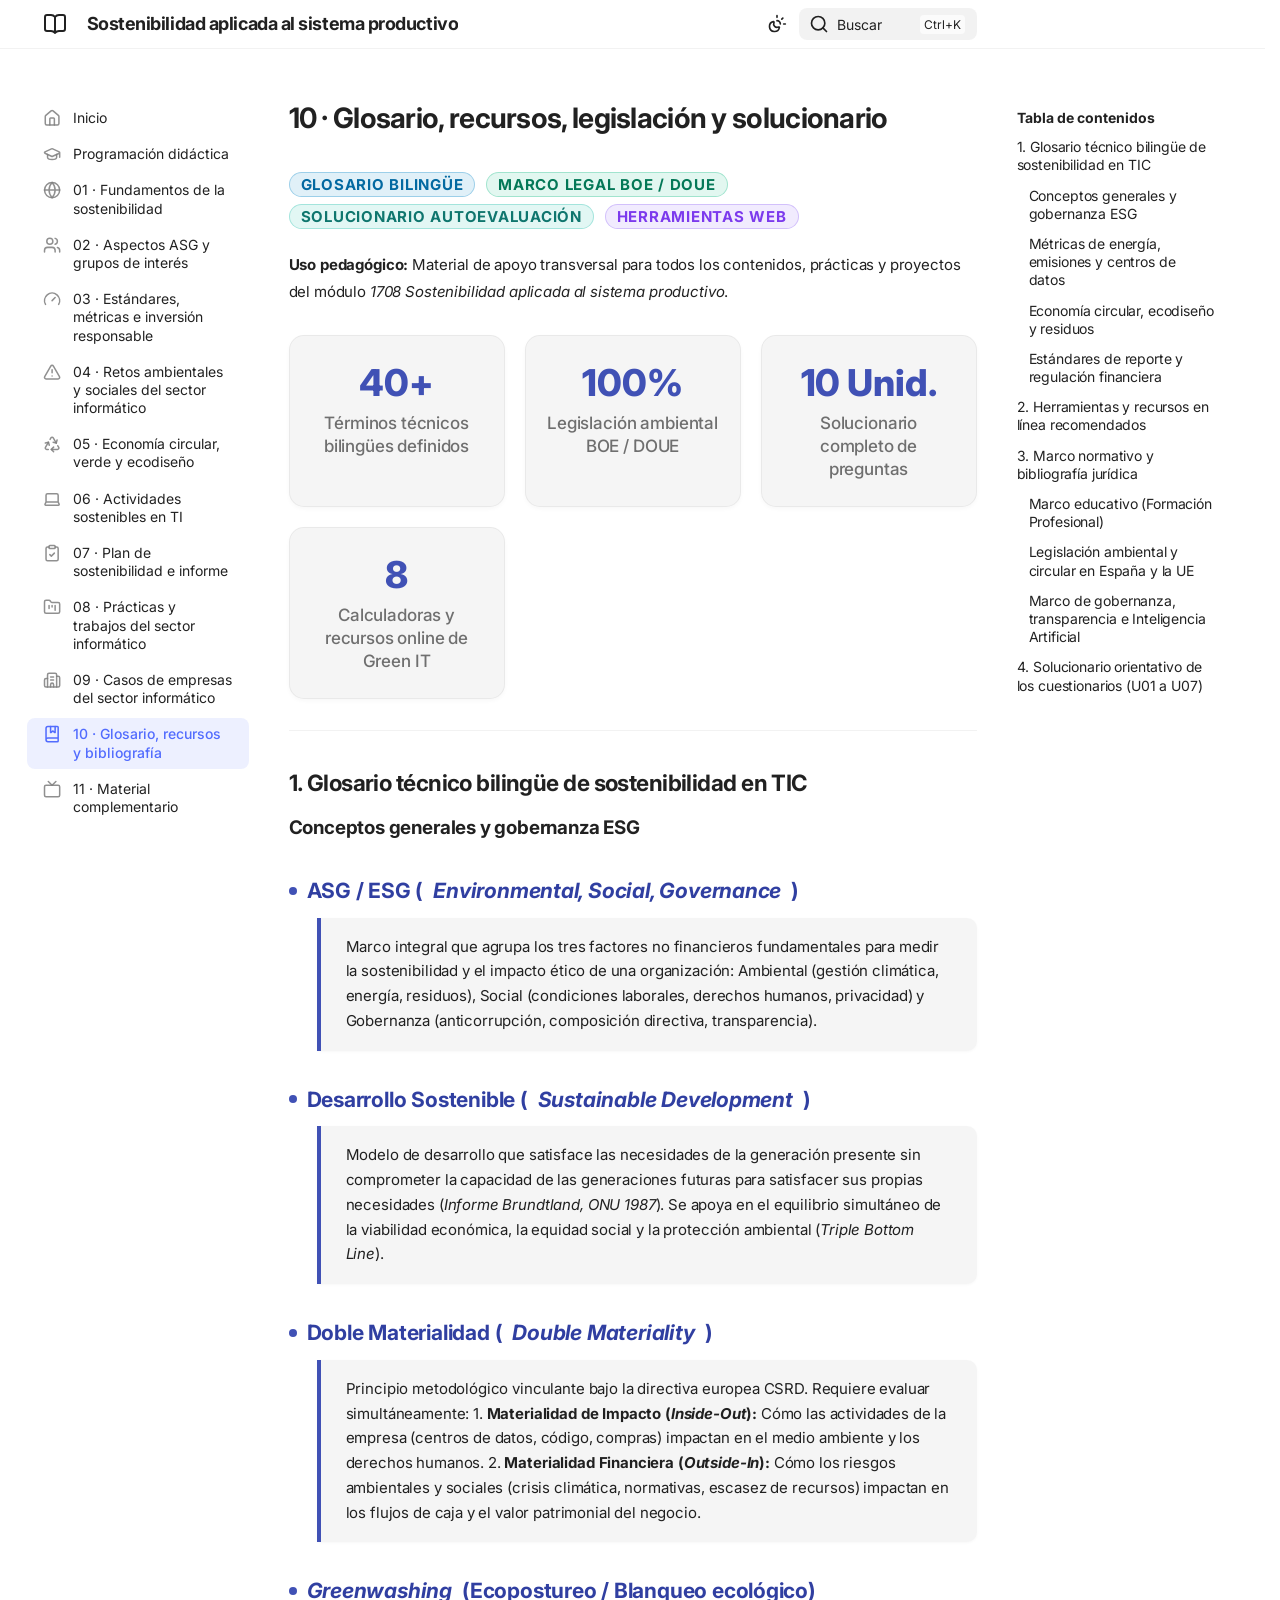
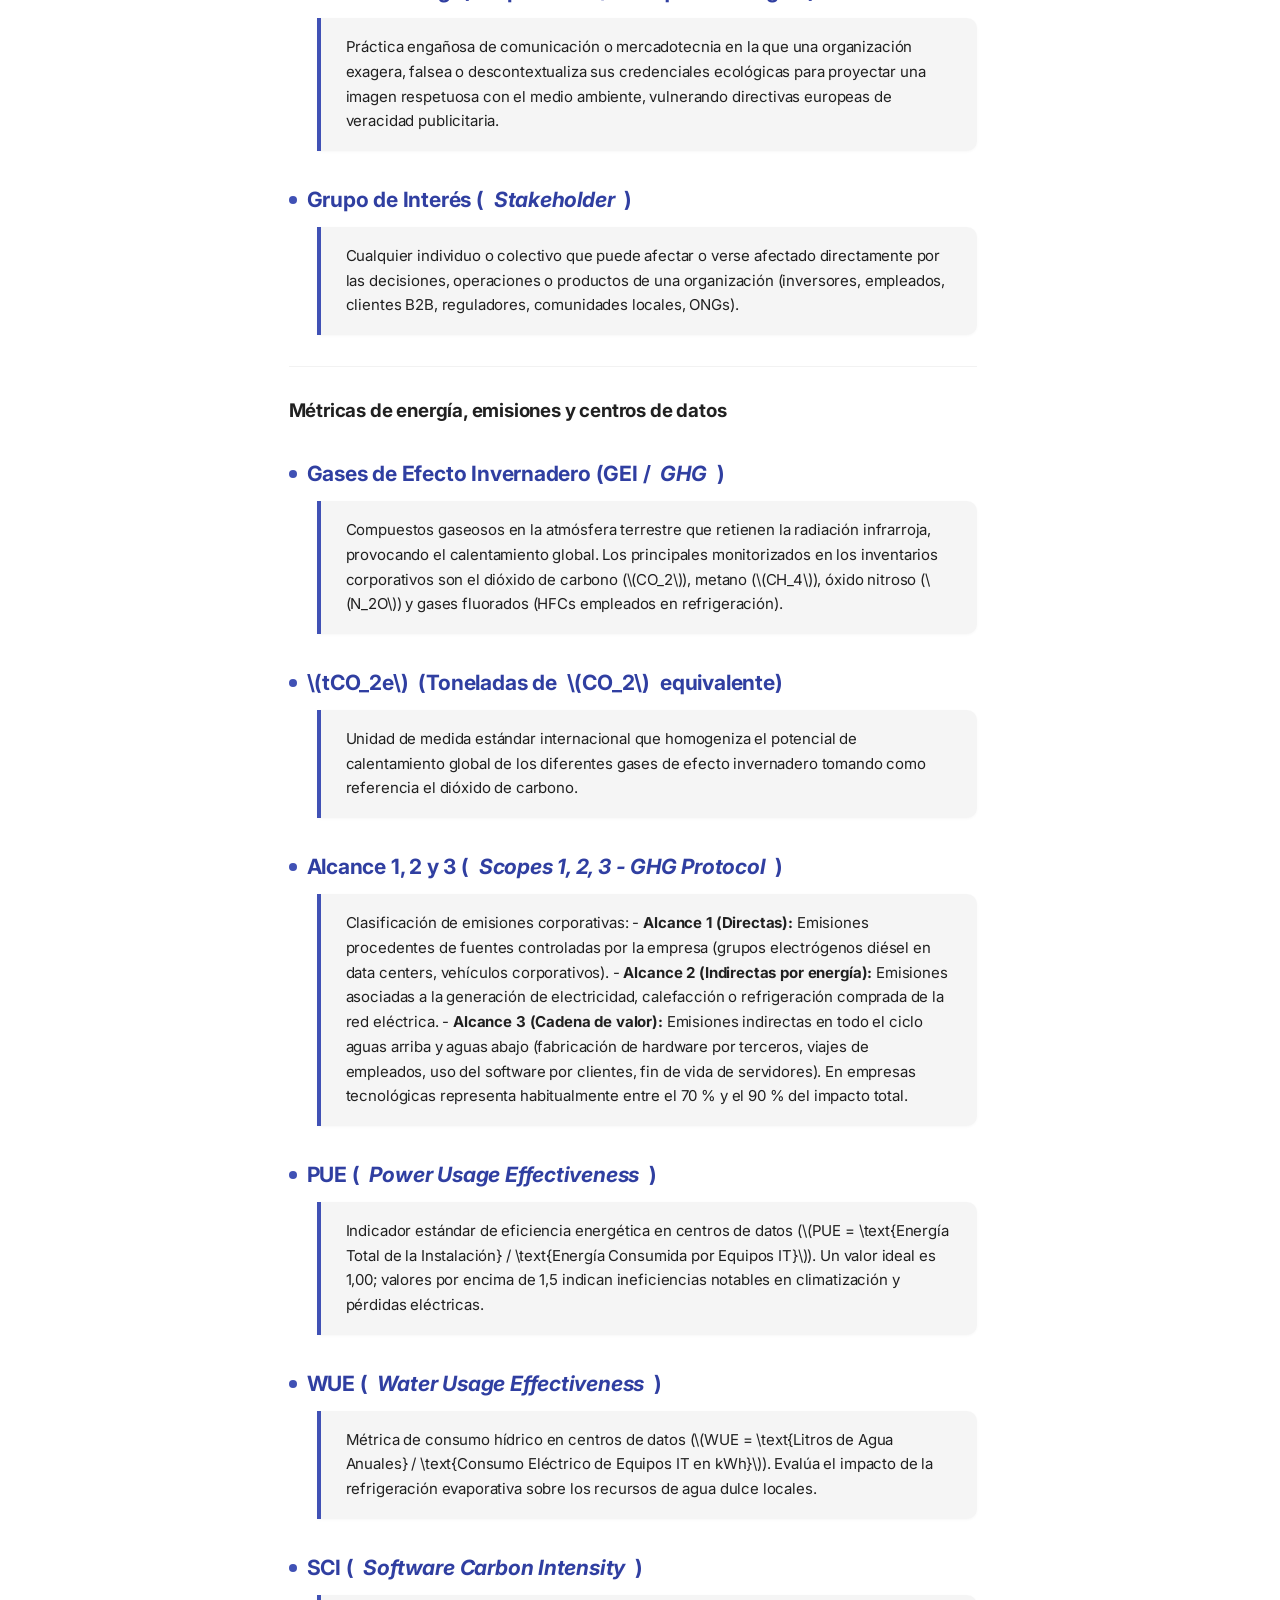
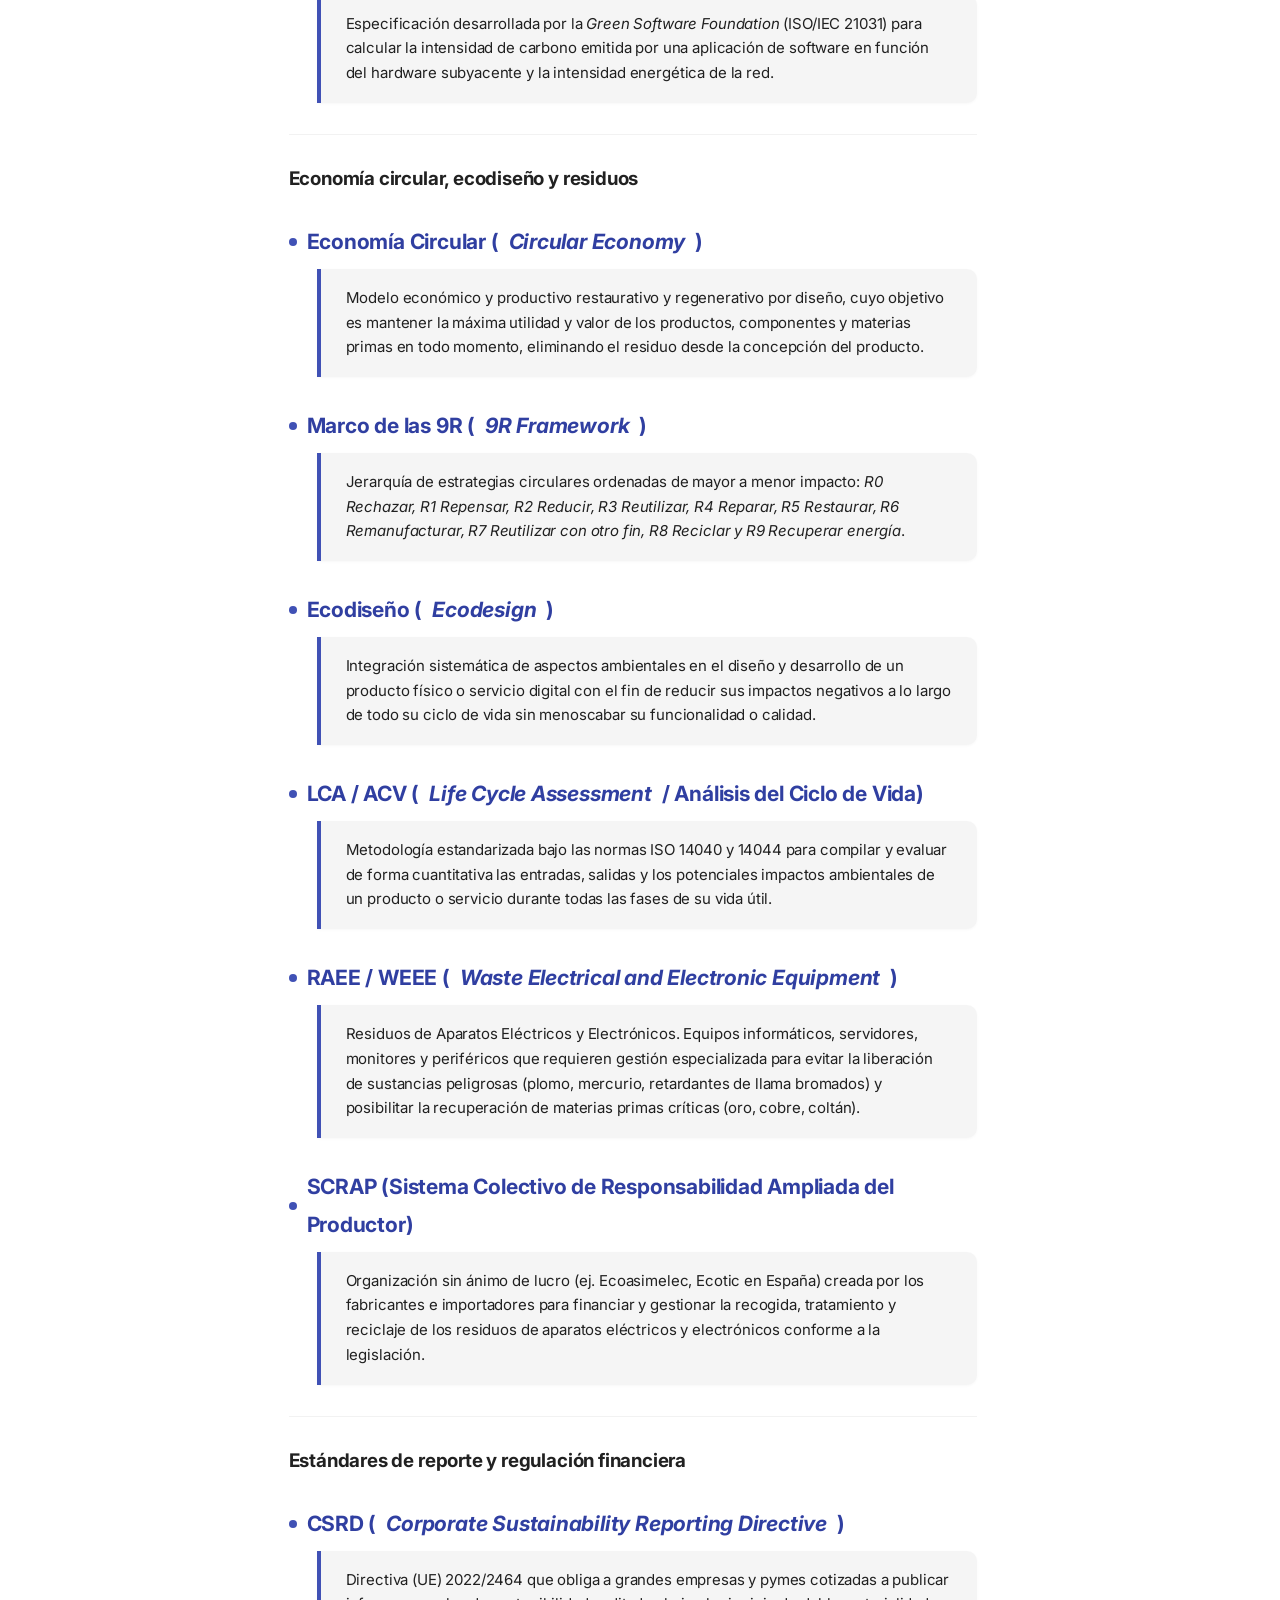
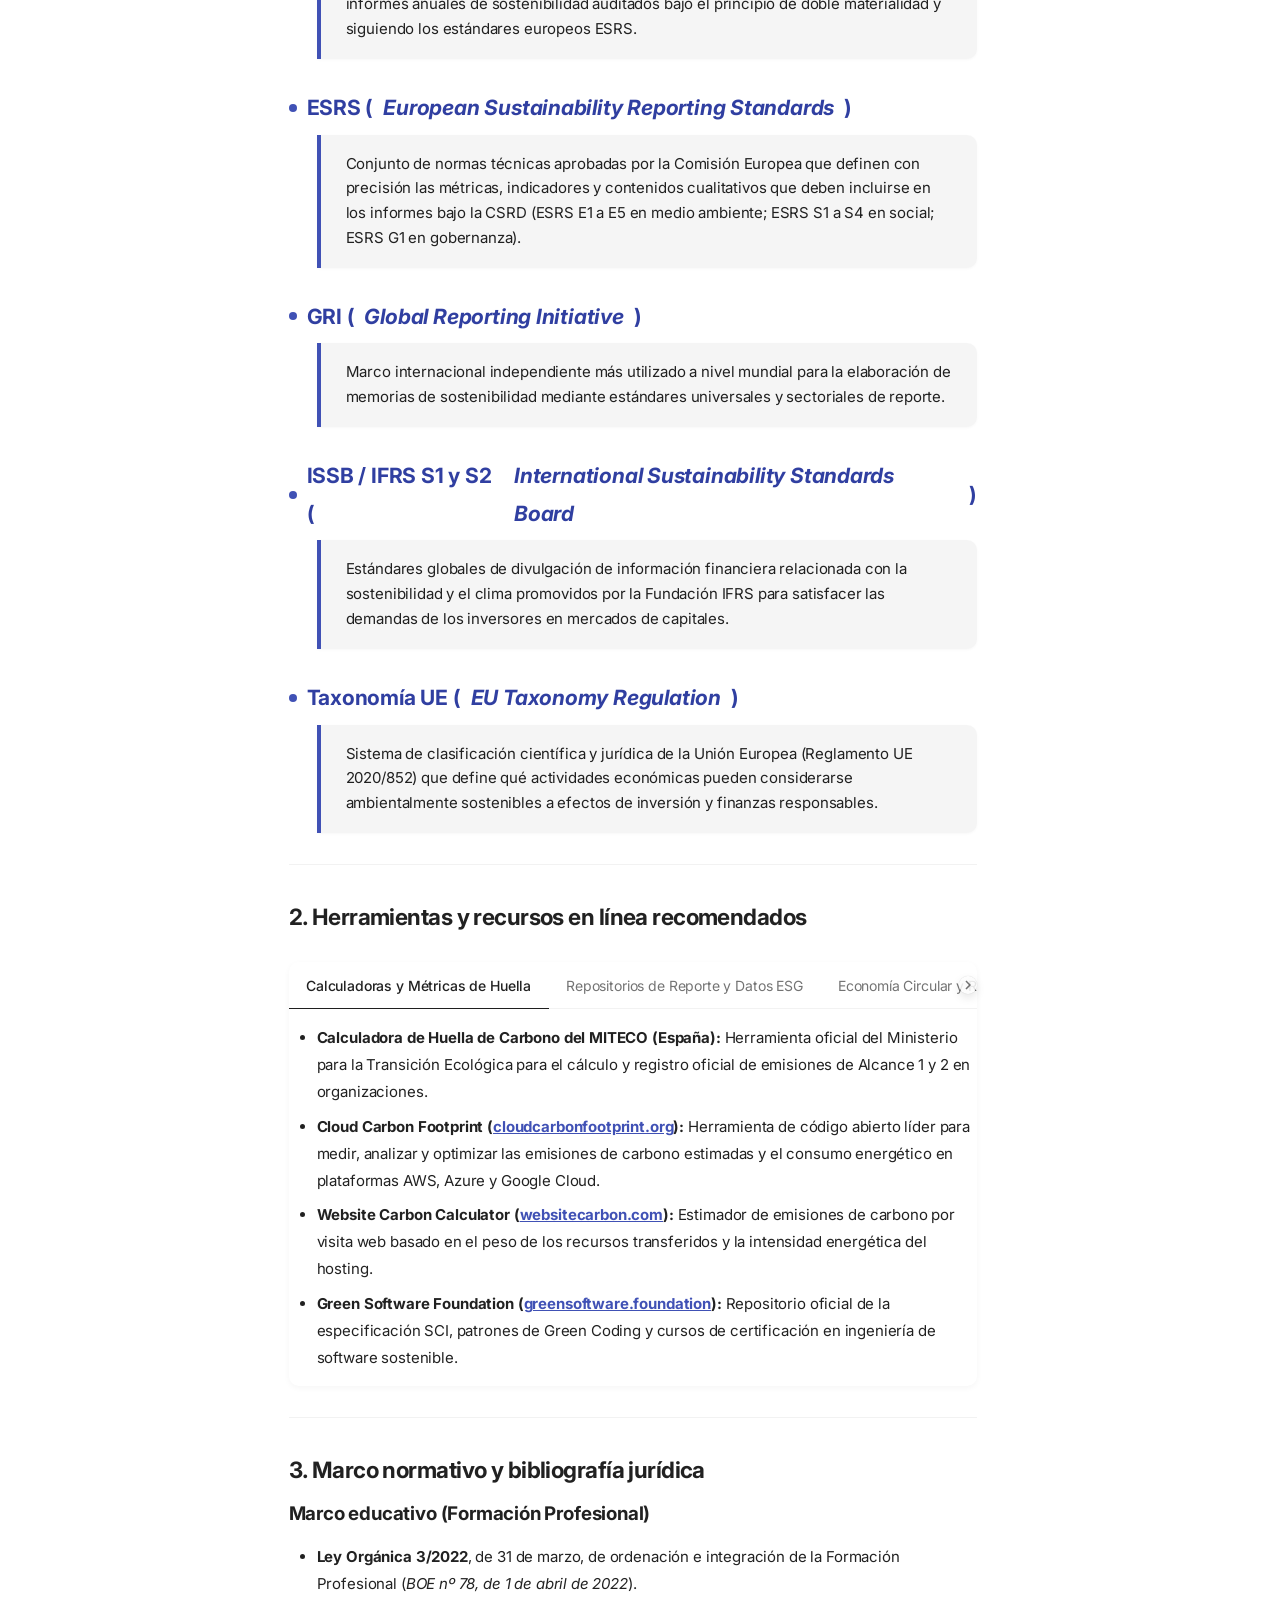
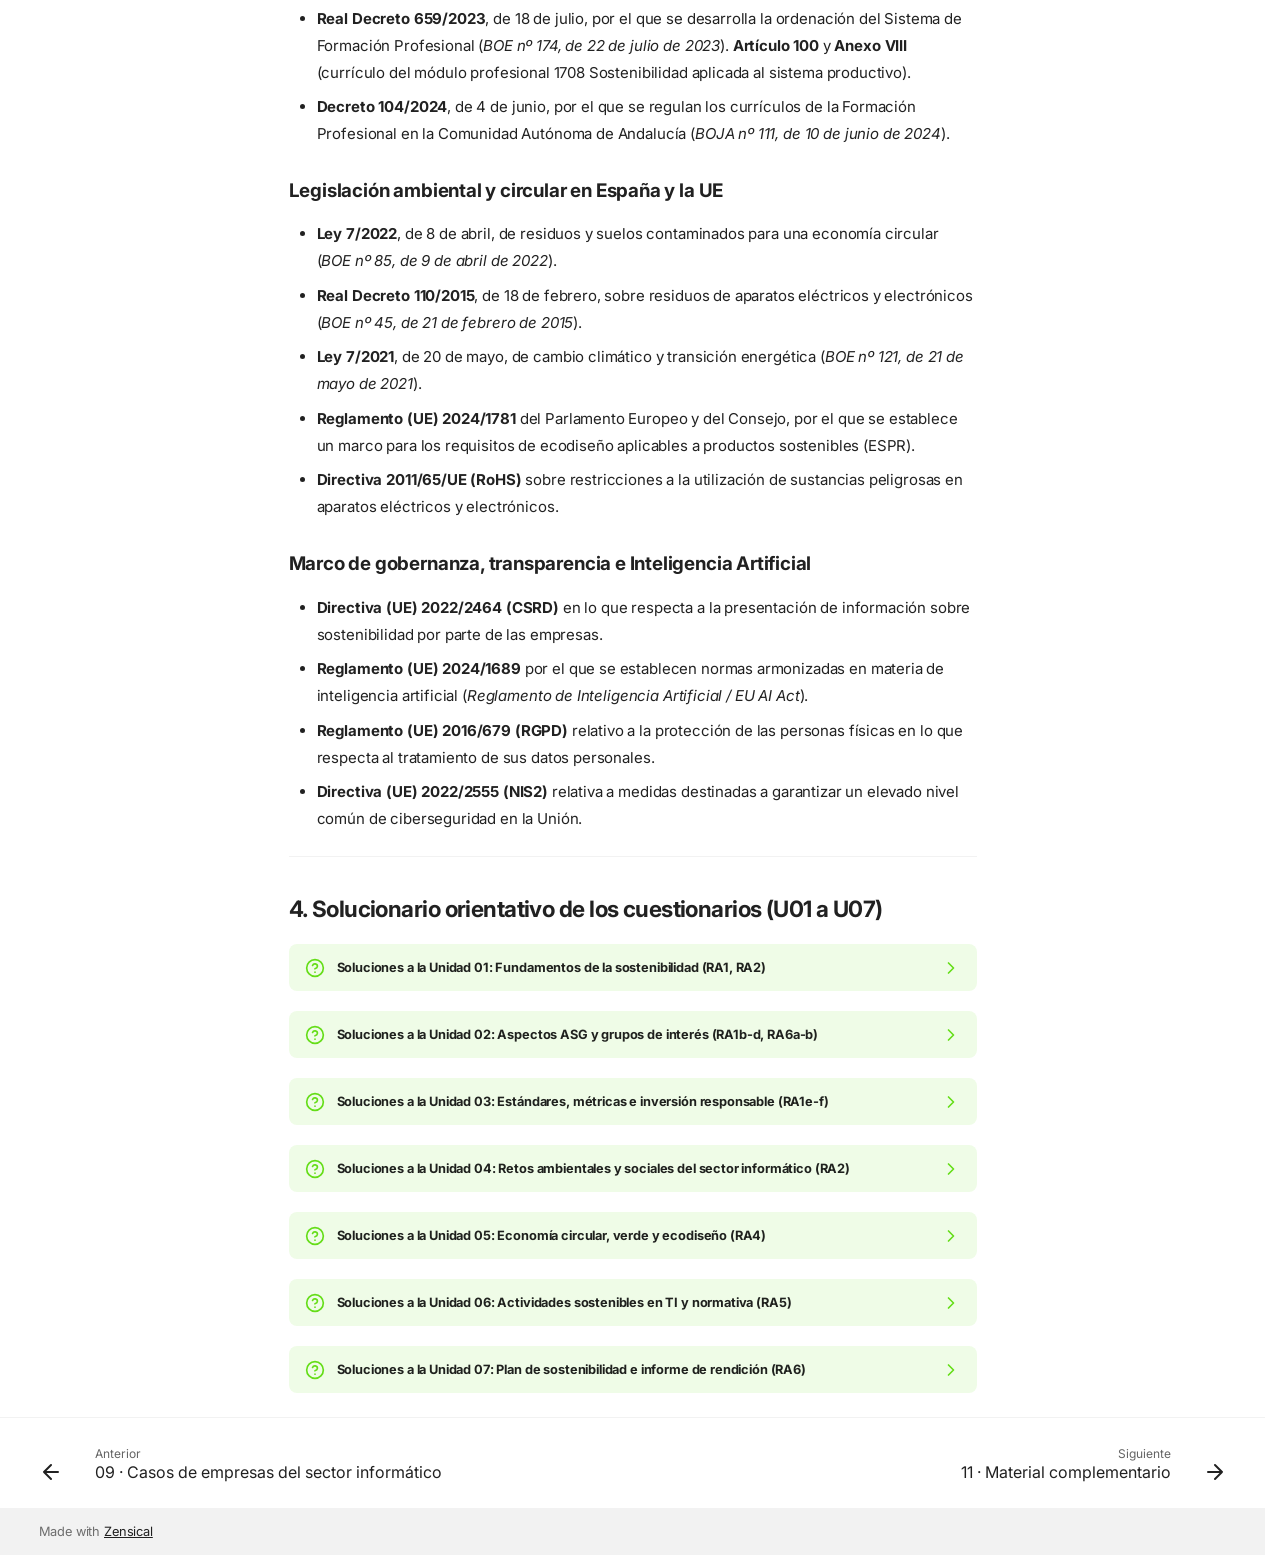
<file: site/10-glosario-recursos-bibliografia/index.html>
<!doctype html>
<html lang="es" class="no-js">
  <head>
    
      <meta charset="utf-8">
      <meta name="viewport" content="width=device-width,initial-scale=1">
      
        <meta name="description" content="Glosario técnico bilingüe de sostenibilidad y Green IT, catálogo de herramientas online, recopilación de legislación BOE/DOUE y solucionario de autoevaluación.">
      
      
      
        <link rel="canonical" href="https://www.example.com/10-glosario-recursos-bibliografia/">
      
      
        <link rel="prev" href="../09-casos-empresas-sector-informatico/">
      
      
        <link rel="next" href="../11-material-complementario/">
      
      
        
      
      
      <link rel="icon" href="../assets/images/favicon.png">
      <meta name="generator" content="zensical-0.0.69">
    
    
      
        <title>10 · Glosario, recursos, legislación y solucionario - Sostenibilidad aplicada al sistema productivo</title>
      
    
    
      
        
      
      <link rel="stylesheet" href="../assets/stylesheets/modern/main.e15858d4.min.css">
      
        
          
        
        <link rel="stylesheet" href="../assets/stylesheets/modern/palette.b27955a4.min.css">
      
      


    
    
      
    
    
      
        
        
        <link rel="preconnect" href="https://fonts.gstatic.com" crossorigin>
        <link rel="stylesheet" href="https://fonts.googleapis.com/css?family=Inter:300,300i,400,400i,500,500i,700,700i%7CJetBrains+Mono:400,400i,700,700i&amp;display=fallback">
        <style>:root{--md-text-font:"Inter";--md-code-font:"JetBrains Mono"}</style>
      
    
    
      <link rel="stylesheet" href="../stylesheets/extra.css">
    
    <script>__md_scope=new URL("..",location),__md_scope.pathname.endsWith("/")||(__md_scope=new URL(__md_scope.pathname+"/",location)),__md_hash=e=>[...e].reduce(((e,t)=>(e<<5)-e+t.charCodeAt(0)),0),__md_get=(e,t=localStorage,_=__md_scope)=>JSON.parse(t.getItem(_.pathname+"."+e)),__md_set=(e,t,_=localStorage,a=__md_scope)=>{try{_.setItem(a.pathname+"."+e,JSON.stringify(t))}catch(e){}},document.documentElement.setAttribute("data-platform",navigator.platform)</script>
    
      

    
    
  </head>
  
  
    
    
      
    
    
    
    
    <body dir="ltr" data-md-color-scheme="default" data-md-color-primary="indigo" data-md-color-accent="indigo">
  
    
    <input class="md-toggle" data-md-toggle="drawer" type="checkbox" id="__drawer" autocomplete="off">
    <input class="md-toggle" data-md-toggle="search" type="checkbox" id="__search" autocomplete="off">
    <label class="md-overlay" for="__drawer" aria-hidden="true"></label>
    <div data-md-component="skip">
      <a href="#__skip" class="md-skip">
        Saltar a contenido
      </a>
    </div>
    <div data-md-component="announce">
      
    </div>
    
    
      

  

<header class="md-header md-header--shadow" data-md-component="header">
  <nav class="md-header__inner md-grid" aria-label="Cabecera">
    <a href="./.." title="Sostenibilidad aplicada al sistema productivo" class="md-header__button md-logo" aria-label="Sostenibilidad aplicada al sistema productivo" data-md-component="logo">
      
  
  <svg xmlns="http://www.w3.org/2000/svg" fill="none" stroke="currentColor" stroke-linecap="round" stroke-linejoin="round" stroke-width="2" class="lucide lucide-book-open" viewBox="0 0 24 24"><path d="M12 5v16M20.001 19A2 2 0 0 0 22 17V5a2 2 0 0 0-1.999-2L16 3.002A5 5 0 0 0 12 5a5 5 0 0 0-4-2H4a2 2 0 0 0-2 2v12a2 2 0 0 0 1.999 2H8a5 5 0 0 1 4 2 5 5 0 0 1 4-2z"/></svg>

    </a>
    <label class="md-header__button md-icon" for="__drawer" aria-label="Navegación">
      
      <svg xmlns="http://www.w3.org/2000/svg" fill="none" stroke="currentColor" stroke-linecap="round" stroke-linejoin="round" stroke-width="2" class="lucide lucide-menu" viewBox="0 0 24 24"><path d="M4 5h16M4 12h16M4 19h16"/></svg>
    </label>
    <div class="md-header__title" data-md-component="header-title">
      <div class="md-header__ellipsis">
        <div class="md-header__topic">
          <span class="md-ellipsis">
            Sostenibilidad aplicada al sistema productivo
          </span>
        </div>
        <div class="md-header__topic" data-md-component="header-topic">
          <span class="md-ellipsis">
            
              10 · Glosario, recursos, legislación y solucionario
            
          </span>
        </div>
      </div>
    </div>
    
      
        <form class="md-header__option" data-md-component="palette">
  
    
    
    
    <input class="md-option" data-md-color-media="(prefers-color-scheme)" data-md-color-scheme="default" data-md-color-primary="indigo" data-md-color-accent="indigo"  aria-label="Switch to light mode"  type="radio" name="__palette" id="__palette_0">
    
      <label class="md-header__button md-icon" title="Switch to light mode" for="__palette_1" hidden>
        <svg xmlns="http://www.w3.org/2000/svg" fill="none" stroke="currentColor" stroke-linecap="round" stroke-linejoin="round" stroke-width="2" class="lucide lucide-sun-moon" viewBox="0 0 24 24"><path d="M12 2v2M14.837 16.385a6 6 0 1 1-7.223-7.222c.624-.147.97.66.715 1.248a4 4 0 0 0 5.26 5.259c.589-.255 1.396.09 1.248.715M16 12a4 4 0 0 0-4-4M19 5l-1.256 1.256M20 12h2"/></svg>
      </label>
    
  
    
    
    
    <input class="md-option" data-md-color-media="(prefers-color-scheme: light)" data-md-color-scheme="default" data-md-color-primary="indigo" data-md-color-accent="indigo"  aria-label="Switch to dark mode"  type="radio" name="__palette" id="__palette_1">
    
      <label class="md-header__button md-icon" title="Switch to dark mode" for="__palette_2" hidden>
        <svg xmlns="http://www.w3.org/2000/svg" fill="none" stroke="currentColor" stroke-linecap="round" stroke-linejoin="round" stroke-width="2" class="lucide lucide-sun" viewBox="0 0 24 24"><circle cx="12" cy="12" r="4"/><path d="M12 2v2M12 20v2M4.93 4.93l1.41 1.41M17.66 17.66l1.41 1.41M2 12h2M20 12h2M6.34 17.66l-1.41 1.41M19.07 4.93l-1.41 1.41"/></svg>
      </label>
    
  
    
    
    
    <input class="md-option" data-md-color-media="(prefers-color-scheme: dark)" data-md-color-scheme="slate" data-md-color-primary="indigo" data-md-color-accent="indigo"  aria-label="Switch to system preference"  type="radio" name="__palette" id="__palette_2">
    
      <label class="md-header__button md-icon" title="Switch to system preference" for="__palette_0" hidden>
        <svg xmlns="http://www.w3.org/2000/svg" fill="none" stroke="currentColor" stroke-linecap="round" stroke-linejoin="round" stroke-width="2" class="lucide lucide-moon" viewBox="0 0 24 24"><path d="M20.985 12.486a9 9 0 1 1-9.473-9.472c.405-.022.617.46.402.803a6 6 0 0 0 8.268 8.268c.344-.215.825-.004.803.401"/></svg>
      </label>
    
  
</form>
      
    
    
      <script>var palette=__md_get("__palette");if(palette&&palette.color){if("(prefers-color-scheme)"===palette.color.media){var media=matchMedia("(prefers-color-scheme: light)"),input=document.querySelector(media.matches?"[data-md-color-media='(prefers-color-scheme: light)']":"[data-md-color-media='(prefers-color-scheme: dark)']");palette.color.media=input.getAttribute("data-md-color-media"),palette.color.scheme=input.getAttribute("data-md-color-scheme"),palette.color.primary=input.getAttribute("data-md-color-primary"),palette.color.accent=input.getAttribute("data-md-color-accent")}for(var[key,value]of Object.entries(palette.color))document.body.setAttribute("data-md-color-"+key,value)}</script>
    
    
    
      
      
        <label class="md-header__button md-icon" for="__search" aria-label="Buscar">
          
          <svg xmlns="http://www.w3.org/2000/svg" fill="none" stroke="currentColor" stroke-linecap="round" stroke-linejoin="round" stroke-width="2" class="lucide lucide-search" viewBox="0 0 24 24"><path d="m21 21-4.34-4.34"/><circle cx="11" cy="11" r="8"/></svg>
        </label>
        <div class="md-search" data-md-component="search" role="dialog" aria-label="Buscar">
  <button type="button" class="md-search__button">
    Buscar
  </button>
</div>
      
    
    <div class="md-header__source">
      
    </div>
  </nav>
  
</header>
    
    <div class="md-container" data-md-component="container">
      
      
        
          
        
      
      <main class="md-main" data-md-component="main">
        <div class="md-main__inner md-grid">
          
            
              
              <div class="md-sidebar md-sidebar--primary" data-md-component="sidebar" data-md-type="navigation" >
                <div class="md-sidebar__scrollwrap">
                  <div class="md-sidebar__inner">
                    



<nav class="md-nav md-nav--primary" aria-label="Navegación" data-md-level="0">
  <label class="md-nav__title" for="__drawer">
    <a href="./.." title="Sostenibilidad aplicada al sistema productivo" class="md-nav__button md-logo" aria-label="Sostenibilidad aplicada al sistema productivo" data-md-component="logo">
      
  
  <svg xmlns="http://www.w3.org/2000/svg" fill="none" stroke="currentColor" stroke-linecap="round" stroke-linejoin="round" stroke-width="2" class="lucide lucide-book-open" viewBox="0 0 24 24"><path d="M12 5v16M20.001 19A2 2 0 0 0 22 17V5a2 2 0 0 0-1.999-2L16 3.002A5 5 0 0 0 12 5a5 5 0 0 0-4-2H4a2 2 0 0 0-2 2v12a2 2 0 0 0 1.999 2H8a5 5 0 0 1 4 2 5 5 0 0 1 4-2z"/></svg>

    </a>
    Sostenibilidad aplicada al sistema productivo
  </label>
  
  <ul class="md-nav__list" data-md-scrollfix>
    
      
      
  
  
  
  
    <li class="md-nav__item">
      <a href="./.." class="md-nav__link">
        
  
  
    <svg xmlns="http://www.w3.org/2000/svg" fill="none" stroke="currentColor" stroke-linecap="round" stroke-linejoin="round" stroke-width="2" class="lucide lucide-home" viewBox="0 0 24 24"><path d="M15 21v-8a1 1 0 0 0-1-1h-4a1 1 0 0 0-1 1v8"/><path d="M3 10a2 2 0 0 1 .709-1.528l7-6a2 2 0 0 1 2.582 0l7 6A2 2 0 0 1 21 10v9a2 2 0 0 1-2 2H5a2 2 0 0 1-2-2z"/></svg>
  
  <span class="md-ellipsis">
    
  
  Inicio

    
  </span>
  
  

      </a>
    </li>
  

    
      
      
  
  
  
  
    <li class="md-nav__item">
      <a href="../programacion-didactica/" class="md-nav__link">
        
  
  
    <svg xmlns="http://www.w3.org/2000/svg" fill="none" stroke="currentColor" stroke-linecap="round" stroke-linejoin="round" stroke-width="2" class="lucide lucide-graduation-cap" viewBox="0 0 24 24"><path d="M21.42 10.922a1 1 0 0 0-.019-1.838L12.83 5.18a2 2 0 0 0-1.66 0L2.6 9.08a1 1 0 0 0 0 1.832l8.57 3.908a2 2 0 0 0 1.66 0zM22 10v6"/><path d="M6 12.5V16a6 3 0 0 0 12 0v-3.5"/></svg>
  
  <span class="md-ellipsis">
    
  
  Programación didáctica

    
  </span>
  
  

      </a>
    </li>
  

    
      
      
  
  
  
  
    <li class="md-nav__item">
      <a href="../01-fundamentos-sostenibilidad/" class="md-nav__link">
        
  
  
    <svg xmlns="http://www.w3.org/2000/svg" fill="none" stroke="currentColor" stroke-linecap="round" stroke-linejoin="round" stroke-width="2" class="lucide lucide-globe" viewBox="0 0 24 24"><circle cx="12" cy="12" r="10"/><path d="M12 2a14.5 14.5 0 0 0 0 20 14.5 14.5 0 0 0 0-20M2 12h20"/></svg>
  
  <span class="md-ellipsis">
    
  
  01 · Fundamentos de la sostenibilidad

    
  </span>
  
  

      </a>
    </li>
  

    
      
      
  
  
  
  
    <li class="md-nav__item">
      <a href="../02-aspectos-ASG-y-grupos-de-interes/" class="md-nav__link">
        
  
  
    <svg xmlns="http://www.w3.org/2000/svg" fill="none" stroke="currentColor" stroke-linecap="round" stroke-linejoin="round" stroke-width="2" class="lucide lucide-users" viewBox="0 0 24 24"><path d="M16 21v-2a4 4 0 0 0-4-4H6a4 4 0 0 0-4 4v2M16 3.128a4 4 0 0 1 0 7.744M22 21v-2a4 4 0 0 0-3-3.87"/><circle cx="9" cy="7" r="4"/></svg>
  
  <span class="md-ellipsis">
    
  
  02 · Aspectos ASG y grupos de interés

    
  </span>
  
  

      </a>
    </li>
  

    
      
      
  
  
  
  
    <li class="md-nav__item">
      <a href="../03-estandares-metricas-e-inversion-responsable/" class="md-nav__link">
        
  
  
    <svg xmlns="http://www.w3.org/2000/svg" fill="none" stroke="currentColor" stroke-linecap="round" stroke-linejoin="round" stroke-width="2" class="lucide lucide-gauge" viewBox="0 0 24 24"><path d="m12 14 4-4M3.34 19a10 10 0 1 1 17.32 0"/></svg>
  
  <span class="md-ellipsis">
    
  
  03 · Estándares, métricas e inversión responsable

    
  </span>
  
  

      </a>
    </li>
  

    
      
      
  
  
  
  
    <li class="md-nav__item">
      <a href="../04-retos-ambientales-y-sociales-sector-informatico/" class="md-nav__link">
        
  
  
    <svg xmlns="http://www.w3.org/2000/svg" fill="none" stroke="currentColor" stroke-linecap="round" stroke-linejoin="round" stroke-width="2" class="lucide lucide-alert-triangle" viewBox="0 0 24 24"><path d="m21.73 18-8-14a2 2 0 0 0-3.48 0l-8 14A2 2 0 0 0 4 21h16a2 2 0 0 0 1.73-3M12 9v4M12 17h.01"/></svg>
  
  <span class="md-ellipsis">
    
  
  04 · Retos ambientales y sociales del sector informático

    
  </span>
  
  

      </a>
    </li>
  

    
      
      
  
  
  
  
    <li class="md-nav__item">
      <a href="../05-economia-circular-verde-y-ecodisenio/" class="md-nav__link">
        
  
  
    <svg xmlns="http://www.w3.org/2000/svg" fill="none" stroke="currentColor" stroke-linecap="round" stroke-linejoin="round" stroke-width="2" class="lucide lucide-recycle" viewBox="0 0 24 24"><path d="M7 19H4.815a1.83 1.83 0 0 1-1.57-.881 1.79 1.79 0 0 1-.004-1.784L7.196 9.5M11 19h8.203a1.83 1.83 0 0 0 1.556-.89 1.78 1.78 0 0 0 0-1.775l-1.226-2.12"/><path d="m14 16-3 3 3 3M8.293 13.596 7.196 9.5 3.1 10.598M9.344 5.811l1.093-1.892A1.83 1.83 0 0 1 11.985 3a1.78 1.78 0 0 1 1.546.888l3.943 6.843"/><path d="m13.378 9.633 4.096 1.098 1.097-4.096"/></svg>
  
  <span class="md-ellipsis">
    
  
  05 · Economía circular, verde y ecodiseño

    
  </span>
  
  

      </a>
    </li>
  

    
      
      
  
  
  
  
    <li class="md-nav__item">
      <a href="../06-actividades-sostenibles-en-ti/" class="md-nav__link">
        
  
  
    <svg xmlns="http://www.w3.org/2000/svg" fill="none" stroke="currentColor" stroke-linecap="round" stroke-linejoin="round" stroke-width="2" class="lucide lucide-laptop" viewBox="0 0 24 24"><path d="M18 5a2 2 0 0 1 2 2v8.526a2 2 0 0 0 .212.897l1.068 2.127a1 1 0 0 1-.9 1.45H3.62a1 1 0 0 1-.9-1.45l1.068-2.127A2 2 0 0 0 4 15.526V7a2 2 0 0 1 2-2zM20.054 15.987H3.946"/></svg>
  
  <span class="md-ellipsis">
    
  
  06 · Actividades sostenibles en TI

    
  </span>
  
  

      </a>
    </li>
  

    
      
      
  
  
  
  
    <li class="md-nav__item">
      <a href="../07-plan-sostenibilidad-e-informe/" class="md-nav__link">
        
  
  
    <svg xmlns="http://www.w3.org/2000/svg" fill="none" stroke="currentColor" stroke-linecap="round" stroke-linejoin="round" stroke-width="2" class="lucide lucide-clipboard-check" viewBox="0 0 24 24"><rect width="8" height="4" x="8" y="2" rx="1" ry="1"/><path d="M16 4h2a2 2 0 0 1 2 2v14a2 2 0 0 1-2 2H6a2 2 0 0 1-2-2V6a2 2 0 0 1 2-2h2"/><path d="m9 14 2 2 4-4"/></svg>
  
  <span class="md-ellipsis">
    
  
  07 · Plan de sostenibilidad e informe

    
  </span>
  
  

      </a>
    </li>
  

    
      
      
  
  
  
  
    <li class="md-nav__item">
      <a href="../08-practicas-y-trabajos-sector-informatico/" class="md-nav__link">
        
  
  
    <svg xmlns="http://www.w3.org/2000/svg" fill="none" stroke="currentColor" stroke-linecap="round" stroke-linejoin="round" stroke-width="2" class="lucide lucide-folder-kanban" viewBox="0 0 24 24"><path d="M4 20h16a2 2 0 0 0 2-2V8a2 2 0 0 0-2-2h-7.93a2 2 0 0 1-1.66-.9l-.82-1.2A2 2 0 0 0 7.93 3H4a2 2 0 0 0-2 2v13c0 1.1.9 2 2 2M8 10v4M12 10v2M16 10v6"/></svg>
  
  <span class="md-ellipsis">
    
  
  08 · Prácticas y trabajos del sector informático

    
  </span>
  
  

      </a>
    </li>
  

    
      
      
  
  
  
  
    <li class="md-nav__item">
      <a href="../09-casos-empresas-sector-informatico/" class="md-nav__link">
        
  
  
    <svg xmlns="http://www.w3.org/2000/svg" fill="none" stroke="currentColor" stroke-linecap="round" stroke-linejoin="round" stroke-width="2" class="lucide lucide-building-2" viewBox="0 0 24 24"><path d="M10 12h4M10 8h4M14 21v-3a2 2 0 0 0-4 0v3"/><path d="M6 10H4a2 2 0 0 0-2 2v7a2 2 0 0 0 2 2h16a2 2 0 0 0 2-2V9a2 2 0 0 0-2-2h-2"/><path d="M6 21V5a2 2 0 0 1 2-2h8a2 2 0 0 1 2 2v16"/></svg>
  
  <span class="md-ellipsis">
    
  
  09 · Casos de empresas del sector informático

    
  </span>
  
  

      </a>
    </li>
  

    
      
      
  
  
    
  
  
  
    <li class="md-nav__item md-nav__item--active">
      
      
      
      
        
      
      
        <label class="md-nav__link md-nav__link--active" for="__toc">
          
  
  
    <svg xmlns="http://www.w3.org/2000/svg" fill="none" stroke="currentColor" stroke-linecap="round" stroke-linejoin="round" stroke-width="2" class="lucide lucide-book-marked" viewBox="0 0 24 24"><path d="M10 2v7.751a.25.25 0 0 0 .407.195l2.28-1.834a.5.5 0 0 1 .627 0l2.28 1.834A.25.25 0 0 0 16 9.751V2"/><path d="M4 19.5v-15A2.5 2.5 0 0 1 6.5 2H19a1 1 0 0 1 1 1v18a1 1 0 0 1-1 1H6.5a1 1 0 0 1 0-5H20"/></svg>
  
  <span class="md-ellipsis">
    
  
  10 · Glosario, recursos y bibliografía

    
  </span>
  
  

          <span class="md-nav__icon md-icon"></span>
        </label>
      
      <a href="././" class="md-nav__link md-nav__link--active">
        
  
  
    <svg xmlns="http://www.w3.org/2000/svg" fill="none" stroke="currentColor" stroke-linecap="round" stroke-linejoin="round" stroke-width="2" class="lucide lucide-book-marked" viewBox="0 0 24 24"><path d="M10 2v7.751a.25.25 0 0 0 .407.195l2.28-1.834a.5.5 0 0 1 .627 0l2.28 1.834A.25.25 0 0 0 16 9.751V2"/><path d="M4 19.5v-15A2.5 2.5 0 0 1 6.5 2H19a1 1 0 0 1 1 1v18a1 1 0 0 1-1 1H6.5a1 1 0 0 1 0-5H20"/></svg>
  
  <span class="md-ellipsis">
    
  
  10 · Glosario, recursos y bibliografía

    
  </span>
  
  

      </a>
      
        


<nav class="md-nav md-nav--secondary" aria-label="Tabla de contenidos">
  
  
  
    
  
  
    <label class="md-nav__title" for="__toc">
      <span class="md-nav__icon md-icon"></span>
      Tabla de contenidos
    </label>
    <ul class="md-nav__list" data-md-component="toc" data-md-scrollfix>
      
        <li class="md-nav__item">
  <a href="#1-glosario-tecnico-bilingue-de-sostenibilidad-en-tic" class="md-nav__link">
    <span class="md-ellipsis">
      <span class="md-typeset">
        1. Glosario técnico bilingüe de sostenibilidad en TIC
      </span>
    </span>
  </a>
  
    <nav class="md-nav" aria-label="1. Glosario técnico bilingüe de sostenibilidad en TIC">
      <ul class="md-nav__list">
        
          <li class="md-nav__item">
  <a href="#conceptos-generales-y-gobernanza-esg" class="md-nav__link">
    <span class="md-ellipsis">
      <span class="md-typeset">
        Conceptos generales y gobernanza ESG
      </span>
    </span>
  </a>
  
</li>
        
          <li class="md-nav__item">
  <a href="#metricas-de-energia-emisiones-y-centros-de-datos" class="md-nav__link">
    <span class="md-ellipsis">
      <span class="md-typeset">
        Métricas de energía, emisiones y centros de datos
      </span>
    </span>
  </a>
  
</li>
        
          <li class="md-nav__item">
  <a href="#economia-circular-ecodiseno-y-residuos" class="md-nav__link">
    <span class="md-ellipsis">
      <span class="md-typeset">
        Economía circular, ecodiseño y residuos
      </span>
    </span>
  </a>
  
</li>
        
          <li class="md-nav__item">
  <a href="#estandares-de-reporte-y-regulacion-financiera" class="md-nav__link">
    <span class="md-ellipsis">
      <span class="md-typeset">
        Estándares de reporte y regulación financiera
      </span>
    </span>
  </a>
  
</li>
        
      </ul>
    </nav>
  
</li>
      
        <li class="md-nav__item">
  <a href="#2-herramientas-y-recursos-en-linea-recomendados" class="md-nav__link">
    <span class="md-ellipsis">
      <span class="md-typeset">
        2. Herramientas y recursos en línea recomendados
      </span>
    </span>
  </a>
  
</li>
      
        <li class="md-nav__item">
  <a href="#3-marco-normativo-y-bibliografia-juridica" class="md-nav__link">
    <span class="md-ellipsis">
      <span class="md-typeset">
        3. Marco normativo y bibliografía jurídica
      </span>
    </span>
  </a>
  
    <nav class="md-nav" aria-label="3. Marco normativo y bibliografía jurídica">
      <ul class="md-nav__list">
        
          <li class="md-nav__item">
  <a href="#marco-educativo-formacion-profesional" class="md-nav__link">
    <span class="md-ellipsis">
      <span class="md-typeset">
        Marco educativo (Formación Profesional)
      </span>
    </span>
  </a>
  
</li>
        
          <li class="md-nav__item">
  <a href="#legislacion-ambiental-y-circular-en-espana-y-la-ue" class="md-nav__link">
    <span class="md-ellipsis">
      <span class="md-typeset">
        Legislación ambiental y circular en España y la UE
      </span>
    </span>
  </a>
  
</li>
        
          <li class="md-nav__item">
  <a href="#marco-de-gobernanza-transparencia-e-inteligencia-artificial" class="md-nav__link">
    <span class="md-ellipsis">
      <span class="md-typeset">
        Marco de gobernanza, transparencia e Inteligencia Artificial
      </span>
    </span>
  </a>
  
</li>
        
      </ul>
    </nav>
  
</li>
      
        <li class="md-nav__item">
  <a href="#4-solucionario-orientativo-de-los-cuestionarios-u01-a-u07" class="md-nav__link">
    <span class="md-ellipsis">
      <span class="md-typeset">
        4. Solucionario orientativo de los cuestionarios (U01 a U07)
      </span>
    </span>
  </a>
  
</li>
      
    </ul>
  
</nav>
      
    </li>
  

    
      
      
  
  
  
  
    <li class="md-nav__item">
      <a href="../11-material-complementario/" class="md-nav__link">
        
  
  
    <svg xmlns="http://www.w3.org/2000/svg" fill="none" stroke="currentColor" stroke-linecap="round" stroke-linejoin="round" stroke-width="2" class="lucide lucide-tv" viewBox="0 0 24 24"><path d="m17 2-5 5-5-5"/><rect width="20" height="15" x="2" y="7" rx="2"/></svg>
  
  <span class="md-ellipsis">
    
  
  11 · Material complementario

    
  </span>
  
  

      </a>
    </li>
  

    
  </ul>
</nav>
                  </div>
                </div>
              </div>
            
            
              
              <div class="md-sidebar md-sidebar--secondary" data-md-component="sidebar" data-md-type="toc" >
                <div class="md-sidebar__scrollwrap">
                  
                    
                    
                    
                      
                    
                    
                      <input class="md-nav__toggle md-toggle" type="checkbox" id="__toc">
                      <div class="md-sidebar-button__wrapper">
                        <label class="md-sidebar-button" for="__toc"></label>
                      </div>
                    
                  
                  <div class="md-sidebar__inner">
                    


<nav class="md-nav md-nav--secondary" aria-label="Tabla de contenidos">
  
  
  
    
  
  
    <label class="md-nav__title" for="__toc">
      <span class="md-nav__icon md-icon"></span>
      Tabla de contenidos
    </label>
    <ul class="md-nav__list" data-md-component="toc" data-md-scrollfix>
      
        <li class="md-nav__item">
  <a href="#1-glosario-tecnico-bilingue-de-sostenibilidad-en-tic" class="md-nav__link">
    <span class="md-ellipsis">
      <span class="md-typeset">
        1. Glosario técnico bilingüe de sostenibilidad en TIC
      </span>
    </span>
  </a>
  
    <nav class="md-nav" aria-label="1. Glosario técnico bilingüe de sostenibilidad en TIC">
      <ul class="md-nav__list">
        
          <li class="md-nav__item">
  <a href="#conceptos-generales-y-gobernanza-esg" class="md-nav__link">
    <span class="md-ellipsis">
      <span class="md-typeset">
        Conceptos generales y gobernanza ESG
      </span>
    </span>
  </a>
  
</li>
        
          <li class="md-nav__item">
  <a href="#metricas-de-energia-emisiones-y-centros-de-datos" class="md-nav__link">
    <span class="md-ellipsis">
      <span class="md-typeset">
        Métricas de energía, emisiones y centros de datos
      </span>
    </span>
  </a>
  
</li>
        
          <li class="md-nav__item">
  <a href="#economia-circular-ecodiseno-y-residuos" class="md-nav__link">
    <span class="md-ellipsis">
      <span class="md-typeset">
        Economía circular, ecodiseño y residuos
      </span>
    </span>
  </a>
  
</li>
        
          <li class="md-nav__item">
  <a href="#estandares-de-reporte-y-regulacion-financiera" class="md-nav__link">
    <span class="md-ellipsis">
      <span class="md-typeset">
        Estándares de reporte y regulación financiera
      </span>
    </span>
  </a>
  
</li>
        
      </ul>
    </nav>
  
</li>
      
        <li class="md-nav__item">
  <a href="#2-herramientas-y-recursos-en-linea-recomendados" class="md-nav__link">
    <span class="md-ellipsis">
      <span class="md-typeset">
        2. Herramientas y recursos en línea recomendados
      </span>
    </span>
  </a>
  
</li>
      
        <li class="md-nav__item">
  <a href="#3-marco-normativo-y-bibliografia-juridica" class="md-nav__link">
    <span class="md-ellipsis">
      <span class="md-typeset">
        3. Marco normativo y bibliografía jurídica
      </span>
    </span>
  </a>
  
    <nav class="md-nav" aria-label="3. Marco normativo y bibliografía jurídica">
      <ul class="md-nav__list">
        
          <li class="md-nav__item">
  <a href="#marco-educativo-formacion-profesional" class="md-nav__link">
    <span class="md-ellipsis">
      <span class="md-typeset">
        Marco educativo (Formación Profesional)
      </span>
    </span>
  </a>
  
</li>
        
          <li class="md-nav__item">
  <a href="#legislacion-ambiental-y-circular-en-espana-y-la-ue" class="md-nav__link">
    <span class="md-ellipsis">
      <span class="md-typeset">
        Legislación ambiental y circular en España y la UE
      </span>
    </span>
  </a>
  
</li>
        
          <li class="md-nav__item">
  <a href="#marco-de-gobernanza-transparencia-e-inteligencia-artificial" class="md-nav__link">
    <span class="md-ellipsis">
      <span class="md-typeset">
        Marco de gobernanza, transparencia e Inteligencia Artificial
      </span>
    </span>
  </a>
  
</li>
        
      </ul>
    </nav>
  
</li>
      
        <li class="md-nav__item">
  <a href="#4-solucionario-orientativo-de-los-cuestionarios-u01-a-u07" class="md-nav__link">
    <span class="md-ellipsis">
      <span class="md-typeset">
        4. Solucionario orientativo de los cuestionarios (U01 a U07)
      </span>
    </span>
  </a>
  
</li>
      
    </ul>
  
</nav>
                  </div>
                </div>
              </div>
            
          
          
            <div class="md-content" data-md-component="content">
              
                



  


              
              <article class="md-content__inner md-typeset">
                <a id="__skip" tabindex="-1"></a>
                
                  


<h1 id="10-glosario-recursos-legislacion-y-solucionario">10 · Glosario, recursos, legislación y solucionario<a class="headerlink" href="#10-glosario-recursos-legislacion-y-solucionario" title="Permanent link">&para;</a></h1>
<p><span class="badge badge-tic">Glosario Bilingüe</span>
<span class="badge badge-e">Marco Legal BOE / DOUE</span>
<span class="badge badge-kpi">Solucionario Autoevaluación</span>
<span class="badge badge-software">Herramientas Web</span></p>
<p><strong>Uso pedagógico:</strong> Material de apoyo transversal para todos los contenidos, prácticas y proyectos del módulo <em>1708 Sostenibilidad aplicada al sistema productivo</em>.</p>
<div class="stat-grid">
  <div class="stat-card">
    <div class="stat-number">40+</div>
    <div class="stat-label">Términos técnicos bilingües definidos</div>
  </div>
  <div class="stat-card">
    <div class="stat-number">100%</div>
    <div class="stat-label">Legislación ambiental BOE / DOUE</div>
  </div>
  <div class="stat-card">
    <div class="stat-number">10 Unid.</div>
    <div class="stat-label">Solucionario completo de preguntas</div>
  </div>
  <div class="stat-card">
    <div class="stat-number">8</div>
    <div class="stat-label">Calculadoras y recursos online de Green IT</div>
  </div>
</div>

<hr />
<h2 id="1-glosario-tecnico-bilingue-de-sostenibilidad-en-tic">1. Glosario técnico bilingüe de sostenibilidad en TIC<a class="headerlink" href="#1-glosario-tecnico-bilingue-de-sostenibilidad-en-tic" title="Permanent link">&para;</a></h2>
<h3 id="conceptos-generales-y-gobernanza-esg">Conceptos generales y gobernanza ESG<a class="headerlink" href="#conceptos-generales-y-gobernanza-esg" title="Permanent link">&para;</a></h3>
<dl>
<dt>ASG / ESG (<em>Environmental, Social, Governance</em>)</dt>
<dd>Marco integral que agrupa los tres factores no financieros fundamentales para medir la sostenibilidad y el impacto ético de una organización: Ambiental (gestión climática, energía, residuos), Social (condiciones laborales, derechos humanos, privacidad) y Gobernanza (anticorrupción, composición directiva, transparencia).</dd>
<dt>Desarrollo Sostenible (<em>Sustainable Development</em>)</dt>
<dd>Modelo de desarrollo que satisface las necesidades de la generación presente sin comprometer la capacidad de las generaciones futuras para satisfacer sus propias necesidades (<em>Informe Brundtland, ONU 1987</em>). Se apoya en el equilibrio simultáneo de la viabilidad económica, la equidad social y la protección ambiental (<em>Triple Bottom Line</em>).</dd>
<dt>Doble Materialidad (<em>Double Materiality</em>)</dt>
<dd>Principio metodológico vinculante bajo la directiva europea CSRD. Requiere evaluar simultáneamente:
1. <strong>Materialidad de Impacto (<em>Inside-Out</em>):</strong> Cómo las actividades de la empresa (centros de datos, código, compras) impactan en el medio ambiente y los derechos humanos.
2. <strong>Materialidad Financiera (<em>Outside-In</em>):</strong> Cómo los riesgos ambientales y sociales (crisis climática, normativas, escasez de recursos) impactan en los flujos de caja y el valor patrimonial del negocio.</dd>
<dt><em>Greenwashing</em> (Ecopostureo / Blanqueo ecológico)</dt>
<dd>Práctica engañosa de comunicación o mercadotecnia en la que una organización exagera, falsea o descontextualiza sus credenciales ecológicas para proyectar una imagen respetuosa con el medio ambiente, vulnerando directivas europeas de veracidad publicitaria.</dd>
<dt>Grupo de Interés (<em>Stakeholder</em>)</dt>
<dd>Cualquier individuo o colectivo que puede afectar o verse afectado directamente por las decisiones, operaciones o productos de una organización (inversores, empleados, clientes B2B, reguladores, comunidades locales, ONGs).</dd>
</dl>
<hr />
<h3 id="metricas-de-energia-emisiones-y-centros-de-datos">Métricas de energía, emisiones y centros de datos<a class="headerlink" href="#metricas-de-energia-emisiones-y-centros-de-datos" title="Permanent link">&para;</a></h3>
<dl>
<dt>Gases de Efecto Invernadero (GEI / <em>GHG</em>)</dt>
<dd>Compuestos gaseosos en la atmósfera terrestre que retienen la radiación infrarroja, provocando el calentamiento global. Los principales monitorizados en los inventarios corporativos son el dióxido de carbono (<span class="arithmatex">\(CO_2\)</span>), metano (<span class="arithmatex">\(CH_4\)</span>), óxido nitroso (<span class="arithmatex">\(N_2O\)</span>) y gases fluorados (HFCs empleados en refrigeración).</dd>
<dt><span class="arithmatex">\(tCO_2e\)</span> (Toneladas de <span class="arithmatex">\(CO_2\)</span> equivalente)</dt>
<dd>Unidad de medida estándar internacional que homogeniza el potencial de calentamiento global de los diferentes gases de efecto invernadero tomando como referencia el dióxido de carbono.</dd>
<dt>Alcance 1, 2 y 3 (<em>Scopes 1, 2, 3 - GHG Protocol</em>)</dt>
<dd>Clasificación de emisiones corporativas:
- <strong>Alcance 1 (Directas):</strong> Emisiones procedentes de fuentes controladas por la empresa (grupos electrógenos diésel en data centers, vehículos corporativos).
- <strong>Alcance 2 (Indirectas por energía):</strong> Emisiones asociadas a la generación de electricidad, calefacción o refrigeración comprada de la red eléctrica.
- <strong>Alcance 3 (Cadena de valor):</strong> Emisiones indirectas en todo el ciclo aguas arriba y aguas abajo (fabricación de hardware por terceros, viajes de empleados, uso del software por clientes, fin de vida de servidores). En empresas tecnológicas representa habitualmente entre el 70 % y el 90 % del impacto total.</dd>
<dt>PUE (<em>Power Usage Effectiveness</em>)</dt>
<dd>Indicador estándar de eficiencia energética en centros de datos (<span class="arithmatex">\(PUE = \text{Energía Total de la Instalación} / \text{Energía Consumida por Equipos IT}\)</span>). Un valor ideal es 1,00; valores por encima de 1,5 indican ineficiencias notables en climatización y pérdidas eléctricas.</dd>
<dt>WUE (<em>Water Usage Effectiveness</em>)</dt>
<dd>Métrica de consumo hídrico en centros de datos (<span class="arithmatex">\(WUE = \text{Litros de Agua Anuales} / \text{Consumo Eléctrico de Equipos IT en kWh}\)</span>). Evalúa el impacto de la refrigeración evaporativa sobre los recursos de agua dulce locales.</dd>
<dt>SCI (<em>Software Carbon Intensity</em>)</dt>
<dd>Especificación desarrollada por la <em>Green Software Foundation</em> (ISO/IEC 21031) para calcular la intensidad de carbono emitida por una aplicación de software en función del hardware subyacente y la intensidad energética de la red.</dd>
</dl>
<hr />
<h3 id="economia-circular-ecodiseno-y-residuos">Economía circular, ecodiseño y residuos<a class="headerlink" href="#economia-circular-ecodiseno-y-residuos" title="Permanent link">&para;</a></h3>
<dl>
<dt>Economía Circular (<em>Circular Economy</em>)</dt>
<dd>Modelo económico y productivo restaurativo y regenerativo por diseño, cuyo objetivo es mantener la máxima utilidad y valor de los productos, componentes y materias primas en todo momento, eliminando el residuo desde la concepción del producto.</dd>
<dt>Marco de las 9R (<em>9R Framework</em>)</dt>
<dd>Jerarquía de estrategias circulares ordenadas de mayor a menor impacto: <em>R0 Rechazar, R1 Repensar, R2 Reducir, R3 Reutilizar, R4 Reparar, R5 Restaurar, R6 Remanufacturar, R7 Reutilizar con otro fin, R8 Reciclar y R9 Recuperar energía</em>.</dd>
<dt>Ecodiseño (<em>Ecodesign</em>)</dt>
<dd>Integración sistemática de aspectos ambientales en el diseño y desarrollo de un producto físico o servicio digital con el fin de reducir sus impactos negativos a lo largo de todo su ciclo de vida sin menoscabar su funcionalidad o calidad.</dd>
<dt>LCA / ACV (<em>Life Cycle Assessment</em> / Análisis del Ciclo de Vida)</dt>
<dd>Metodología estandarizada bajo las normas ISO 14040 y 14044 para compilar y evaluar de forma cuantitativa las entradas, salidas y los potenciales impactos ambientales de un producto o servicio durante todas las fases de su vida útil.</dd>
<dt>RAEE / WEEE (<em>Waste Electrical and Electronic Equipment</em>)</dt>
<dd>Residuos de Aparatos Eléctricos y Electrónicos. Equipos informáticos, servidores, monitores y periféricos que requieren gestión especializada para evitar la liberación de sustancias peligrosas (plomo, mercurio, retardantes de llama bromados) y posibilitar la recuperación de materias primas críticas (oro, cobre, coltán).</dd>
<dt>SCRAP (Sistema Colectivo de Responsabilidad Ampliada del Productor)</dt>
<dd>Organización sin ánimo de lucro (ej. Ecoasimelec, Ecotic en España) creada por los fabricantes e importadores para financiar y gestionar la recogida, tratamiento y reciclaje de los residuos de aparatos eléctricos y electrónicos conforme a la legislación.</dd>
</dl>
<hr />
<h3 id="estandares-de-reporte-y-regulacion-financiera">Estándares de reporte y regulación financiera<a class="headerlink" href="#estandares-de-reporte-y-regulacion-financiera" title="Permanent link">&para;</a></h3>
<dl>
<dt>CSRD (<em>Corporate Sustainability Reporting Directive</em>)</dt>
<dd>Directiva (UE) 2022/2464 que obliga a grandes empresas y pymes cotizadas a publicar informes anuales de sostenibilidad auditados bajo el principio de doble materialidad y siguiendo los estándares europeos ESRS.</dd>
<dt>ESRS (<em>European Sustainability Reporting Standards</em>)</dt>
<dd>Conjunto de normas técnicas aprobadas por la Comisión Europea que definen con precisión las métricas, indicadores y contenidos cualitativos que deben incluirse en los informes bajo la CSRD (ESRS E1 a E5 en medio ambiente; ESRS S1 a S4 en social; ESRS G1 en gobernanza).</dd>
<dt>GRI (<em>Global Reporting Initiative</em>)</dt>
<dd>Marco internacional independiente más utilizado a nivel mundial para la elaboración de memorias de sostenibilidad mediante estándares universales y sectoriales de reporte.</dd>
<dt>ISSB / IFRS S1 y S2 (<em>International Sustainability Standards Board</em>)</dt>
<dd>Estándares globales de divulgación de información financiera relacionada con la sostenibilidad y el clima promovidos por la Fundación IFRS para satisfacer las demandas de los inversores en mercados de capitales.</dd>
<dt>Taxonomía UE (<em>EU Taxonomy Regulation</em>)</dt>
<dd>Sistema de clasificación científica y jurídica de la Unión Europea (Reglamento UE 2020/852) que define qué actividades económicas pueden considerarse ambientalmente sostenibles a efectos de inversión y finanzas responsables.</dd>
</dl>
<hr />
<h2 id="2-herramientas-y-recursos-en-linea-recomendados">2. Herramientas y recursos en línea recomendados<a class="headerlink" href="#2-herramientas-y-recursos-en-linea-recomendados" title="Permanent link">&para;</a></h2>
<div class="tabbed-set tabbed-alternate" data-tabs="1:4"><input checked="checked" id="__tabbed_1_1" name="__tabbed_1" type="radio" /><input id="__tabbed_1_2" name="__tabbed_1" type="radio" /><input id="__tabbed_1_3" name="__tabbed_1" type="radio" /><input id="__tabbed_1_4" name="__tabbed_1" type="radio" /><div class="tabbed-labels"><label for="__tabbed_1_1">Calculadoras y Métricas de Huella</label><label for="__tabbed_1_2">Repositorios de Reporte y Datos ESG</label><label for="__tabbed_1_3">Economía Circular y RAEE</label><label for="__tabbed_1_4">Documentales y Debate Audiovisual</label></div>
<div class="tabbed-content">
<div class="tabbed-block">
<ul>
<li><strong>Calculadora de Huella de Carbono del MITECO (España):</strong> Herramienta oficial del Ministerio para la Transición Ecológica para el cálculo y registro oficial de emisiones de Alcance 1 y 2 en organizaciones.</li>
<li><strong>Cloud Carbon Footprint (<a href="https://www.cloudcarbonfootprint.org">cloudcarbonfootprint.org</a>):</strong> Herramienta de código abierto líder para medir, analizar y optimizar las emisiones de carbono estimadas y el consumo energético en plataformas AWS, Azure y Google Cloud.</li>
<li><strong>Website Carbon Calculator (<a href="https://www.websitecarbon.com">websitecarbon.com</a>):</strong> Estimador de emisiones de carbono por visita web basado en el peso de los recursos transferidos y la intensidad energética del hosting.</li>
<li><strong>Green Software Foundation (<a href="https://greensoftware.foundation">greensoftware.foundation</a>):</strong> Repositorio oficial de la especificación SCI, patrones de Green Coding y cursos de certificación en ingeniería de software sostenible.</li>
</ul>
</div>
<div class="tabbed-block">
<ul>
<li><strong>GRI Standards Hub (<a href="https://www.globalreporting.org">globalreporting.org</a>):</strong> Descarga libre de los estándares GRI universales (GRI 1, 2, 3) y temáticos de emisiones (GRI 305) y residuos (GRI 306).</li>
<li><strong>CDP Open Data (<a href="https://www.cdp.net">cdp.net</a>):</strong> Base de datos con las respuestas de miles de empresas tecnológicas a los cuestionarios de cambio climático, seguridad hídrica y deforestación.</li>
<li><strong>EFRAG ESRS Portal (<a href="https://www.efrag.org">efrag.org</a>):</strong> Documentación oficial y guías técnicas de implementación de los estándares europeos de sostenibilidad para la directiva CSRD.</li>
<li><strong>The Green Grid (<a href="https://www.thegreengrid.org">thegreengrid.org</a>):</strong> Consorcio de la industria tecnológica responsable de las definiciones técnicas de PUE, WUE y métricas de infraestructura IT.</li>
</ul>
</div>
<div class="tabbed-block">
<ul>
<li><strong>Ellen MacArthur Foundation (<a href="https://www.ellenmacarthurfoundation.org">ellenmacarthurfoundation.org</a>):</strong> Casos de estudio, publicaciones técnicas e infografías sobre modelos de negocio circulares en electrónica.</li>
<li><strong>iFixit Repairability Scores (<a href="https://es.ifixit.com">es.ifixit.com</a>):</strong> Evaluaciones técnicas y desmontajes independientes de ordenadores, tablets y smartphones para medir su índice real de reparabilidad.</li>
<li><strong>OfiRaee (España) (<a href="https://www.ofiraee.es">ofiraee.es</a>):</strong> Plataforma de coordinación de los SCRAPs en España con estadísticas y normativa de entrega de residuos electrónicos.</li>
</ul>
</div>
<div class="tabbed-block">
<ul>
<li><strong>«Comprar, tirar, comprar» (The Light Bulb Conspiracy - RTVE / Arte):</strong> Documental imprescindible sobre la obsolescencia programada, el cártel Phoebus, vertederos de RAEE en Ghana y alternativas de diseño circular. Incluye batería de debate y guía didáctica para desarrolladores de software en <a href="../11-material-complementario/">11 · Material complementario</a>.</li>
</ul>
</div>
</div>
</div>
<hr />
<h2 id="3-marco-normativo-y-bibliografia-juridica">3. Marco normativo y bibliografía jurídica<a class="headerlink" href="#3-marco-normativo-y-bibliografia-juridica" title="Permanent link">&para;</a></h2>
<h3 id="marco-educativo-formacion-profesional">Marco educativo (Formación Profesional)<a class="headerlink" href="#marco-educativo-formacion-profesional" title="Permanent link">&para;</a></h3>
<ul>
<li><strong>Ley Orgánica 3/2022</strong>, de 31 de marzo, de ordenación e integración de la Formación Profesional (<em>BOE nº 78, de 1 de abril de 2022</em>).</li>
<li><strong>Real Decreto 659/2023</strong>, de 18 de julio, por el que se desarrolla la ordenación del Sistema de Formación Profesional (<em>BOE nº 174, de 22 de julio de 2023</em>). <strong>Artículo 100</strong> y <strong>Anexo VIII</strong> (currículo del módulo profesional 1708 Sostenibilidad aplicada al sistema productivo).</li>
<li><strong>Decreto 104/2024</strong>, de 4 de junio, por el que se regulan los currículos de la Formación Profesional en la Comunidad Autónoma de Andalucía (<em>BOJA nº 111, de 10 de junio de 2024</em>).</li>
</ul>
<h3 id="legislacion-ambiental-y-circular-en-espana-y-la-ue">Legislación ambiental y circular en España y la UE<a class="headerlink" href="#legislacion-ambiental-y-circular-en-espana-y-la-ue" title="Permanent link">&para;</a></h3>
<ul>
<li><strong>Ley 7/2022</strong>, de 8 de abril, de residuos y suelos contaminados para una economía circular (<em>BOE nº 85, de 9 de abril de 2022</em>).</li>
<li><strong>Real Decreto 110/2015</strong>, de 18 de febrero, sobre residuos de aparatos eléctricos y electrónicos (<em>BOE nº 45, de 21 de febrero de 2015</em>).</li>
<li><strong>Ley 7/2021</strong>, de 20 de mayo, de cambio climático y transición energética (<em>BOE nº 121, de 21 de mayo de 2021</em>).</li>
<li><strong>Reglamento (UE) 2024/1781</strong> del Parlamento Europeo y del Consejo, por el que se establece un marco para los requisitos de ecodiseño aplicables a productos sostenibles (ESPR).</li>
<li><strong>Directiva 2011/65/UE (RoHS)</strong> sobre restricciones a la utilización de sustancias peligrosas en aparatos eléctricos y electrónicos.</li>
</ul>
<h3 id="marco-de-gobernanza-transparencia-e-inteligencia-artificial">Marco de gobernanza, transparencia e Inteligencia Artificial<a class="headerlink" href="#marco-de-gobernanza-transparencia-e-inteligencia-artificial" title="Permanent link">&para;</a></h3>
<ul>
<li><strong>Directiva (UE) 2022/2464 (CSRD)</strong> en lo que respecta a la presentación de información sobre sostenibilidad por parte de las empresas.</li>
<li><strong>Reglamento (UE) 2024/1689</strong> por el que se establecen normas armonizadas en materia de inteligencia artificial (<em>Reglamento de Inteligencia Artificial / EU AI Act</em>).</li>
<li><strong>Reglamento (UE) 2016/679 (RGPD)</strong> relativo a la protección de las personas físicas en lo que respecta al tratamiento de sus datos personales.</li>
<li><strong>Directiva (UE) 2022/2555 (NIS2)</strong> relativa a medidas destinadas a garantizar un elevado nivel común de ciberseguridad en la Unión.</li>
</ul>
<hr />
<h2 id="4-solucionario-orientativo-de-los-cuestionarios-u01-a-u07">4. Solucionario orientativo de los cuestionarios (U01 a U07)<a class="headerlink" href="#4-solucionario-orientativo-de-los-cuestionarios-u01-a-u07" title="Permanent link">&para;</a></h2>
<details class="question">
<summary>Soluciones a la Unidad 01: Fundamentos de la sostenibilidad (RA1, RA2)</summary>
<ol>
<li><strong>Brundtland:</strong> El desarrollo sostenible garantiza las necesidades del presente sin hipotecar el futuro de las siguientes generaciones. Concilia de forma indisociable la biosfera (planeta), la equidad social (personas) y la viabilidad económica (prosperidad).</li>
<li><strong>Conceptos:</strong> La <em>sostenibilidad</em> es la meta o estado de equilibrio ecológico; el <em>desarrollo sostenible</em> es el proceso evolutivo global; la <em>transición ecológica</em> es la hoja de ruta operativa, normativa y tecnológica concreta (ej. Pacto Verde Europeo).</li>
<li><strong>ODS en TIC:</strong> Los prioritarios son ODS 7 (energía limpia en data centers), ODS 9 (infraestructuras resilientes), ODS 12 (consumo responsable de hardware y RAEE) y ODS 13 (reducción de emisiones de gases de efecto invernadero).</li>
<li><strong>CSRD:</strong> Introduce la obligatoriedad de la doble materialidad, exige auditoría externa independiente y vincula el reporte a estándares técnicos armonizados (ESRS).</li>
<li><strong>Doble materialidad:</strong> La materialidad financiera analiza cómo los factores climáticos/sociales impactan económicamente en la empresa (<em>Outside-In</em>); la materialidad de impacto analiza cómo las operaciones de la empresa alteran el entorno (<em>Inside-Out</em>).</li>
</ol>
</details>
<details class="question">
<summary>Soluciones a la Unidad 02: Aspectos ASG y grupos de interés (RA1b-d, RA6a-b)</summary>
<ol>
<li><strong>Categorías ASG en TIC:</strong><ul>
<li><strong>Ambientales (E):</strong> Consumo energético de servidores, huella hídrica de refrigeración, generación de RAEE y huella de carbono digital.</li>
<li><strong>Sociales (S):</strong> Diversidad técnica en plantillas, prevención de sesgos en IA, ciberseguridad, privacidad de usuarios y derechos laborales en la cadena de montaje asiática.</li>
<li><strong>Gobernanza (G):</strong> Ética algorítmica, cumplimiento de RGPD/NIS2, transparencia en reporte no financiero y lucha contra la corrupción.</li>
</ul>
</li>
<li><strong>Matriz de Mendelow:</strong> Sitúa a inversores y clientes corporativos en el cuadrante de "Gestionar de cerca" (alto poder y alto interés); a los reguladores en "Mantener satisfechos" (alto poder, cumplimiento legal); a empleados y comunidades de software libre en "Mantener informados" (alto interés, influencia agregada).</li>
<li><strong>Contraste de materialidad:</strong> HP prioriza los residuos y el reciclaje de materiales físicos por ser fabricante de hardware; Microsoft prioriza el consumo energético de los centros de datos de Azure y la huella hídrica de la nube.</li>
</ol>
</details>
<details class="question">
<summary>Soluciones a la Unidad 03: Estándares, métricas e inversión responsable (RA1e-f)</summary>
<ol>
<li><strong>Comparativa de estándares:</strong> ISO 14064 se centra específicamente en cuantificar inventarios de GEI; GRI es un marco global multiactores enfocado en impactos temáticos; IFRS S2 está orientado al análisis del riesgo financiero climático para inversores.</li>
<li><strong>Cálculo de PUE:</strong> Con una energía total de <span class="arithmatex">\(1.200\text{ MWh}\)</span> y una energía IT de <span class="arithmatex">\(1.000\text{ MWh}\)</span>, el resultado es <span class="arithmatex">\(PUE = 1.200 / 1.000 = \mathbf{1,20}\)</span>. Representa un centro de datos de muy alta eficiencia energética.</li>
<li><strong>KPIs en un cuadro de mando:</strong> E: <span class="arithmatex">\(tCO_2e\)</span> totales, % energía renovable; S: Brecha salarial ajustada, % mujeres en puestos técnicos; G: % de compras auditadas con criterios ESG, horas de formación en ciberseguridad.</li>
<li><strong>Estrategias de inversión ISR:</strong> El <em>screening negativo</em> excluye sectores dañinos (armas, carbón); la <em>inversión de impacto</em> busca generar un cambio ambiental o social positivo medible además del retorno financiero.</li>
<li><strong>Impacto de la calificación ESG:</strong> Una degradación en el rating de MSCI o EcoVadis encarece los préstamos bancarios, aleja a fondos de inversión internacionales y puede descalificar a la tecnológica en licitaciones públicas de la Unión Europea.</li>
</ol>
</details>
<details class="question">
<summary>Soluciones a la Unidad 04: Retos ambientales y sociales del sector informático (RA2)</summary>
<ol>
<li><strong>Doble filo del sector TIC:</strong> El sector es un <strong>emisor directo</strong> que consume el 2-3 % de la electricidad mundial y genera toneladas de RAEE, pero a su vez es una <strong>palanca habilitadora</strong> indispensable para descarbonizar la industria mediante el teletrabajo, las redes eléctricas inteligentes (<em>Smart Grids</em>) y la logística optimizada.</li>
<li><strong>Retos ambientales críticos:</strong> Consumo energético exponencial por clusters de IA, agotamiento de agua en refrigeración evaporativa, escasez de tierras raras (neodimio, disprosio) y acumulación de residuos electrónicos.</li>
<li><strong>Retos sociales clave:</strong> Brecha digital de acceso y uso, sesgos algorítmicos en selección de personal o concesión de créditos, explotación laboral en minería artesanal de cobalto y estrés laboral por hiperconexión (<em>burnout</em>).</li>
<li><strong>Soluciones para la huella hídrica:</strong> Adopción de sistemas de refrigeración de circuito cerrado, refrigeración líquida directa por inmersión o ubicación de instalaciones en zonas nórdicas con acceso a <em>free cooling</em> sin agua.</li>
</ol>
</details>
<details class="question">
<summary>Soluciones a la Unidad 05: Economía circular, verde y ecodiseño (RA4)</summary>
<ol>
<li><strong>Modelo lineal vs. Circular:</strong> El modelo lineal extrae materias vírgenes, fabrica chips, los utiliza durante 2-3 años y los desecha en vertederos. El modelo circular diseña dispositivos modulares, prolonga su vida útil mediante actualizaciones y reparación, y recupera los metales preciosos en ciclos cerrados (<em>Cradle-to-Cradle</em>).</li>
<li><strong>Ecodiseño de un servidor:</strong> Chasis sin adhesivos que facilite el desmontaje en menos de 5 minutos, fuentes de alimentación con certificación 80 PLUS Titanium (<span class="arithmatex">\(\ge 96\text{ \%}\)</span> de eficiencia), compatibilidad para ampliar memoria RAM sin cambiar la placa base y firmware de actualización garantizado durante 10 años.</li>
<li><strong>Fase dominante en LCA (Hotspot):</strong> En servicios cloud y servidores corporativos la fase dominante de impacto es la <strong>fase de uso</strong> (consumo eléctrico ininterrumpido 24/7); en smartphones de consumo el impacto dominante ocurre durante la <strong>fase de extracción y fabricación</strong> de microchips y pantallas.</li>
<li><strong>Prácticas de Green Coding:</strong> Optimización de algoritmos de ordenación, implementación de caché en clientes para evitar peticiones de red redundantes, despliegue en microservicios ligeros compilados en lenguajes energéticamente eficientes (ej. Rust frente a Python) y desactivación de procesos en segundo plano.</li>
</ol>
</details>
<details class="question">
<summary>Soluciones a la Unidad 06: Actividades sostenibles en TI y normativa (RA5)</summary>
<ol>
<li><strong>Diferenciación curricular:</strong> RA4 se centra en <strong>diseñar y proponer</strong> productos o arquitecturas circulares y sostenibles (fase de conceptualización e ingeniería); RA5 se enfoca en <strong>ejecutar y gestionar</strong> actividades técnicas cotidianas minimizando impactos y aplicando el régimen legal ambiental (fase de operación y fin de vida).</li>
<li><strong>Acciones individuales de bajo impacto:</strong> Activar perfiles de energía eficientes en el sistema operativo, apagar terminales y monitores al finalizar la jornada, priorizar videollamadas con vídeo estándar o sin vídeo cuando no sea imprescindible y conservar los equipos informáticos durante al menos 4-5 años.</li>
<li><strong>Procedimiento legal de desmantelamiento:</strong> Conforme al RD 110/2015 y la Ley 7/2022: (1) Inventariar y auditar el hardware; (2) Borrado seguro certificado de datos de discos duros (NIST 800-88); (3) Separación de componentes para posible reutilización o donación; (4) Entrega de los equipos no reutilizables a un gestor de residuos autorizado o SCRAP, exigiendo el certificado de tratamiento final.</li>
</ol>
</details>
<details class="question">
<summary>Soluciones a la Unidad 07: Plan de sostenibilidad e informe de rendición (RA6)</summary>
<ol>
<li><strong>Fases del plan de sostenibilidad:</strong> (1) Diagnóstico y consulta con grupos de interés; (2) Matriz de doble materialidad; (3) Definición de objetivos SMART y acciones operativas de mitigación y aprovechamiento; (4) Diseño del cuadro de mando con KPIs estandarizados; (5) Elaboración del informe de sostenibilidad y auditoría externa.</li>
<li><strong>Mitigación vs. Aprovechamiento:</strong> La mitigación reduce una amenaza preexistente (ej. instalar <em>free cooling</em> para reducir el PUE); el aprovechamiento genera una ventaja competitiva o nuevo servicio (ej. comercializar un servicio cloud con certificación cero emisiones para ganar licitaciones corporativas).</li>
<li><strong>Estructura tipo del informe:</strong> Carta de la dirección, modelo de negocio tecnológico, matriz de doble materialidad, gobernanza de la sostenibilidad, desempeño ambiental (emisiones, PUE, RAEE), desempeño social (talento, diversidad, privacidad), desempeño de gobierno ético, análisis honesto de brechas y dictamen de aseguramiento independiente.</li>
</ol>
</details>









  
  






                
              </article>
            </div>
          
          
  <script>var tabs=__md_get("__tabs");if(Array.isArray(tabs))e:for(var set of document.querySelectorAll(".tabbed-set")){var labels=set.querySelector(".tabbed-labels");for(var tab of tabs)for(var label of labels.getElementsByTagName("label"))if(label.innerText.trim()===tab){var input=document.getElementById(label.htmlFor);input.checked=!0;continue e}}</script>

<script>var target=document.getElementById(location.hash.slice(1));target&&target.name&&(target.checked=target.name.startsWith("__tabbed_"))</script>
        </div>
        
          <button type="button" class="md-top md-icon" data-md-component="top" hidden>
  
  <svg xmlns="http://www.w3.org/2000/svg" fill="none" stroke="currentColor" stroke-linecap="round" stroke-linejoin="round" stroke-width="2" class="lucide lucide-circle-arrow-up" viewBox="0 0 24 24"><circle cx="12" cy="12" r="10"/><path d="m16 12-4-4-4 4M12 16V8"/></svg>
  Volver al principio
</button>
        
      </main>
      
        <footer class="md-footer">
  
    
      
      <nav class="md-footer__inner md-grid" aria-label="Pie" >
        
          
          <a href="../09-casos-empresas-sector-informatico/" class="md-footer__link md-footer__link--prev" aria-label="Anterior: 09 · Casos de empresas del sector informático">
            <div class="md-footer__button md-icon">
              
              <svg xmlns="http://www.w3.org/2000/svg" fill="none" stroke="currentColor" stroke-linecap="round" stroke-linejoin="round" stroke-width="2" class="lucide lucide-arrow-left" viewBox="0 0 24 24"><path d="m12 19-7-7 7-7M19 12H5"/></svg>
            </div>
            <div class="md-footer__title">
              <span class="md-footer__direction">
                Anterior
              </span>
              <div class="md-ellipsis">
                09 · Casos de empresas del sector informático
              </div>
            </div>
          </a>
        
        
          
          <a href="../11-material-complementario/" class="md-footer__link md-footer__link--next" aria-label="Siguiente: 11 · Material complementario">
            <div class="md-footer__title">
              <span class="md-footer__direction">
                Siguiente
              </span>
              <div class="md-ellipsis">
                11 · Material complementario
              </div>
            </div>
            <div class="md-footer__button md-icon">
              
              <svg xmlns="http://www.w3.org/2000/svg" fill="none" stroke="currentColor" stroke-linecap="round" stroke-linejoin="round" stroke-width="2" class="lucide lucide-arrow-right" viewBox="0 0 24 24"><path d="M5 12h14M12 5l7 7-7 7"/></svg>
            </div>
          </a>
        
      </nav>
    
  
  <div class="md-footer-meta md-typeset">
    <div class="md-footer-meta__inner md-grid">
      <div class="md-copyright">
  
  
    Made with
    <a href="https://zensical.org/" target="_blank" rel="noopener">
      Zensical
    </a>
  
</div>
      
    </div>
  </div>
</footer>
      
    </div>
    <div class="md-dialog" data-md-component="dialog" role="status" aria-atomic="true">
      <div class="md-dialog__inner md-typeset"></div>
    </div>
    
    
    
      
      
      
      
        
        
      <script id="__config" type="application/json">{"annotate":null,"base":"..","features":["announce.dismiss","content.code.annotate","content.code.copy","content.code.select","content.footnote.tooltips","content.tabs.link","content.tooltips","navigation.footer","navigation.indexes","navigation.instant","navigation.instant.prefetch","navigation.path","navigation.sections","navigation.top","navigation.tracking","search.highlight"],"redirect":null,"search":"../assets/javascripts/workers/search.7d14d953.min.js","tags":null,"translations":{"clipboard.copied":"Copiado al portapapeles","clipboard.copy":"Copiar al portapapeles","clipboard.error":"Could not copy to clipboard","search.result.more.one":"1 más en esta página","search.result.more.other":"# más en esta página","search.result.none":"No se encontraron documentos","search.result.one":"1 documento encontrado","search.result.other":"# documentos encontrados","search.result.placeholder":"Teclee para comenzar búsqueda","search.result.term.missing":"Falta","select.version":"Seleccionar versión"},"version":null}</script>
    
    
      <script src="../assets/javascripts/bundle.8b1c90bd.min.js"></script>
      
    
  </body>
</html>
</file>
<file: site/stylesheets/extra.css>
/* ==========================================================================
   Sostenibilidad Aplicada al Sistema Productivo - Custom CSS (Zensical)
   Módulo 1708 · Familias Profesionales de Informática y Comunicaciones
   ========================================================================== */

:root {
  --md-primary-fg-color: #15803d;        /* Verde bosque sostenible */
  --md-primary-fg-color--light: #22c55e;
  --md-primary-fg-color--dark: #166534;
  --md-accent-fg-color: #0284c7;         /* Azul agua / tecnología limpia */

  --color-e: #10b981;                   /* Dimensión Ambiental */
  --color-s: #3b82f6;                   /* Dimensión Social */
  --color-g: #a855f7;                   /* Dimensión Gobernanza */
  --color-cloud: #0284c7;               /* Infraestructura Cloud & Datacenter */
  --color-software: #8b5cf6;            /* Green Software Engineering */
  --color-hardware: #475569;            /* Hardware & Huella de fabricación */
}

/* 1. Diagramas Mermaid responsivos y bien encuadrados */
.mermaid {
  text-align: center;
  margin: 2rem auto;
  padding: 1.25rem;
  background-color: var(--md-code-bg-color, #f8fafc);
  border: 1px solid var(--md-default-fg-color--lightest, #e2e8f0);
  border-radius: 0.75rem;
  box-shadow: 0 4px 6px -1px rgba(0, 0, 0, 0.05);
  overflow-x: auto;
}

.mermaid svg {
  max-width: 100% !important;
  height: auto !important;
  font-family: var(--md-text-font, inherit) !important;
}

/* 2. Listas de Definiciones (Definition Lists dl/dt/dd) */
.md-typeset dl {
  margin: 1.5rem 0;
  padding: 0;
}

.md-typeset dt {
  font-weight: 700;
  font-size: 1.05rem;
  color: var(--md-primary-fg-color--dark, #166534);
  margin-top: 1.5rem;
  margin-bottom: 0.4rem;
  display: flex;
  align-items: center;
  gap: 0.5rem;
  letter-spacing: -0.01em;
}

[data-md-color-scheme="slate"] .md-typeset dt {
  color: #86efac;
}

.md-typeset dt::before {
  content: "";
  display: inline-block;
  width: 8px;
  height: 8px;
  border-radius: 50%;
  background-color: var(--md-primary-fg-color, #15803d);
  flex-shrink: 0;
}

[data-md-color-scheme="slate"] .md-typeset dt::before {
  background-color: #22c55e;
}

.md-typeset dd {
  margin: 0 0 1.25rem 0;
  padding: 0.85rem 1.25rem;
  background: var(--md-code-bg-color, #f8fafc);
  border-left: 4px solid var(--md-primary-fg-color, #15803d);
  border-radius: 0 0.5rem 0.5rem 0;
  color: var(--md-default-fg-color, #334155);
  line-height: 1.65;
  box-shadow: 0 1px 3px rgba(0, 0, 0, 0.03);
}

[data-md-color-scheme="slate"] .md-typeset dd {
  background: rgba(30, 41, 59, 0.5);
  border-left-color: #22c55e;
  color: #cbd5e1;
}

.md-typeset dd p {
  margin: 0.5rem 0;
}

.md-typeset dd p:first-child {
  margin-top: 0;
}

.md-typeset dd p:last-child {
  margin-bottom: 0;
}

.md-typeset dd ol,
.md-typeset dd ul {
  margin: 0.5rem 0;
  padding-left: 1.25rem;
}

/* 3. Estilizado de Admonitions (Callouts) */
.md-typeset .admonition {
  border-radius: 0.6rem;
  box-shadow: 0 4px 10px -2px rgba(0, 0, 0, 0.06);
  border-width: 0 0 0 4px;
}

.md-typeset .admonition .admonition-title {
  font-weight: 700;
  letter-spacing: -0.01em;
}

/* 4. Tablas técnicas con bordes redondeados, hover y cabeceras claras */
.md-typeset table:not([class]) {
  border-radius: 0.5rem;
  overflow: hidden;
  box-shadow: 0 2px 5px rgba(0, 0, 0, 0.04);
  margin: 1.5rem 0;
  border: 1px solid var(--md-default-fg-color--lightest, #e2e8f0);
  width: 100%;
}

.md-typeset table:not([class]) th {
  background-color: var(--md-code-bg-color, #f1f5f9);
  color: var(--md-default-fg-color, #0f172a);
  font-weight: 700;
  padding: 0.75rem 1rem;
  border-bottom: 2px solid var(--md-primary-fg-color--light, #22c55e);
}

[data-md-color-scheme="slate"] .md-typeset table:not([class]) th {
  background-color: rgba(30, 41, 59, 0.8);
  color: #f1f5f9;
  border-bottom-color: #10b981;
}

.md-typeset table:not([class]) td {
  padding: 0.75rem 1rem;
  border-top: 1px solid var(--md-default-fg-color--lightest, #f1f5f9);
}

[data-md-color-scheme="slate"] .md-typeset table:not([class]) td {
  border-top-color: rgba(255, 255, 255, 0.05);
}

.md-typeset table:not([class]) tbody tr:hover {
  background-color: rgba(21, 128, 61, 0.04);
}

[data-md-color-scheme="slate"] .md-typeset table:not([class]) tbody tr:hover {
  background-color: rgba(34, 197, 94, 0.08);
}

/* 5. Resaltados semánticos de texto (mark) */
.md-typeset mark {
  background-color: #dcfce7;
  color: #14532d;
  padding: 0.15rem 0.35rem;
  border-radius: 0.25rem;
  font-weight: 600;
}

[data-md-color-scheme="slate"] .md-typeset mark {
  background-color: rgba(34, 197, 94, 0.25);
  color: #86efac;
}

/* 6. Pestañas de contenido (Content Tabs) */
.md-typeset .tabbed-set {
  border-radius: 0.5rem;
  box-shadow: 0 2px 6px rgba(0, 0, 0, 0.04);
  margin: 1.5rem 0;
}

/* 7. Badges e insignias de sector TIC y Sostenibilidad */
.badge {
  display: inline-flex;
  align-items: center;
  gap: 0.35rem;
  font-size: 0.75rem;
  font-weight: 700;
  text-transform: uppercase;
  letter-spacing: 0.05em;
  padding: 0.2rem 0.55rem;
  border-radius: 9999px;
  line-height: 1;
  vertical-align: middle;
  margin-right: 0.35rem;
  margin-bottom: 0.35rem;
}

.badge-ra {
  background-color: rgba(21, 128, 61, 0.12);
  color: #15803d;
  border: 1px solid rgba(21, 128, 61, 0.3);
}

.badge-tic {
  background-color: rgba(2, 132, 199, 0.12);
  color: #0369a1;
  border: 1px solid rgba(2, 132, 199, 0.3);
}

.badge-cloud {
  background-color: rgba(14, 165, 233, 0.12);
  color: #0284c7;
  border: 1px solid rgba(14, 165, 233, 0.3);
}

.badge-software {
  background-color: rgba(139, 92, 246, 0.12);
  color: #7c3aed;
  border: 1px solid rgba(139, 92, 246, 0.3);
}

.badge-hardware {
  background-color: rgba(71, 85, 105, 0.12);
  color: #334155;
  border: 1px solid rgba(71, 85, 105, 0.3);
}

.badge-e {
  background-color: rgba(16, 185, 129, 0.12);
  color: #047857;
  border: 1px solid rgba(16, 185, 129, 0.3);
}

.badge-s {
  background-color: rgba(59, 130, 246, 0.12);
  color: #1d4ed8;
  border: 1px solid rgba(59, 130, 246, 0.3);
}

.badge-g {
  background-color: rgba(168, 85, 247, 0.12);
  color: #7e22ce;
  border: 1px solid rgba(168, 85, 247, 0.3);
}

.badge-kpi {
  background-color: rgba(20, 184, 166, 0.12);
  color: #0f766e;
  border: 1px solid rgba(20, 184, 166, 0.3);
}

.badge-alerta {
  background-color: rgba(239, 68, 68, 0.12);
  color: #b91c1c;
  border: 1px solid rgba(239, 68, 68, 0.3);
}

/* Variantes para tema oscuro (Slate) */
[data-md-color-scheme="slate"] .badge-ra {
  background-color: rgba(34, 197, 94, 0.2);
  color: #86efac;
}

[data-md-color-scheme="slate"] .badge-tic {
  background-color: rgba(56, 189, 248, 0.2);
  color: #7dd3fc;
}

[data-md-color-scheme="slate"] .badge-cloud {
  background-color: rgba(14, 165, 233, 0.2);
  color: #38bdf8;
}

[data-md-color-scheme="slate"] .badge-software {
  background-color: rgba(167, 139, 250, 0.2);
  color: #c4b5fd;
}

[data-md-color-scheme="slate"] .badge-hardware {
  background-color: rgba(148, 163, 184, 0.2);
  color: #cbd5e1;
}

[data-md-color-scheme="slate"] .badge-e {
  background-color: rgba(16, 185, 129, 0.2);
  color: #6ee7b7;
}

[data-md-color-scheme="slate"] .badge-s {
  background-color: rgba(59, 130, 246, 0.2);
  color: #93c5fd;
}

[data-md-color-scheme="slate"] .badge-g {
  background-color: rgba(168, 85, 247, 0.2);
  color: #d8b4fe;
}

[data-md-color-scheme="slate"] .badge-kpi {
  background-color: rgba(20, 184, 166, 0.2);
  color: #5eead4;
}

[data-md-color-scheme="slate"] .badge-alerta {
  background-color: rgba(239, 68, 68, 0.2);
  color: #fca5a5;
}

/* 8. Tarjetas estadísticas y paneles de impacto (Stat Grids) */
.stat-grid {
  display: grid;
  grid-template-columns: repeat(auto-fit, minmax(180px, 1fr));
  gap: 1rem;
  margin: 1.5rem 0;
}

.stat-card {
  background: var(--md-code-bg-color, #f8fafc);
  border: 1px solid var(--md-default-fg-color--lightest, #e2e8f0);
  border-radius: 0.75rem;
  padding: 1.25rem 1rem;
  text-align: center;
  box-shadow: 0 2px 4px rgba(0, 0, 0, 0.03);
  transition: transform 0.2s ease, box-shadow 0.2s ease;
}

.stat-card:hover {
  transform: translateY(-2px);
  box-shadow: 0 6px 12px rgba(0, 0, 0, 0.06);
}

[data-md-color-scheme="slate"] .stat-card {
  background: rgba(30, 41, 59, 0.5);
  border-color: rgba(255, 255, 255, 0.08);
}

.stat-number {
  font-size: 1.85rem;
  font-weight: 800;
  color: var(--md-primary-fg-color, #15803d);
  line-height: 1.2;
}

[data-md-color-scheme="slate"] .stat-number {
  color: #4ade80;
}

.stat-label {
  font-size: 0.85rem;
  color: var(--md-default-fg-color--light, #64748b);
  margin-top: 0.35rem;
  line-height: 1.35;
  font-weight: 500;
}

[data-md-color-scheme="slate"] .stat-label {
  color: #94a3b8;
}

/* 9. Cuadrícula de 2 columnas para comparativas */
.two-cols {
  display: grid;
  grid-template-columns: 1fr 1fr;
  gap: 1.25rem;
  margin: 1.5rem 0;
}

@media screen and (max-width: 768px) {
  .two-cols {
    grid-template-columns: 1fr;
  }
}

.card-box {
  background: var(--md-code-bg-color, #f8fafc);
  border: 1px solid var(--md-default-fg-color--lightest, #e2e8f0);
  border-radius: 0.75rem;
  padding: 1.25rem;
  box-shadow: 0 2px 4px rgba(0, 0, 0, 0.03);
}

[data-md-color-scheme="slate"] .card-box {
  background: rgba(30, 41, 59, 0.4);
  border-color: rgba(255, 255, 255, 0.08);
}
</file>
<file: site/assets/stylesheets/modern/main.e15858d4.min.css>
@charset "UTF-8";html{box-sizing:border-box;-webkit-text-size-adjust:none;-moz-text-size-adjust:none;text-size-adjust:none}*,:after,:before{box-sizing:inherit}@media(prefers-reduced-motion){*,:after,:before{transition:none!important}}body{margin:0;-webkit-font-smoothing:antialiased;-moz-osx-font-smoothing:grayscale;--md-text-font-family:var(--md-text-font, _),
    -apple-system, BlinkMacSystemFont, Helvetica, Arial, sans-serif;--md-code-font-family:var(--md-code-font, _),
    SFMono-Regular, Consolas, Menlo, monospace}.md-typeset code:not(.focus-visible),a,button,input,label{-webkit-tap-highlight-color:transparent}a{color:inherit;text-decoration:none}hr{box-sizing:initial;display:block;height:.05rem;padding:0;overflow:visible;border:0}small{font-size:80%}sub,sup{line-height:1em}img{border-style:none}table{border-spacing:0;border-collapse:initial}td,th{font-weight:400;vertical-align:top}button{padding:0;margin:0;font-family:inherit;font-size:inherit;background:#0000;border:0}input{border:0;outline:none}:root{--md-primary-fg-color:#4051b5;--md-primary-fg-color--light:#5d6cc0;--md-primary-fg-color--dark:#303fa1;--md-primary-bg-color:#fff;--md-primary-bg-color--light:#ffffffb3;--md-accent-fg-color:#526cfe;--md-accent-fg-color--transparent:#526cfe1a;--md-accent-bg-color:#fff;--md-accent-bg-color--light:#ffffffb3;--md-typeset-table-sort-icon:url('data:image/svg+xml;charset=utf-8,<svg xmlns="http://www.w3.org/2000/svg" fill="none" stroke="currentColor" stroke-linecap="round" stroke-linejoin="round" stroke-width="2" class="lucide lucide-arrow-down-up" viewBox="0 0 24 24"><path d="m3 16 4 4 4-4m-4 4V4m14 4-4-4-4 4m4-4v16"/></svg>');--md-typeset-table-sort-icon--asc:url('data:image/svg+xml;charset=utf-8,<svg xmlns="http://www.w3.org/2000/svg" fill="none" stroke="currentColor" stroke-linecap="round" stroke-linejoin="round" stroke-width="2" class="lucide lucide-arrow-down-narrow-wide" viewBox="0 0 24 24"><path d="m3 16 4 4 4-4m-4 4V4m4 0h4m-4 4h7m-7 4h10"/></svg>');--md-typeset-table-sort-icon--desc:url('data:image/svg+xml;charset=utf-8,<svg xmlns="http://www.w3.org/2000/svg" fill="none" stroke="currentColor" stroke-linecap="round" stroke-linejoin="round" stroke-width="2" class="lucide lucide-arrow-up-narrow-wide" viewBox="0 0 24 24"><path d="m3 8 4-4 4 4M7 4v16m4-8h4m-4 4h7m-7 4h10"/></svg>');--md-typeset-preview-icon:url('data:image/svg+xml;charset=utf-8,<svg xmlns="http://www.w3.org/2000/svg" fill="none" stroke="currentColor" stroke-linecap="round" stroke-linejoin="round" stroke-width="2" class="lucide lucide-mouse-pointer-2" viewBox="0 0 24 24"><path d="M4.037 4.688a.495.495 0 0 1 .651-.651l16 6.5a.5.5 0 0 1-.063.947l-6.124 1.58a2 2 0 0 0-1.438 1.435l-1.579 6.126a.5.5 0 0 1-.947.063z"/></svg>')}[data-md-color-scheme=default]{color-scheme:light}[data-md-color-scheme=default] img[src$="#gh-dark-mode-only"],[data-md-color-scheme=default] img[src$="#only-dark"]{display:none}:root,[data-md-color-scheme=default]{--md-hue:225deg;--md-default-fg-color:#000000de;--md-default-fg-color--light:#0000008c;--md-default-fg-color--lighter:#00000052;--md-default-fg-color--lightest:#0000000d;--md-default-bg-color:#fff;--md-default-bg-color--light:#ffffffb3;--md-default-bg-color--lighter:#ffffff4d;--md-default-bg-color--lightest:#ffffff1f;--md-code-fg-color:#36464e;--md-code-bg-color:#f5f5f5;--md-code-bg-color--light:#f5f5f5b3;--md-code-bg-color--lighter:#f5f5f54d;--md-code-hl-color:#4287ff;--md-code-hl-color--light:#4287ff1a;--md-code-hl-number-color:#d52a2a;--md-code-hl-special-color:#db1457;--md-code-hl-function-color:#a846b9;--md-code-hl-constant-color:#6e59d9;--md-code-hl-keyword-color:#3f6ec6;--md-code-hl-string-color:#1c7d4d;--md-code-hl-name-color:var(--md-code-fg-color);--md-code-hl-operator-color:var(--md-default-fg-color--light);--md-code-hl-punctuation-color:var(--md-default-fg-color--light);--md-code-hl-comment-color:var(--md-default-fg-color--light);--md-code-hl-generic-color:var(--md-default-fg-color--light);--md-code-hl-variable-color:var(--md-default-fg-color--light);--md-typeset-color:var(--md-default-fg-color);--md-typeset-a-color:var(--md-primary-fg-color);--md-typeset-del-color:#f5503d26;--md-typeset-ins-color:#0bd57026;--md-typeset-kbd-color:#fafafa;--md-typeset-kbd-accent-color:#fff;--md-typeset-kbd-border-color:#b8b8b8;--md-typeset-mark-color:#ffff0080;--md-typeset-table-color:#0000001f;--md-typeset-table-color--light:#00000009;--md-admonition-fg-color:var(--md-default-fg-color);--md-admonition-bg-color:var(--md-default-bg-color);--md-warning-fg-color:#000000de;--md-warning-bg-color:#ff9;--md-shadow-z1:0 0.2rem 0.5rem #0000000d,
    0 0 0.05rem #0000001a;--md-shadow-z2:0 0.2rem 0.5rem #0000001a,
    0 0 0.05rem #00000040;--md-shadow-z3:0 0.2rem 0.5rem #0003,
    0 0 0.05rem #00000059;--color-foreground:0 0 0;--color-background:255 255 255;--color-background-subtle:240 240 240;--color-backdrop:255 255 255}.md-icon svg{display:block;width:1.2rem;height:1.2rem;fill:currentcolor}.md-icon svg.lucide{fill:#0000;stroke:currentcolor}aside,body,input{font-family:var(--md-text-font-family);font-feature-settings:"kern","liga";color:var(--md-typeset-color)}code,kbd,pre{font-family:var(--md-code-font-family);font-feature-settings:"kern"}.md-typeset{font-size:.75rem;line-height:1.8;letter-spacing:-.01em;overflow-wrap:break-word;-webkit-print-color-adjust:exact;color-adjust:exact}@media print{.md-typeset{font-size:.68rem}.md-typeset code,.md-typeset kbd,.md-typeset pre{white-space:pre-wrap}}.md-typeset blockquote,.md-typeset dl,.md-typeset figure,.md-typeset ol,.md-typeset pre,.md-typeset ul{margin-top:1em;margin-bottom:1em}.md-typeset h1{margin:0 0 1.25em;font-size:1.875em;line-height:1.3;color:var(--md-default-fg-color)}.md-typeset h1,.md-typeset h2{font-weight:700;letter-spacing:-.025em}.md-typeset h2{margin:1.6em 0 .64em;font-size:1.5em;line-height:1.4}.md-typeset h3{margin:1.6em 0 .8em;font-size:1.25em;font-weight:700;line-height:1.5;letter-spacing:-.01em}.md-typeset h2+h3{margin-top:.8em}.md-typeset h4{margin:1em 0;font-weight:700;letter-spacing:-.01em}.md-typeset h5,.md-typeset h6{margin:1.25em 0;font-size:.8em;font-weight:700;color:var(--md-default-fg-color--light);letter-spacing:-.01em}.md-typeset h5{text-transform:uppercase}.md-typeset h5 code{text-transform:none}.md-typeset hr{display:flow-root;margin:1.5em 0;border-bottom:.05rem solid var(--md-default-fg-color--lightest)}.md-typeset a{color:var(--md-typeset-a-color);text-decoration:underline;word-break:break-word}.md-typeset a,.md-typeset a:before{transition:color 125ms}.md-typeset a:focus,.md-typeset a:hover{color:var(--md-accent-fg-color)}.md-typeset a:focus code,.md-typeset a:hover code{color:var(--md-accent-fg-color);background-color:var(--md-accent-fg-color--transparent)}.md-typeset a code{color:var(--md-typeset-a-color)}.md-typeset a.focus-visible{outline-color:var(--md-accent-fg-color);outline-offset:.2rem}.md-typeset code,.md-typeset kbd,.md-typeset pre{font-variant-ligatures:none;color:var(--md-code-fg-color);direction:ltr;transition:background-color 125ms}.md-typeset code{padding:.2em .4em;font-size:.8533333333em;word-break:break-word;background-color:var(--md-code-bg-color);border-radius:.2rem;-webkit-box-decoration-break:clone;box-decoration-break:clone;transition:color 125ms,background-color 125ms}.md-typeset code:not(.focus-visible){outline:none}.md-typeset pre{position:relative;display:flow-root;line-height:1.5}.md-typeset pre>code{display:block;padding:.8203125em 1.25em;margin:0;overflow:auto;word-break:normal;touch-action:auto;scrollbar-color:var(--md-default-fg-color--lighter) #0000;scrollbar-width:thin;border-radius:.4rem;outline-color:var(--md-accent-fg-color);box-shadow:none;-webkit-box-decoration-break:slice;box-decoration-break:slice}.md-typeset pre>code:hover{scrollbar-color:var(--md-accent-fg-color) #0000}.md-typeset pre>code::-webkit-scrollbar{width:.2rem;height:.2rem}.md-typeset pre>code::-webkit-scrollbar-thumb{background-color:var(--md-default-fg-color--lighter)}.md-typeset pre>code::-webkit-scrollbar-thumb:hover{background-color:var(--md-accent-fg-color)}.md-typeset kbd{display:inline-block;padding:0 .6666666667em;font-size:.75em;color:var(--md-default-fg-color);word-break:break-word;vertical-align:text-top;border-radius:.2rem;background-color:var(--md-default-bg-color);box-shadow:0 0 0 .05rem var(--md-typeset-kbd-border-color),0 .15rem 0 var(--md-typeset-kbd-border-color)}.md-typeset mark{color:inherit;word-break:break-word;background-color:var(--md-typeset-mark-color);-webkit-box-decoration-break:clone;box-decoration-break:clone}.md-typeset abbr{text-decoration:none;cursor:help;border-bottom:.05rem dotted var(--md-default-fg-color--light)}.md-typeset [data-preview]{position:relative}[dir=ltr] .md-typeset [data-preview]:after{margin-left:.125em}[dir=rtl] .md-typeset [data-preview]:after{margin-right:.125em}.md-typeset [data-preview]:after{display:inline-block;width:.8em;height:.8em;vertical-align:text-top;content:"";background-color:currentcolor;-webkit-mask-image:var(--md-typeset-preview-icon);mask-image:var(--md-typeset-preview-icon);-webkit-mask-repeat:no-repeat;mask-repeat:no-repeat;-webkit-mask-size:contain;mask-size:contain;transition:background-color 125ms}.md-typeset small{opacity:.75}[dir=ltr] .md-typeset sub,[dir=ltr] .md-typeset sup{margin-left:.078125em}[dir=rtl] .md-typeset sub,[dir=rtl] .md-typeset sup{margin-right:.078125em}[dir=ltr] .md-typeset blockquote{padding-left:.6rem;border-left:.2rem solid var(--md-default-fg-color--lighter)}[dir=rtl] .md-typeset blockquote{padding-right:.6rem;border-right:.2rem solid var(--md-default-fg-color--lighter)}.md-typeset blockquote{margin-left:0;margin-right:0;color:var(--md-default-fg-color--light)}.md-typeset ul{list-style-type:disc}.md-typeset ul[type]{list-style-type:revert-layer}[dir=ltr] .md-typeset ol,[dir=ltr] .md-typeset ul{margin-left:.625em}[dir=rtl] .md-typeset ol,[dir=rtl] .md-typeset ul{margin-right:.625em}.md-typeset ol,.md-typeset ul{padding:0}.md-typeset ol:not([hidden]),.md-typeset ul:not([hidden]){display:flow-root}.md-typeset ol ol,.md-typeset ul ol{list-style-type:lower-alpha}.md-typeset ol ol ol,.md-typeset ul ol ol{list-style-type:lower-roman}.md-typeset ol ol ol ol,.md-typeset ul ol ol ol{list-style-type:upper-alpha}.md-typeset ol ol ol ol ol,.md-typeset ul ol ol ol ol{list-style-type:upper-roman}.md-typeset ol[type],.md-typeset ul[type]{list-style-type:revert-layer}[dir=ltr] .md-typeset ol li,[dir=ltr] .md-typeset ul li{margin-left:1.25em}[dir=rtl] .md-typeset ol li,[dir=rtl] .md-typeset ul li{margin-right:1.25em}.md-typeset ol li,.md-typeset ul li{margin-bottom:.5em}.md-typeset ol li blockquote,.md-typeset ol li p,.md-typeset ul li blockquote,.md-typeset ul li p{margin:.5em 0}.md-typeset ol li:last-child,.md-typeset ul li:last-child{margin-bottom:0}[dir=ltr] .md-typeset ol li ol,[dir=ltr] .md-typeset ol li ul,[dir=ltr] .md-typeset ul li ol,[dir=ltr] .md-typeset ul li ul{margin-left:.625em}[dir=rtl] .md-typeset ol li ol,[dir=rtl] .md-typeset ol li ul,[dir=rtl] .md-typeset ul li ol,[dir=rtl] .md-typeset ul li ul{margin-right:.625em}.md-typeset ol li ol,.md-typeset ol li ul,.md-typeset ul li ol,.md-typeset ul li ul{margin-top:.5em;margin-bottom:.5em}[dir=ltr] .md-typeset dd{margin-left:1.875em}[dir=rtl] .md-typeset dd{margin-right:1.875em}.md-typeset dd{margin-top:1em;margin-bottom:1.5em}.md-typeset img,.md-typeset svg,.md-typeset video{max-width:100%;height:auto}.md-typeset img[align=left]{margin:1em 1em 1em 0}.md-typeset img[align=right]{margin:1em 0 1em 1em}.md-typeset img[align]:only-child{margin-top:0}.md-typeset figure{display:flow-root;width:fit-content;max-width:100%;margin:1em auto;text-align:center}.md-typeset figure img{display:block;margin:0 auto}.md-typeset figcaption{max-width:24rem;margin:1em auto;font-style:italic}.md-typeset iframe{max-width:100%}.md-typeset table:not([class]){display:inline-block;max-width:100%;overflow:auto;font-size:.64rem;touch-action:auto;background-color:var(--md-default-bg-color);border:.05rem solid var(--md-typeset-table-color);border-radius:.1rem}@media print{.md-typeset table:not([class]){display:table}}.md-typeset table:not([class])+*{margin-top:1.5em}.md-typeset table:not([class]) td>:first-child,.md-typeset table:not([class]) th>:first-child{margin-top:0}.md-typeset table:not([class]) td>:last-child,.md-typeset table:not([class]) th>:last-child{margin-bottom:0}.md-typeset table:not([class]) td:not([align]),.md-typeset table:not([class]) th:not([align]){text-align:left}[dir=rtl] .md-typeset table:not([class]) td:not([align]),[dir=rtl] .md-typeset table:not([class]) th:not([align]){text-align:right}.md-typeset table:not([class]) th{min-width:5rem;padding:.9375em 1.25em;font-weight:700;vertical-align:top}.md-typeset table:not([class]) td{padding:.9375em 1.25em;vertical-align:top;border-top:.05rem solid var(--md-typeset-table-color)}.md-typeset table:not([class]) tbody tr{transition:background-color 125ms}.md-typeset table:not([class]) tbody tr:hover{background-color:var(--md-typeset-table-color--light);box-shadow:0 .05rem 0 var(--md-default-bg-color) inset}.md-typeset table:not([class]) a{word-break:normal}.md-typeset table th[role=columnheader]{cursor:pointer}[dir=ltr] .md-typeset table th[role=columnheader]:after{margin-left:.5em}[dir=rtl] .md-typeset table th[role=columnheader]:after{margin-right:.5em}.md-typeset table th[role=columnheader]:after{display:inline-block;width:1.2em;height:1.2em;vertical-align:text-bottom;content:"";-webkit-mask-image:var(--md-typeset-table-sort-icon);mask-image:var(--md-typeset-table-sort-icon);-webkit-mask-repeat:no-repeat;mask-repeat:no-repeat;-webkit-mask-size:contain;mask-size:contain;transition:background-color 125ms}.md-typeset table th[role=columnheader]:hover:after{background-color:var(--md-default-fg-color--lighter)}.md-typeset table th[role=columnheader][aria-sort=ascending]:after{background-color:var(--md-default-fg-color--light);-webkit-mask-image:var(--md-typeset-table-sort-icon--asc);mask-image:var(--md-typeset-table-sort-icon--asc)}.md-typeset table th[role=columnheader][aria-sort=descending]:after{background-color:var(--md-default-fg-color--light);-webkit-mask-image:var(--md-typeset-table-sort-icon--desc);mask-image:var(--md-typeset-table-sort-icon--desc)}.md-typeset__scrollwrap{margin:1em -.8rem;overflow-x:auto;touch-action:auto}.md-typeset__table{display:inline-block;padding:0 .8rem;margin-bottom:.5em}@media print{.md-typeset__table{display:block}}html .md-typeset__table table{display:table;width:100%;margin:0;overflow:hidden}@media screen and (max-width:44.984375em){.md-content__inner>pre{margin:1em -.8rem}.md-content__inner>pre code{border-radius:0}}.md-typeset .md-author{position:relative;display:block;flex-shrink:0;width:1.6rem;height:1.6rem;overflow:hidden;border-radius:100%;transition:color 125ms,transform 125ms}.md-typeset .md-author img{display:block}.md-typeset .md-author--more{font-size:.6rem;font-weight:700;line-height:1.6rem;color:var(--md-default-fg-color--lighter);text-align:center;background:var(--md-default-fg-color--lightest)}.md-typeset .md-author--long{width:2.4rem;height:2.4rem}.md-typeset a.md-author{transform:scale(1)}.md-typeset a.md-author img{filter:grayscale(100%) opacity(75%);border-radius:100%;transition:filter 125ms}.md-typeset a.md-author:focus,.md-typeset a.md-author:hover{z-index:1;transform:scale(1.1)}.md-typeset a.md-author:focus img,.md-typeset a.md-author:hover img{filter:grayscale(0)}.md-banner{overflow:auto;color:var(--md-default-fg-color);background-color:var(--md-accent-fg-color--transparent)}@media print{.md-banner{display:none}}.md-banner--warning{color:var(--md-warning-fg-color);background-color:var(--md-warning-bg-color)}.md-banner__inner{padding:0 .8rem;margin:.6rem auto;font-size:.7rem}[dir=ltr] .md-banner__button{float:right}[dir=rtl] .md-banner__button{float:left}.md-banner__button{color:inherit;cursor:pointer;transition:opacity .25s}.no-js .md-banner__button{display:none}.md-banner__button:hover{opacity:.7}html{height:100%;overflow-x:hidden;font-size:125%;scrollbar-gutter:stable}@media screen and (min-width:100em){html{font-size:137.5%}}@media screen and (min-width:125em){html{font-size:150%}}body{position:relative;display:flex;flex-direction:column;width:100%;min-height:100%;font-size:.5rem;background-color:var(--md-default-bg-color)}@media print{body{display:block}}@media screen and (max-width:59.984375em){body[data-md-scrolllock]{position:fixed}}.md-grid{max-width:61rem;margin-left:auto;margin-right:auto}.md-container{display:flex;flex-grow:1;flex-direction:column}@media print{.md-container{display:block}}.md-main{flex-grow:1}.md-main__inner{display:flex;height:100%;margin-top:1.5rem}.md-ellipsis{overflow:hidden;text-overflow:ellipsis}.md-toggle{display:none}.md-option{position:absolute;width:0;height:0;opacity:0}.md-option:checked+label:not([hidden]){display:block}.md-option.focus-visible+label{outline-style:auto;outline-color:var(--md-accent-fg-color)}.md-skip{position:fixed;z-index:-1;padding:.3rem .5rem;margin:.5rem;font-size:.64rem;color:var(--md-default-bg-color);background-color:var(--md-default-fg-color);border-radius:.1rem;outline-color:var(--md-accent-fg-color);opacity:0;transform:translateY(.4rem)}.md-skip:focus{z-index:10;opacity:1;transition:transform .25s cubic-bezier(.4,0,.2,1),opacity 175ms 75ms;transform:translateY(0)}@page{margin:25mm}:root{--md-clipboard-icon:url('data:image/svg+xml;charset=utf-8,<svg xmlns="http://www.w3.org/2000/svg" fill="none" stroke="currentColor" stroke-linecap="round" stroke-linejoin="round" stroke-width="2" class="lucide lucide-clipboard-copy" viewBox="0 0 24 24"><rect width="8" height="4" x="8" y="2" rx="1" ry="1"/><path d="M8 4H6a2 2 0 0 0-2 2v14a2 2 0 0 0 2 2h12a2 2 0 0 0 2-2v-2M16 4h2a2 2 0 0 1 2 2v4m1 4H11"/><path d="m15 10-4 4 4 4"/></svg>');--md-code-select-icon:url('data:image/svg+xml;charset=utf-8,<svg xmlns="http://www.w3.org/2000/svg" fill="none" stroke="currentColor" stroke-linecap="round" stroke-linejoin="round" stroke-width="2" class="lucide lucide-scan" viewBox="0 0 24 24"><path d="M3 7V5a2 2 0 0 1 2-2h2m10 0h2a2 2 0 0 1 2 2v2m0 10v2a2 2 0 0 1-2 2h-2M7 21H5a2 2 0 0 1-2-2v-2"/></svg>');--md-code-copy-icon:url('data:image/svg+xml;charset=utf-8,<svg xmlns="http://www.w3.org/2000/svg" fill="none" stroke="currentColor" stroke-linecap="round" stroke-linejoin="round" stroke-width="2" class="lucide lucide-clipboard-copy" viewBox="0 0 24 24"><rect width="8" height="4" x="8" y="2" rx="1" ry="1"/><path d="M8 4H6a2 2 0 0 0-2 2v14a2 2 0 0 0 2 2h12a2 2 0 0 0 2-2v-2M16 4h2a2 2 0 0 1 2 2v4m1 4H11"/><path d="m15 10-4 4 4 4"/></svg>')}.md-clipboard{z-index:1;width:1.5em;height:1.5em;color:var(--md-default-fg-color--lightest);cursor:pointer;border-radius:.1rem;outline-color:var(--md-accent-fg-color);outline-offset:.1rem;transition:color .25s}@media print{.md-clipboard{display:none}}.md-clipboard:not(.focus-visible){outline:none;-webkit-tap-highlight-color:transparent}:hover>.md-clipboard{color:var(--md-default-fg-color--light)}.md-clipboard:focus,.md-clipboard:hover{color:var(--md-accent-fg-color)}.md-clipboard:after{display:block;width:1.125em;height:1.125em;margin:0 auto;content:"";background-color:currentcolor;-webkit-mask-image:var(--md-clipboard-icon);mask-image:var(--md-clipboard-icon);-webkit-mask-repeat:no-repeat;mask-repeat:no-repeat;-webkit-mask-position:center;mask-position:center;-webkit-mask-size:contain;mask-size:contain}.md-clipboard--inline{cursor:pointer}.md-clipboard--inline code{transition:color .25s,background-color .25s}.md-clipboard--inline:focus code,.md-clipboard--inline:hover code{color:var(--md-accent-fg-color);background-color:var(--md-accent-fg-color--transparent)}.md-typeset .md-code__content{display:grid}.md-code__nav{position:absolute;top:.25em;right:.25em;z-index:1;display:flex;gap:.2rem;padding:.2rem;background-color:var(--md-code-bg-color--lighter);border-radius:.1rem;transition:background-color .25s}:hover>.md-code__nav{background-color:var(--md-code-bg-color--light)}.md-code__button{display:block;width:1.5em;height:1.5em;color:var(--md-default-fg-color--lightest);cursor:pointer;outline-color:var(--md-accent-fg-color);outline-offset:.1rem;transition:color .25s}:hover>*>.md-code__button{color:var(--md-default-fg-color--light)}.md-code__button.focus-visible,.md-code__button:hover{color:var(--md-accent-fg-color)}.md-code__button--active{color:var(--md-default-fg-color)!important}.md-code__button:after{display:block;width:1.125em;height:1.125em;margin:0 auto;content:"";background-color:currentcolor;-webkit-mask-repeat:no-repeat;mask-repeat:no-repeat;-webkit-mask-position:center;mask-position:center;-webkit-mask-size:contain;mask-size:contain}.md-code__button[data-md-type=select]:after{-webkit-mask-image:var(--md-code-select-icon);mask-image:var(--md-code-select-icon)}.md-code__button[data-md-type=copy]:after{-webkit-mask-image:var(--md-code-copy-icon);mask-image:var(--md-code-copy-icon)}@keyframes consent{0%{opacity:0;transform:translateY(100%)}to{opacity:1;transform:translateY(0)}}@keyframes overlay{0%{opacity:0}to{opacity:1}}.md-consent__overlay{position:fixed;top:0;z-index:5;width:100%;height:100%;background-color:var(--md-default-bg-color--light);-webkit-backdrop-filter:blur(.2rem);backdrop-filter:blur(.2rem);opacity:1;animation:overlay .35s both}.md-consent__inner{position:fixed;bottom:0;z-index:5;display:flex;justify-content:center;width:100%;max-height:100%;padding:0}.md-consent__form{padding-left:1.2rem;padding-right:1.2rem;margin:.4rem;overflow:auto;background-color:var(--md-default-bg-color);border:0;border-radius:.8rem;box-shadow:var(--md-shadow-z3);animation:consent .5s cubic-bezier(.1,.7,.1,1) both}.md-consent__settings{display:none;margin:1em 0}input:checked+.md-consent__settings{display:block}.md-consent__controls{margin-bottom:.8rem;line-height:1.2}.md-typeset .md-consent__controls .md-button{display:inline}@media screen and (max-width:44.984375em){.md-typeset .md-consent__controls .md-button{display:block;width:100%;margin-top:.4rem;text-align:center}}.md-consent label{cursor:pointer}.md-content{flex-grow:1;min-width:0}.md-content__inner{padding-top:.7rem;margin:0 .8rem 1.2rem}@media screen and (min-width:76.25em){[dir=ltr] .md-sidebar--primary:not([hidden])~.md-content>.md-content__inner,[dir=rtl] .md-sidebar--secondary:not([hidden])~.md-content>.md-content__inner{margin-left:1.2rem}[dir=ltr] .md-sidebar--secondary:not([hidden])~.md-content>.md-content__inner,[dir=rtl] .md-sidebar--primary:not([hidden])~.md-content>.md-content__inner{margin-right:1.2rem}}.md-content__inner:before{display:block;height:.4rem;content:""}.md-content__inner>:last-child{margin-bottom:0}.no-js .md-content__button[data-md-copy-url]{display:none}.md-content__button[data-md-copy-url]:disabled{cursor:wait;opacity:.5}[dir=ltr] .md-content__button{float:right;margin-left:.4rem}[dir=rtl] .md-content__button{float:left;margin-right:.4rem}.md-content__button{display:flex;padding:.3rem;margin-top:.2rem;background-color:var(--md-default-fg-color--lightest);border-radius:.4rem}@media print{.md-content__button,.md-dialog{display:none}}.md-typeset .md-content__button{color:var(--md-default-fg-color);transition:color .25s,background-color .25s}.md-typeset .md-content__button svg{opacity:.5;transition:opacity .25s}.md-typeset .md-content__button:focus,.md-typeset .md-content__button:hover{color:var(--md-accent-fg-color);background-color:var(--md-accent-fg-color--transparent)}.md-typeset .md-content__button:focus svg,.md-typeset .md-content__button:hover svg{opacity:1}.md-content__button svg{width:.9rem;height:.9rem}[dir=rtl] .md-content__button svg{transform:scaleX(-1)}.md-content__button svg.lucide{fill:#0000;stroke:currentcolor}[dir=ltr] .md-dialog{right:.8rem}[dir=rtl] .md-dialog{left:.8rem}.md-dialog{position:fixed;bottom:.8rem;z-index:4;min-width:11.1rem;padding:.4rem 1.2rem;pointer-events:none;background-color:var(--md-accent-fg-color);border-radius:1.2rem;box-shadow:var(--md-shadow-z3);opacity:0;transition:transform 0s .4s,opacity .4s;transform:translateY(100%)}.md-dialog--active{pointer-events:auto;opacity:1;transition:transform .4s cubic-bezier(.075,.85,.175,1),opacity .4s;transform:translateY(0)}.md-dialog__inner{font-size:.7rem;color:var(--md-default-bg-color)}.md-feedback{margin:2em 0 1em;text-align:center}.md-feedback fieldset{padding:0;margin:0;border:none}.md-feedback__title{margin:1em auto;font-weight:700}.md-feedback__inner{position:relative}.md-feedback__list{position:relative;display:flex;flex-wrap:wrap;place-content:baseline center}.md-feedback__list:hover .md-icon:not(:disabled){color:var(--md-default-fg-color--lighter)}:disabled .md-feedback__list{min-height:1.8rem}.md-feedback__icon{flex-shrink:0;margin:0 .1rem;color:var(--md-default-fg-color--light);cursor:pointer;transition:color 125ms}.md-feedback__icon:not(:disabled).md-icon:hover{color:var(--md-accent-fg-color)}.md-feedback__icon:disabled{color:var(--md-default-fg-color--lightest);pointer-events:none}.md-feedback__note{position:relative;opacity:0;transition:transform .4s cubic-bezier(.1,.7,.1,1),opacity .15s;transform:translateY(.4rem)}.md-feedback__note>*{max-width:16rem;margin:0 auto}:disabled .md-feedback__note{opacity:1;transform:translateY(0)}@media print{.md-feedback,.md-footer{display:none}}.md-footer{color:var(--md-default-fg-color);background-color:var(--md-default-bg-color);border-top:.05rem solid var(--md-default-fg-color--lightest)}.md-footer__inner{justify-content:space-between;padding:.2rem;overflow:auto}.md-footer__inner:not([hidden]){display:flex}.md-footer__link{display:flex;flex-grow:.01;align-items:end;max-width:100%;margin-top:1rem;margin-bottom:.4rem;overflow:hidden;outline-color:var(--md-accent-fg-color);transition:opacity .25s}.md-footer__link:focus,.md-footer__link:hover{opacity:.7}[dir=rtl] .md-footer__link svg{transform:scaleX(-1)}@media screen and (max-width:44.984375em){.md-footer__link--prev{flex-shrink:0}.md-footer__link--prev .md-footer__title{display:none}}[dir=ltr] .md-footer__link--next{margin-left:auto}.md-footer__link--next{text-align:right}[dir=rtl] .md-footer__link--next{margin-right:auto;text-align:left}.md-footer__title{flex-grow:1;max-width:calc(100% - 2.4rem);padding:0 1rem;margin-bottom:.7rem;font-size:.8rem;white-space:nowrap}.md-footer__button{padding:.4rem;margin:.2rem}.md-footer__direction{font-size:.6rem;opacity:.7}.md-footer-meta,.md-typeset .md-button{background-color:var(--md-default-fg-color--lightest)}.md-footer-meta__inner{display:flex;flex-wrap:wrap;justify-content:space-between;padding:.2rem}html .md-footer-meta.md-typeset a:not(:focus,:hover){color:var(--md-default-fg-color)}.md-copyright{width:100%;padding:.4rem 0;margin:auto .6rem;font-size:.64rem;color:var(--md-default-fg-color--light)}@media screen and (min-width:45em){.md-copyright{width:auto}}.md-copyright__highlight{color:var(--md-default-fg-color)}.md-social{display:inline-flex;gap:.2rem;padding:.2rem 0 .6rem;margin:0 .4rem}@media screen and (min-width:45em){.md-social{padding:.6rem 0}}.md-social__link{display:inline-block;width:1.6rem;height:1.6rem;text-align:center}.md-social__link:before{line-height:1.9}.md-social__link svg{max-height:.8rem;vertical-align:-25%;fill:currentcolor}.md-social__link svg.lucide{fill:#0000;stroke:currentcolor}.md-typeset .md-button{display:inline-block;padding:.625em 2em;font-size:.875em;font-weight:700;color:var(--md-default-fg-color--light);text-decoration:none;cursor:pointer;border-radius:1.2rem;transition:color 125ms,background-color 125ms,opacity 125ms}.md-typeset .md-button.focus-visible{outline-offset:0}.md-typeset .md-button:focus,.md-typeset .md-button:hover{color:var(--md-default-fg-color--light);opacity:.8}.md-typeset .md-button--primary{color:var(--md-primary-bg-color);background-color:var(--md-primary-fg-color)}.md-typeset .md-button--primary:focus,.md-typeset .md-button--primary:hover{color:var(--md-primary-bg-color);opacity:.8}[dir=ltr] .md-typeset .md-input,[dir=rtl] .md-typeset .md-input{border-top-left-radius:.1rem}[dir=ltr] .md-typeset .md-input,[dir=rtl] .md-typeset .md-input{border-top-right-radius:.1rem}.md-typeset .md-input{height:1.8rem;padding:0 .6rem;font-size:.8rem;border-bottom:.1rem solid var(--md-default-fg-color--lighter);box-shadow:var(--md-shadow-z1);transition:border .25s,box-shadow .25s}.md-typeset .md-input:focus,.md-typeset .md-input:hover{border-bottom-color:var(--md-accent-fg-color);box-shadow:var(--md-shadow-z2)}.md-typeset .md-input--stretch{width:100%}.md-header{position:sticky;left:0;right:0;top:0;z-index:4;display:block;color:var(--md-default-fg-color);background-color:var(--md-default-bg-color--light);-webkit-backdrop-filter:blur(.4rem);backdrop-filter:blur(.4rem)}@media print{.md-header{display:none}}.md-header[hidden]{transition:transform .25s cubic-bezier(.8,0,.6,1);transform:translateY(-100%)}.md-header--shadow{box-shadow:0 .05rem 0 var(--md-default-fg-color--lightest);transition:transform .25s cubic-bezier(.1,.7,.1,1)}.md-header__inner{display:flex;align-items:center;padding:0 .4rem}.md-header__button{position:relative;z-index:1;padding:.4rem;margin:.2rem;color:currentcolor;vertical-align:middle;cursor:pointer;outline-color:var(--md-accent-fg-color);transition:opacity .25s}.md-header__button:hover{opacity:.7}.md-header__button:not([hidden]){display:inline-block}.md-header__button:not(.focus-visible){outline:none;-webkit-tap-highlight-color:transparent}.md-header__button.md-logo{padding:.4rem;margin:.2rem}@media screen and (max-width:76.234375em){.md-header__button.md-logo{display:none}}.md-header__button.md-logo img,.md-header__button.md-logo svg{display:block;width:auto;height:1.2rem;fill:currentcolor}.md-header__button.md-logo img.lucide,.md-header__button.md-logo svg.lucide{fill:#0000;stroke:currentcolor}@media screen and (min-width:60em){.md-header__button[for=__search]{display:none}}.no-js .md-header__button[for=__search]{display:none}[dir=rtl] .md-header__button[for=__search] svg{transform:scaleX(-1)}@media screen and (min-width:76.25em){.md-header__button[for=__drawer]{display:none}}.md-header__topic{position:absolute;display:flex;max-width:100%;white-space:nowrap;transition:transform .4s cubic-bezier(.1,.7,.1,1),opacity .15s}.md-header__topic+.md-header__topic{z-index:-1;pointer-events:none;opacity:0;transition:transform .4s cubic-bezier(1,.7,.1,.1),opacity .15s;transform:translateX(1.25rem)}[dir=rtl] .md-header__topic+.md-header__topic{transform:translateX(-1.25rem)}.md-draft,.md-header__topic:first-child{font-weight:700}.md-header__title{flex-grow:1;height:2.4rem;margin-left:.4rem;margin-right:.4rem;font-size:.9rem;line-height:2.4rem;letter-spacing:-.025em}.md-header__title--active .md-header__topic{z-index:-1;pointer-events:none;opacity:0;transition:transform .4s cubic-bezier(1,.7,.1,.1),opacity .15s;transform:translateX(-1.25rem)}[dir=rtl] .md-header__title--active .md-header__topic{transform:translateX(1.25rem)}.md-header__title--active .md-header__topic+.md-header__topic{z-index:0;pointer-events:auto;opacity:1;transition:transform .4s cubic-bezier(.1,.7,.1,1),opacity .15s;transform:translateX(0)}.md-header__title>.md-header__ellipsis{position:relative;width:100%;height:100%}.md-header__option{display:flex;flex-shrink:0;max-width:100%;white-space:nowrap}.md-header__option>input{bottom:0}.md-header__source{display:none}@media screen and (min-width:60em){[dir=ltr] .md-header__source{margin-left:1rem}[dir=rtl] .md-header__source{margin-right:1rem}.md-header__source{display:block;width:11.5rem;max-width:11.5rem}}@media screen and (min-width:76.25em){[dir=ltr] .md-header__source{margin-left:1.4rem}[dir=rtl] .md-header__source{margin-right:1.4rem}}.md-header .md-icon svg{width:1rem;height:1rem}.md-meta{font-size:.7rem;line-height:1.3;color:var(--md-default-fg-color--light)}.md-meta__list{display:inline-flex;flex-wrap:wrap;padding:0;margin:0;list-style:none}.md-meta__item:not(:last-child):after{margin-left:.2rem;margin-right:.2rem;content:"·"}.md-meta__link{color:var(--md-typeset-a-color)}.md-meta__link:focus,.md-meta__link:hover{color:var(--md-accent-fg-color)}.md-draft{display:inline-block;padding-left:.5714285714em;padding-right:.5714285714em;color:#fff;background-color:#ff1744;border-radius:.125em}:root{--md-nav-icon--next:url('data:image/svg+xml;charset=utf-8,<svg xmlns="http://www.w3.org/2000/svg" fill="none" stroke="currentColor" stroke-linecap="round" stroke-linejoin="round" stroke-width="2" class="lucide lucide-chevron-right" viewBox="0 0 24 24"><path d="m9 18 6-6-6-6"/></svg>');--md-path-icon:url('data:image/svg+xml;charset=utf-8,<svg xmlns="http://www.w3.org/2000/svg" fill="none" stroke="currentColor" stroke-linecap="round" stroke-linejoin="round" stroke-width="2" class="lucide lucide-chevron-right" viewBox="0 0 24 24"><path d="m9 18 6-6-6-6"/></svg>');--md-post-pin-icon:url('data:image/svg+xml;charset=utf-8,<svg xmlns="http://www.w3.org/2000/svg" fill="none" stroke="currentColor" stroke-linecap="round" stroke-linejoin="round" stroke-width="2" class="lucide lucide-pin" viewBox="0 0 24 24"><path d="M12 17v5M9 10.76a2 2 0 0 1-1.11 1.79l-1.78.9A2 2 0 0 0 5 15.24V16a1 1 0 0 0 1 1h12a1 1 0 0 0 1-1v-.76a2 2 0 0 0-1.11-1.79l-1.78-.9A2 2 0 0 1 15 10.76V7a1 1 0 0 1 1-1 2 2 0 0 0 0-4H8a2 2 0 0 0 0 4 1 1 0 0 1 1 1z"/></svg>');--md-progress-value:0;--md-progress-delay:400ms;--md-search-icon:url('data:image/svg+xml;charset=utf-8,<svg xmlns="http://www.w3.org/2000/svg" fill="none" stroke="currentColor" stroke-linecap="round" stroke-linejoin="round" stroke-width="2" class="lucide lucide-search" viewBox="0 0 24 24"><path d="m21 21-4.34-4.34"/><circle cx="11" cy="11" r="8"/></svg>');--md-toc-icon:url('data:image/svg+xml;charset=utf-8,<svg xmlns="http://www.w3.org/2000/svg" fill="none" stroke="currentColor" stroke-linecap="round" stroke-linejoin="round" stroke-width="2" class="lucide lucide-text-align-start" viewBox="0 0 24 24"><path d="M21 5H3m12 7H3m14 7H3"/></svg>')}.md-nav{font-size:.7rem;line-height:1.3;transition:max-height .25s cubic-bezier(.86,0,.07,1)}.md-nav .md-nav__title{display:none}.md-nav__list{display:flex;flex-direction:column;gap:.2rem;padding:0;margin:0;list-style:none}[dir=ltr] .md-nav__list .md-nav__list{margin-left:.6rem}[dir=rtl] .md-nav__list .md-nav__list{margin-right:.6rem}.md-nav__item--nested .md-nav__list:after,.md-nav__item--nested .md-nav__list:before{display:block;height:0;content:" "}.md-nav__link{display:flex;gap:.6rem;align-items:flex-start;padding:.35rem .8rem;margin-left:.2rem;margin-right:.2rem;cursor:pointer;border-radius:.4rem;transition:color .25s,background-color .25s}.md-nav__link .md-nav__link{margin:0}.md-nav__link--passed,.md-nav__link--passed code{color:var(--md-default-fg-color--light)}.md-nav__item .md-nav__link--active{font-weight:500}.md-nav--primary .md-nav__item .md-nav__link--active{color:var(--md-accent-fg-color);background:var(--md-accent-fg-color--transparent)}.md-nav__item .md-nav__link--active,.md-nav__item .md-nav__link--active code{color:var(--md-typeset-a-color)}.md-nav__item .md-nav__link--active code svg,.md-nav__item .md-nav__link--active svg{opacity:1}[dir=ltr] .md-nav__item--nested>.md-nav__link:not(.md-nav__container){padding-right:.35rem}[dir=rtl] .md-nav__item--nested>.md-nav__link:not(.md-nav__container){padding-left:.35rem}.md-nav__link .md-ellipsis{position:relative;flex-grow:1}.md-nav__link .md-ellipsis code{word-break:normal}.md-nav__link .md-typeset{font-size:.7rem;line-height:1.3}.md-nav__link svg{position:relative;flex-shrink:0;width:1.3em;height:1.3em;opacity:.5;fill:currentcolor}.md-nav__link svg.lucide{fill:#0000;stroke:currentcolor}.md-nav--primary .md-nav__link[for]:focus:not(.md-nav__link--active),.md-nav--primary .md-nav__link[for]:hover:not(.md-nav__link--active),.md-nav--primary .md-nav__link[href]:focus:not(.md-nav__link--active),.md-nav--primary .md-nav__link[href]:hover:not(.md-nav__link--active){color:var(--md-default-fg-color);background-color:var(--md-default-fg-color--lightest)}.md-nav--secondary .md-nav__link{padding:.35rem .8rem;margin-left:.2rem;margin-right:.2rem;overflow-wrap:normal}.md-nav--secondary .md-nav__link[for]:focus,.md-nav--secondary .md-nav__link[for]:hover,.md-nav--secondary .md-nav__link[href]:focus,.md-nav--secondary .md-nav__link[href]:hover{color:var(--md-accent-fg-color);background-color:initial}.md-nav__link.focus-visible,.md-pagination__link.focus-visible{outline-color:var(--md-accent-fg-color)}.md-nav--primary .md-nav__link[for=__toc],.md-nav--primary .md-nav__link[for=__toc]~.md-nav{display:none}.md-nav__icon{width:.9rem;height:.9rem;font-size:.9rem}[dir=rtl] .md-nav__icon:after{transform:rotate(180deg)}.md-nav__item--nested .md-nav__icon:after{display:block;width:100%;height:100%;content:"";background-color:currentcolor;-webkit-mask-image:var(--md-nav-icon--next);mask-image:var(--md-nav-icon--next);-webkit-mask-repeat:no-repeat;mask-repeat:no-repeat;-webkit-mask-position:center;mask-position:center;-webkit-mask-size:contain;mask-size:contain;transition:transform .25s}@media screen and (min-width:76.25em){.md-nav__item--nested.md-nav__item--section>.md-nav__link .md-nav__icon:after,.md-nav__item--section>.md-nav__container>:nth-child(2){display:none}}.md-nav__item--nested .md-nav__toggle:checked~.md-nav__link .md-nav__icon:after,.md-nav__item--nested .md-toggle--indeterminate~.md-nav__link .md-nav__icon:after{transform:rotate(90deg)}.md-nav__container{gap:.2rem;padding:0;background:#0000}.md-nav__container>:first-child{flex-grow:1;min-width:0}.md-nav__container>:nth-child(2){padding:.35rem}.md-nav__container__icon,.md-sidebar{flex-shrink:0}.md-nav__toggle~.md-nav{display:grid;grid-template-rows:minmax(.005rem,0fr);visibility:collapse;opacity:0;transition:grid-template-rows .25s cubic-bezier(.86,0,.07,1),opacity .25s,visibility 0s .25s}.md-nav__toggle~.md-nav>.md-nav__list{overflow:hidden}.md-nav__toggle.md-toggle--indeterminate~.md-nav,.md-nav__toggle:checked~.md-nav{grid-template-rows:minmax(.4rem,1fr);visibility:visible;opacity:1;transition:grid-template-rows .25s cubic-bezier(.86,0,.07,1),opacity .15s .1s,visibility}.md-nav__toggle.md-toggle--indeterminate~.md-nav{transition:none}.md-nav--secondary{margin-top:.1rem;margin-bottom:.1rem}.md-nav--secondary .md-nav{margin-top:.2rem}.md-nav--secondary .md-nav__title{position:sticky;top:0;z-index:1;display:flex;padding:.35rem .6rem;margin-left:.2rem;margin-right:.2rem;font-weight:700;background:var(--md-default-bg-color)}.md-nav--secondary .md-nav__title .md-nav__icon{display:none}.md-nav--secondary .md-nav__link{padding:.2rem .6rem}@media screen and (max-width:76.234375em){.md-nav--primary{margin-left:.2rem;margin-right:.2rem;margin-bottom:.4rem}.md-nav .md-nav__title[for=__drawer]{display:flex;gap:.4rem;align-items:center;padding:.8rem;font-size:.8rem;font-weight:700;border-bottom:.05rem solid var(--md-default-fg-color-lightest)}.md-nav .md-nav__title[for=__drawer] .md-logo{width:1.6rem;height:1.6rem}.md-nav .md-nav__title[for=__drawer] .md-logo img,.md-nav .md-nav__title[for=__drawer] .md-logo svg{display:block;width:auto;max-width:100%;height:100%;object-fit:contain;fill:currentcolor}.md-nav .md-nav__title[for=__drawer] .md-logo img.lucide,.md-nav .md-nav__title[for=__drawer] .md-logo svg.lucide{fill:#0000;stroke:currentcolor}}.md-nav__source{border-radius:.4rem;border:.05rem solid var(--md-default-fg-color--lightest);margin:.2rem .2rem .6rem;transition:background-color .25s,border-color .25s}.md-nav__source:focus,.md-nav__source:hover{background-color:var(--md-default-fg-color--lightest);border-color:#0000}[dir=ltr] .md-nav--integrated>.md-nav__list>.md-nav__item--active .md-nav--secondary{margin-left:1.1rem;border-left:.05rem solid var(--md-default-fg-color--lightest)}[dir=rtl] .md-nav--integrated>.md-nav__list>.md-nav__item--active .md-nav--secondary{margin-right:1.1rem;border-right:.05rem solid var(--md-default-fg-color--lightest)}.md-nav--integrated>.md-nav__list>.md-nav__item--active .md-nav--secondary{display:block;margin-top:.5em;margin-bottom:.5em;visibility:visible;opacity:1}.md-nav--integrated>.md-nav__list>.md-nav__item--active .md-nav--secondary .md-nav__link{background:#0000}.md-nav--integrated>.md-nav__list>.md-nav__item--active .md-nav--secondary .md-nav__link--active{font-weight:500}.md-nav--integrated>.md-nav__list>.md-nav__item--active .md-nav--secondary .md-nav__link:focus,.md-nav--integrated>.md-nav__list>.md-nav__item--active .md-nav--secondary .md-nav__link:hover{color:var(--md-accent-fg-color)}.md-nav--integrated>.md-nav__list>.md-nav__item--active .md-nav--secondary>.md-nav__list{padding-bottom:0;margin-left:0;overflow:visible}.md-nav--integrated>.md-nav__list>.md-nav__item--active .md-nav--secondary>.md-nav__title{display:none}@media screen and (min-width:76.25em){.md-nav--primary{margin-top:.1rem;margin-bottom:.1rem}.md-nav__source{display:none}[dir=ltr] .md-nav__list .md-nav__item--section>.md-nav>.md-nav__list{margin-left:0}[dir=rtl] .md-nav__list .md-nav__item--section>.md-nav>.md-nav__list{margin-right:0}.md-nav__item--section>.md-nav__link,.md-nav__item--section>.md-nav__link--active,.md-nav__item--section>.md-nav__link>.md-nav__link--active{font-weight:700}.md-nav__item--section{margin-top:.4rem}.md-nav--lifted,.md-nav__item--section:first-child{margin-top:0}.md-nav__item--section:last-child{margin-bottom:0}.md-nav__item--section>.md-nav__link:not(.md-nav__container){pointer-events:none}.md-nav__item--section>.md-nav{display:block;visibility:visible;opacity:1}.md-nav__item--section>.md-nav>.md-nav__list>.md-nav__item{padding:0}.md-nav--lifted>.md-nav__list>.md-nav__item{display:none}.md-nav--lifted>.md-nav__list>.md-nav__item--active{display:block}.md-nav--lifted>.md-nav__list>.md-nav__item--active>.md-nav{margin-top:.1rem}.md-nav--lifted>.md-nav__list>.md-nav__item--active>.md-nav>.md-nav__list:before,.md-nav--lifted>.md-nav__list>.md-nav__item--active>.md-nav__link{display:none}.md-nav--lifted>.md-nav__list>.md-nav__item--active.md-nav__item--section{margin:0}.md-nav--lifted .md-nav[data-md-level="1"]{grid-template-rows:minmax(.4rem,1fr);visibility:visible;opacity:1}.md-sidebar--post .md-post__back .md-nav__title{display:block}}.md-pagination{gap:.4rem;font-size:.8rem;font-weight:700}.md-pagination,.md-pagination>*{display:flex;align-items:center;justify-content:center}.md-pagination>*{min-width:1.8rem;height:1.8rem;text-align:center;border-radius:.2rem}.md-pagination__current{color:var(--md-default-fg-color--light);background-color:var(--md-default-fg-color--lightest)}.md-pagination__link{transition:color 125ms,background-color 125ms}.md-pagination__link:focus,.md-pagination__link:hover{color:var(--md-accent-fg-color);background-color:var(--md-accent-fg-color--transparent)}.md-pagination__link:focus svg,.md-pagination__link:hover svg{color:var(--md-accent-fg-color)}.md-pagination__link.focus-visible{outline-offset:.2rem}.md-pagination__link svg{display:block;width:1.2rem;max-height:100%;color:var(--md-default-fg-color--lighter);fill:currentcolor}.md-path{padding-top:1.2rem;margin:.4rem .8rem 0;overflow:auto;font-size:.7rem}.md-path:not([hidden]){display:block}@media screen and (min-width:76.25em){.md-path{margin:.4rem 1.2rem 0}}.md-path__list{display:flex;gap:.2rem;align-items:center;padding:0;margin:0;list-style:none}.md-path__item:not(:first-child){display:inline-flex;gap:.2rem;align-items:center;white-space:nowrap}.md-path__item:not(:first-child):before{display:inline;width:.6rem;height:.6rem;content:"";background-color:var(--md-default-fg-color--lighter);-webkit-mask-image:var(--md-path-icon);mask-image:var(--md-path-icon)}.md-path__link{display:flex;align-items:center;color:var(--md-default-fg-color--light);transition:color .25s}.md-path__link:focus,.md-path__link:hover,.md-post .md-post__meta a:focus,.md-post .md-post__meta a:hover{color:var(--md-accent-fg-color)}.md-post__back{padding-bottom:1.2rem;margin-bottom:1.2rem;border-bottom:.05rem solid var(--md-default-fg-color--lightest)}@media screen and (max-width:76.234375em){.md-post__back{display:none}}[dir=rtl] .md-post__back svg{transform:scaleX(-1)}.md-post__authors{display:flex;flex-direction:column;gap:.6rem;margin:0 1rem 1.2rem}.md-post .md-post__meta a{transition:color 125ms}.md-post__title{padding:.5rem 1rem;font-weight:700;color:var(--md-default-fg-color--light)}.md-post--excerpt{margin-bottom:3.2rem}.md-post--excerpt .md-post__header{display:flex;gap:.6rem;align-items:center;min-height:1.6rem}.md-post--excerpt .md-post__authors{display:inline-flex;flex-direction:row;gap:.2rem;align-items:center;min-height:2.4rem;margin:0}[dir=ltr] .md-post--excerpt .md-post__meta .md-meta__list{margin-right:.4rem}[dir=rtl] .md-post--excerpt .md-post__meta .md-meta__list{margin-left:.4rem}.md-post--excerpt .md-post__content>:first-child{--md-scroll-margin:6rem;margin-top:0}.md-post--excerpt .md-post__content>:first-child>.toclink{text-decoration:none}.md-post>.md-nav--secondary{margin:1em 0}.md-pin{padding:.2rem;margin-top:-.05rem;background:var(--md-default-fg-color--lightest);border-radius:1rem}.md-pin:after{display:block;width:.6rem;height:.6rem;margin:0 auto;content:"";background-color:currentcolor;-webkit-mask-image:var(--md-post-pin-icon);mask-image:var(--md-post-pin-icon);-webkit-mask-repeat:no-repeat;mask-repeat:no-repeat;-webkit-mask-position:center;mask-position:center;-webkit-mask-size:contain;mask-size:contain}.md-profile{display:flex;gap:.6rem;align-items:center;width:100%;font-size:.7rem;line-height:1.4}.md-profile__description{flex-grow:1}.md-content--post{display:flex}@media screen and (max-width:76.234375em){.md-content--post{flex-flow:column-reverse}}.md-content--post>.md-content__inner{flex-grow:1;min-width:0}@media screen and (min-width:76.25em){[dir=ltr] .md-content--post>.md-content__inner{margin-left:1.2rem}[dir=rtl] .md-content--post>.md-content__inner{margin-right:1.2rem}}.md-sidebar.md-sidebar--post .md-post__back{padding-bottom:1rem;margin-bottom:1.5rem}.md-sidebar.md-sidebar--post .md-post__back .md-nav__link{padding-left:0;padding-right:0;margin-left:0;margin-right:0}.md-sidebar.md-sidebar--post .md-post__authors{margin:0 0 1.7rem}.md-sidebar.md-sidebar--post .md-post__title{padding:0;margin-bottom:.6rem;font-size:.6rem;letter-spacing:.06em;text-transform:uppercase}.md-sidebar.md-sidebar--post .md-post__meta .md-nav__link{padding:.2rem 0;margin-left:0;margin-right:0}.md-sidebar.md-sidebar--post .md-post__meta .md-nav__link:not([href],[for]){cursor:default}.md-sidebar.md-sidebar--post .md-post__meta+.md-post__meta{padding-top:1.4rem;margin-top:1.4rem;border-top:.05rem solid var(--md-default-fg-color--lightest)}.md-sidebar.md-sidebar--post .md-nav__link[for]:focus,.md-sidebar.md-sidebar--post .md-nav__link[for]:hover,.md-sidebar.md-sidebar--post .md-nav__link[href]:focus,.md-sidebar.md-sidebar--post .md-nav__link[href]:hover{color:var(--md-accent-fg-color);background-color:initial}@media screen and (min-width:76.25em){[dir=ltr] .md-sidebar.md-sidebar--post .md-post__back .md-nav__link,[dir=ltr] .md-sidebar.md-sidebar--post .md-post__meta .md-nav__link,[dir=ltr] .md-sidebar.md-sidebar--post .md-post__title{padding-left:1rem}[dir=rtl] .md-sidebar.md-sidebar--post .md-post__back .md-nav__link,[dir=rtl] .md-sidebar.md-sidebar--post .md-post__meta .md-nav__link,[dir=rtl] .md-sidebar.md-sidebar--post .md-post__title{padding-right:1rem}[dir=ltr] .md-sidebar.md-sidebar--post .md-post__authors{margin-left:1rem}[dir=rtl] .md-sidebar.md-sidebar--post .md-post__authors{margin-right:1rem}}@media screen and (max-width:76.234375em){.md-sidebar.md-sidebar--post{position:static;width:100%;padding:0}.md-sidebar.md-sidebar--post .md-sidebar__scrollwrap{overflow:visible}.md-sidebar.md-sidebar--post .md-sidebar__inner{padding:0}.md-sidebar.md-sidebar--post .md-post__meta{margin-left:.6rem;margin-right:.6rem}.md-sidebar.md-sidebar--post .md-nav__item{display:inline;border:none}.md-sidebar.md-sidebar--post .md-nav__list{display:inline-flex;flex-wrap:wrap;gap:.6rem;padding-top:.6rem;padding-bottom:.6rem}.md-sidebar.md-sidebar--post .md-nav__link{padding:0}.md-sidebar.md-sidebar--post .md-nav{position:static;height:auto;margin-bottom:0}}@media screen and (min-width:45em) and (max-width:76.234375em){.md-sidebar.md-sidebar--post .md-nav--primary{display:grid;gap:1.4rem;align-items:start;padding:0 .8rem 1.2rem;margin:0}.md-sidebar.md-sidebar--post .md-post__authors{margin:0}.md-sidebar.md-sidebar--post .md-post__meta{display:block;padding:0;margin:0}.md-sidebar.md-sidebar--post .md-post__meta>.md-nav__item{display:block}.md-sidebar.md-sidebar--post .md-post__meta>.md-nav__item>.md-nav>.md-nav__list{display:grid;gap:.2rem;padding:0;margin:0}.md-sidebar.md-sidebar--post .md-post__meta>.md-nav__item>.md-nav>.md-nav__list>.md-nav__item{display:block;min-width:0}.md-sidebar.md-sidebar--post .md-post__meta .md-nav__link{padding-top:.2rem;padding-bottom:.2rem}.md-sidebar.md-sidebar--post .md-post__meta+.md-post__meta{padding:0;margin:0;border:0}}@media screen and (min-width:45em) and (max-width:59.984375em){.md-sidebar.md-sidebar--post .md-nav--primary{grid-template-columns:repeat(2,minmax(0,1fr))}.md-sidebar.md-sidebar--post .md-post__authors{display:grid;grid-template-columns:repeat(auto-fit,minmax(9rem,1fr));grid-column:1/-1;gap:.8rem;padding-bottom:1.2rem;border-bottom:.05rem solid var(--md-default-fg-color--lightest)}}@media screen and (min-width:60em) and (max-width:76.234375em){.md-sidebar.md-sidebar--post .md-nav--primary{grid-template-columns:minmax(0,0.9fr) minmax(0,1.35fr) minmax(0,1fr)}}@media screen and (max-width:44.984375em){.md-sidebar.md-sidebar--post .md-post__authors{display:grid;grid-template-columns:repeat(auto-fit,minmax(4.4rem,1fr));gap:.7rem;padding-bottom:1.2rem;margin:0 .8rem 1.2rem;border-bottom:.05rem solid var(--md-default-fg-color--lightest)}.md-sidebar.md-sidebar--post .md-post__profile{flex-direction:column;gap:.45rem;align-items:center;text-align:center}[dir=ltr] .md-sidebar.md-sidebar--post .md-post__profile:only-child{text-align:left}[dir=rtl] .md-sidebar.md-sidebar--post .md-post__profile:only-child{text-align:right}.md-sidebar.md-sidebar--post .md-post__profile:only-child{flex-direction:row;justify-self:start}.md-sidebar.md-sidebar--post .md-author--long{width:2.4rem;height:2.4rem}.md-sidebar.md-sidebar--post .md-profile__description{font-size:.6rem;line-height:1.35}.md-sidebar.md-sidebar--post .md-profile__description strong{display:block;margin-bottom:.1rem;font-size:.65rem}.md-sidebar.md-sidebar--post .md-profile__description br{display:none}.md-sidebar.md-sidebar--post .md-post__meta{display:block;padding-top:0;padding-bottom:0;margin-left:.8rem;margin-right:.8rem}.md-sidebar.md-sidebar--post .md-post__meta>.md-nav__item{display:block}.md-sidebar.md-sidebar--post .md-post__meta>.md-nav__item>.md-nav>.md-nav__list{display:grid;grid-template-columns:repeat(2,minmax(0,1fr));gap:.2rem .9rem;padding-top:0;padding-bottom:0;margin:0}.md-sidebar.md-sidebar--post .md-post__meta>.md-nav__item>.md-nav>.md-nav__list>.md-nav__item{display:block;min-width:0}.md-sidebar.md-sidebar--post .md-post__meta .md-nav__link{gap:.45rem;padding-top:.25rem;padding-bottom:.25rem;font-size:.65rem}.md-sidebar.md-sidebar--post .md-post__meta .md-ellipsis{overflow:visible;text-overflow:clip;white-space:normal}.md-sidebar.md-sidebar--post .md-post__meta svg{width:.9rem;height:.9rem}.md-sidebar.md-sidebar--post .md-post__meta:first-of-type>.md-nav__item>.md-nav>.md-nav__list>.md-nav__item:has(a){grid-column:1/-1}.md-sidebar.md-sidebar--post .md-post__meta+.md-post__meta{padding-top:1.1rem;margin-top:1.1rem}.md-sidebar.md-sidebar--post .md-post__meta+.md-post__meta>.md-nav__item>.md-nav>.md-nav__list{display:flex;flex-wrap:wrap;gap:.4rem 1.1rem}}.md-progress{position:fixed;top:0;z-index:4;width:100%;height:.075rem;background:var(--md-primary-bg-color);opacity:min(clamp(0,var(--md-progress-value),1),clamp(0,100 - var(--md-progress-value),1));transition:transform .5s cubic-bezier(.19,1,.22,1),opacity .25s var(--md-progress-delay);transform:scaleX(calc(var(--md-progress-value) * 1%));transform-origin:left}.md-search{position:relative}@media screen and (min-width:45em){.md-search{padding:.2rem 0}}@media screen and (max-width:59.984375em){.md-search{display:none}}.no-js .md-search{display:none}[dir=ltr] .md-search__button{padding-left:1.9rem;padding-right:2.2rem;text-align:left}[dir=rtl] .md-search__button{padding-right:1.9rem;padding-left:2.2rem;text-align:right}.md-search__button{position:relative;color:var(--md-default-fg-color);background:var(--md-default-bg-color);font-size:.7rem;cursor:pointer}@media screen and (min-width:45em){.md-search__button{width:8.9rem;height:1.6rem;background-color:var(--md-default-fg-color--lightest);border-radius:.4rem;transition:background-color .4s,color .4s}.md-search__button:focus,.md-search__button:hover{color:var(--md-default-fg-color);background-color:var(--md-default-fg-color--lighter)}}[dir=ltr] .md-search__button:before{left:.5rem}[dir=rtl] .md-search__button:before{right:.5rem}.md-search__button:before{position:absolute;top:.3rem;width:1rem;height:1rem;content:"";background-color:var(--md-default-fg-color);-webkit-mask-image:var(--md-search-icon);mask-image:var(--md-search-icon);-webkit-mask-repeat:no-repeat;mask-repeat:no-repeat;-webkit-mask-position:center;mask-position:center;-webkit-mask-size:contain;mask-size:contain}[dir=ltr] .md-search__button:after{right:.6rem}[dir=rtl] .md-search__button:after{left:.6rem}.md-search__button:after{position:absolute;top:.35rem;display:block;padding:.1rem .2rem;font-size:.6rem;content:"Ctrl+K";background:var(--md-default-bg-color--light);border-radius:.2rem}[data-platform^=Mac] .md-search__button:after{content:"⌘K"}.md-select{position:relative;z-index:1}.md-select__inner{position:absolute;top:calc(100% - .2rem);left:50%;max-height:0;margin-top:.2rem;color:var(--md-default-fg-color);background-color:var(--md-default-bg-color);border-radius:.4rem;box-shadow:var(--md-shadow-z2);opacity:0;transition:transform .25s 375ms,opacity .25s .25s,max-height 0s .5s;transform:translate3d(-50%,.3rem,0)}@media screen and (max-width:59.984375em){.md-select__inner{left:100%;transform:translate3d(-100%,.3rem,0)}}.md-select:focus-within .md-select__inner,.md-select:hover .md-select__inner{max-height:calc(min(75vh,28rem));opacity:1;transition:transform .25s cubic-bezier(.1,.7,.1,1),opacity .25s,max-height;transform:translate3d(-50%,0,0)}@media screen and (max-width:59.984375em){.md-select:focus-within .md-select__inner,.md-select:hover .md-select__inner{transform:translate3d(-100%,0,0)}}.md-select__inner:after{position:absolute;top:0;left:50%;width:0;height:0;margin-top:-.2rem;margin-left:-.2rem;content:"";filter:drop-shadow(0 -1px 0 var(--md-default-fg-color--lightest));border:.2rem solid #0000;border-top:0;border-bottom-color:var(--md-default-bg-color)}@media screen and (max-width:59.984375em){.md-select__inner:after{left:auto;right:1rem}}.md-select__list{max-height:inherit;padding:0;margin:0;overflow:auto;font-size:.8rem;list-style-type:none;border-radius:.1rem}.md-select__item{line-height:1.8rem}[dir=ltr] .md-select__link{padding-left:.6rem;padding-right:1.2rem}[dir=rtl] .md-select__link{padding-right:.6rem;padding-left:1.2rem}.md-select__link{display:block;width:100%;cursor:pointer;scroll-snap-align:start;outline:none;transition:background-color .25s,color .25s}.md-select__link:focus,.md-select__link:hover{color:var(--md-accent-fg-color)}.md-select__link:focus{background-color:var(--md-default-fg-color--lightest)}.md-sidebar{position:sticky;top:2.4rem;align-self:flex-start;width:12.1rem;padding:1.1rem 0}@media print{.md-sidebar{display:none}}@media screen and (max-width:76.234375em){[dir=ltr] .md-sidebar--primary{left:-12.1rem}[dir=rtl] .md-sidebar--primary{right:-12.1rem}.md-sidebar--primary{position:fixed;top:.4rem;z-index:5;display:block;width:12.1rem;height:calc(100% - .8rem);background-color:var(--md-default-bg-color--light);-webkit-backdrop-filter:blur(.4rem);backdrop-filter:blur(.4rem);border-radius:.8rem;transition:transform .2s cubic-bezier(.5,0,.5,0),box-shadow .2s;transform:translateX(0)}[data-md-toggle=drawer]:checked~.md-container .md-sidebar--primary{box-shadow:var(--md-shadow-z3);transition:transform .25s cubic-bezier(.7,.7,.1,1),box-shadow .25s;transform:translateX(12.5rem)}[dir=rtl] [data-md-toggle=drawer]:checked~.md-container .md-sidebar--primary{transform:translateX(-12.5rem)}.md-sidebar--primary .md-sidebar__scrollwrap{position:absolute;top:0;right:0;bottom:0;left:0;margin:0;overscroll-behavior-y:contain}}@media screen and (min-width:76.25em){.md-sidebar{height:0}.no-js .md-sidebar{height:auto}.md-header--lifted~.md-container .md-sidebar{top:4.8rem}}.md-sidebar--secondary{order:2}@media screen and (max-width:59.984375em){.md-sidebar--secondary{position:fixed;top:auto;width:auto;right:.8rem;bottom:1.6rem;z-index:2;padding:0}.md-sidebar--secondary .md-nav--secondary{margin-top:0}.md-sidebar--secondary .md-nav__title{padding:.55rem .6rem .35rem}.md-sidebar--secondary .md-sidebar__scrollwrap{position:relative;display:flex;flex-direction:column-reverse;overflow-y:visible}.md-sidebar--secondary .md-sidebar__inner{position:absolute;right:0;bottom:2.7rem;width:11.7rem;pointer-events:none;opacity:0;max-height:50vh;transition:transform 0s .25s,opacity .25s;transform:translateY(.4rem);overflow-y:auto;background-color:var(--md-default-bg-color);box-shadow:var(--md-shadow-z2);border-radius:.4rem;padding-bottom:.4rem}.md-sidebar--secondary [type=checkbox]:checked~.md-sidebar__inner{pointer-events:auto;opacity:1;transition:transform .4s cubic-bezier(0,1,.35,1),opacity .25s,z-index;transform:translateY(0)}.md-sidebar--secondary .md-sidebar-button{display:inline-flex;gap:.4rem;padding:.5rem;font-size:.7rem;color:var(--md-default-fg-color--light);cursor:pointer;background-color:var(--md-default-bg-color--light);-webkit-backdrop-filter:blur(.4rem);backdrop-filter:blur(.4rem);border-radius:1.6rem;outline:none;box-shadow:var(--md-shadow-z2);transition:color 125ms,background-color 125ms,transform 125ms cubic-bezier(.4,0,.2,1),opacity 125ms}.md-sidebar--secondary .md-sidebar-button:after{display:block;width:.9rem;height:.9rem;content:"";background-color:currentcolor;-webkit-mask-image:var(--md-toc-icon);mask-image:var(--md-toc-icon);-webkit-mask-repeat:no-repeat;mask-repeat:no-repeat;-webkit-mask-position:center;mask-position:center;-webkit-mask-size:contain;mask-size:contain;transition:transform .25s}.md-sidebar--secondary .md-sidebar-button:focus,.md-sidebar--secondary .md-sidebar-button:hover{color:var(--md-accent-bg-color);background-color:var(--md-accent-fg-color)}.md-sidebar--secondary .md-sidebar-button__wrapper{text-align:right}}@media screen and (min-width:60em){.md-sidebar--secondary{height:0}.md-sidebar--secondary .md-sidebar-button{display:none}.no-js .md-sidebar--secondary{height:auto}.md-sidebar--secondary:not([hidden]){display:block}.md-sidebar--secondary .md-sidebar__scrollwrap{touch-action:pan-y}.md-sidebar__scrollwrap{scrollbar-gutter:stable;scrollbar-width:thin}}.md-sidebar__scrollwrap{overflow-y:auto;scrollbar-color:var(--md-default-fg-color--lighter) #0000;backface-visibility:hidden}.md-sidebar__scrollwrap::-webkit-scrollbar{width:.2rem;height:.2rem}.md-sidebar__scrollwrap:focus-within,.md-sidebar__scrollwrap:hover{scrollbar-color:var(--md-accent-fg-color) #0000}.md-sidebar__scrollwrap:focus-within::-webkit-scrollbar-thumb,.md-sidebar__scrollwrap:hover::-webkit-scrollbar-thumb{background-color:var(--md-default-fg-color--lighter)}.md-sidebar__scrollwrap:focus-within::-webkit-scrollbar-thumb:hover,.md-sidebar__scrollwrap:hover::-webkit-scrollbar-thumb:hover{background-color:var(--md-accent-fg-color)}@supports selector(::-webkit-scrollbar){.md-sidebar__scrollwrap{scrollbar-gutter:auto}[dir=ltr] .md-sidebar__inner{padding-right:calc(100% - 11.5rem)}[dir=rtl] .md-sidebar__inner{padding-left:calc(100% - 11.5rem)}@media screen and (max-width:76.234375em){[dir=ltr] .md-sidebar__inner{padding-right:0}[dir=rtl] .md-sidebar__inner{padding-left:0}}}@media screen and (max-width:76.234375em){.md-overlay{position:fixed;top:0;z-index:5;width:0;height:0;background-color:var(--md-default-bg-color--light);-webkit-backdrop-filter:blur(.2rem);backdrop-filter:blur(.2rem);opacity:0;transition:width 0s .5s,height 0s .5s,opacity .25s 125ms}[data-md-toggle=drawer]:checked~.md-overlay{width:100%;height:100%;opacity:1;transition:width,height,opacity .25s}}@keyframes facts{0%{height:0}to{height:.65rem}}@keyframes fact{0%{opacity:0;transform:translateY(100%)}50%{opacity:0}to{opacity:1;transform:translateY(0)}}:root{--md-source-forks-icon:url('data:image/svg+xml;charset=utf-8,<svg xmlns="http://www.w3.org/2000/svg" fill="none" stroke="currentColor" stroke-linecap="round" stroke-linejoin="round" stroke-width="2" class="lucide lucide-git-fork" viewBox="0 0 24 24"><circle cx="12" cy="18" r="3"/><circle cx="6" cy="6" r="3"/><circle cx="18" cy="6" r="3"/><path d="M18 9v2c0 .6-.4 1-1 1H7c-.6 0-1-.4-1-1V9m6 3v3"/></svg>');--md-source-repositories-icon:url('data:image/svg+xml;charset=utf-8,<svg xmlns="http://www.w3.org/2000/svg" fill="none" stroke="currentColor" stroke-linecap="round" stroke-linejoin="round" stroke-width="2" class="lucide lucide-book" viewBox="0 0 24 24"><path d="M4 19.5v-15A2.5 2.5 0 0 1 6.5 2H19a1 1 0 0 1 1 1v18a1 1 0 0 1-1 1H6.5a1 1 0 0 1 0-5H20"/></svg>');--md-source-stars-icon:url('data:image/svg+xml;charset=utf-8,<svg xmlns="http://www.w3.org/2000/svg" fill="none" stroke="currentColor" stroke-linecap="round" stroke-linejoin="round" stroke-width="2" class="lucide lucide-star" viewBox="0 0 24 24"><path d="M11.525 2.295a.53.53 0 0 1 .95 0l2.31 4.679a2.12 2.12 0 0 0 1.595 1.16l5.166.756a.53.53 0 0 1 .294.904l-3.736 3.638a2.12 2.12 0 0 0-.611 1.878l.882 5.14a.53.53 0 0 1-.771.56l-4.618-2.428a2.12 2.12 0 0 0-1.973 0L6.396 21.01a.53.53 0 0 1-.77-.56l.881-5.139a2.12 2.12 0 0 0-.611-1.879L2.16 9.795a.53.53 0 0 1 .294-.906l5.165-.755a2.12 2.12 0 0 0 1.597-1.16z"/></svg>');--md-source-version-icon:url('data:image/svg+xml;charset=utf-8,<svg xmlns="http://www.w3.org/2000/svg" fill="none" stroke="currentColor" stroke-linecap="round" stroke-linejoin="round" stroke-width="2" class="lucide lucide-tag" viewBox="0 0 24 24"><path d="M12.586 2.586A2 2 0 0 0 11.172 2H4a2 2 0 0 0-2 2v7.172a2 2 0 0 0 .586 1.414l8.704 8.704a2.426 2.426 0 0 0 3.42 0l6.58-6.58a2.426 2.426 0 0 0 0-3.42z"/><circle cx="7.5" cy="7.5" r=".5" fill="currentColor"/></svg>');--md-status:url('data:image/svg+xml;charset=utf-8,<svg xmlns="http://www.w3.org/2000/svg" fill="none" stroke="currentColor" stroke-linecap="round" stroke-linejoin="round" stroke-width="2" class="lucide lucide-info" viewBox="0 0 24 24"><circle cx="12" cy="12" r="10"/><path d="M12 16v-4m0-4h.01"/></svg>');--md-status--new:url('data:image/svg+xml;charset=utf-8,<svg xmlns="http://www.w3.org/2000/svg" fill="none" stroke="currentColor" stroke-linecap="round" stroke-linejoin="round" stroke-width="2" class="lucide lucide-badge-alert" viewBox="0 0 24 24"><path d="M3.85 8.62a4 4 0 0 1 4.78-4.77 4 4 0 0 1 6.74 0 4 4 0 0 1 4.78 4.78 4 4 0 0 1 0 6.74 4 4 0 0 1-4.77 4.78 4 4 0 0 1-6.75 0 4 4 0 0 1-4.78-4.77 4 4 0 0 1 0-6.76M12 8v4m0 4h.01"/></svg>');--md-status--deprecated:url('data:image/svg+xml;charset=utf-8,<svg xmlns="http://www.w3.org/2000/svg" fill="none" stroke="currentColor" stroke-linecap="round" stroke-linejoin="round" stroke-width="2" class="lucide lucide-trash" viewBox="0 0 24 24"><path d="M10 11v6m4-6v6m5-11v14a2 2 0 0 1-2 2H7a2 2 0 0 1-2-2V6M3 6h18M8 6V4a2 2 0 0 1 2-2h4a2 2 0 0 1 2 2v2"/></svg>');--md-tag-icon:url('data:image/svg+xml;charset=utf-8,<svg xmlns="http://www.w3.org/2000/svg" viewBox="0 0 24 24"><path d="m5.41 21 .71-4h-4l.35-2h4l1.06-6h-4l.35-2h4l.71-4h2l-.71 4h6l.71-4h2l-.71 4h4l-.35 2h-4l-1.06 6h4l-.35 2h-4l-.71 4h-2l.71-4h-6l-.71 4zM9.53 9l-1.06 6h6l1.06-6z"/></svg>')}.md-source{display:block;font-size:.55rem;line-height:1.2;white-space:nowrap;outline-color:var(--md-accent-fg-color);backface-visibility:hidden;transition:opacity .25s}.md-source:hover{opacity:.7}.md-source__icon{display:inline-block;width:2rem;height:2.4rem;vertical-align:middle}[dir=ltr] .md-source__icon svg{margin-left:.6rem}[dir=rtl] .md-source__icon svg{margin-right:.6rem}.md-source__icon svg{margin-top:.6rem}.md-header .md-source__icon svg{height:1.2rem;width:1.2rem}[dir=ltr] .md-source__icon+.md-source__repository{padding-left:2rem;margin-left:-2rem}[dir=rtl] .md-source__icon+.md-source__repository{padding-right:2rem;margin-right:-2rem}[dir=ltr] .md-source__repository{margin-left:.6rem}[dir=rtl] .md-source__repository{margin-right:.6rem}.md-source__repository{display:inline-block;max-width:calc(100% - 1.2rem);overflow:hidden;text-overflow:ellipsis;vertical-align:middle}.md-source__facts{display:flex;gap:.4rem;width:100%;padding:0;margin:.1rem 0 0;overflow:hidden;font-size:.55rem;list-style-type:none;opacity:.75}.md-source__repository--active .md-source__facts{animation:facts 0s ease-in}.md-source__fact{overflow:hidden;text-overflow:ellipsis}.md-source__repository--active .md-source__fact{animation:fact 0s ease-out}[dir=ltr] .md-source__fact:before{margin-right:.1rem}[dir=rtl] .md-source__fact:before{margin-left:.1rem}.md-source__fact:before{display:inline-block;width:.6rem;height:.6rem;vertical-align:text-top;content:"";background-color:currentcolor;-webkit-mask-repeat:no-repeat;mask-repeat:no-repeat;-webkit-mask-position:center;mask-position:center;-webkit-mask-size:contain;mask-size:contain}.md-source__fact:nth-child(1n+2){flex-shrink:0}.md-source__fact--version:before{-webkit-mask-image:var(--md-source-version-icon);mask-image:var(--md-source-version-icon)}.md-source__fact--stars:before{-webkit-mask-image:var(--md-source-stars-icon);mask-image:var(--md-source-stars-icon)}.md-source__fact--forks:before{-webkit-mask-image:var(--md-source-forks-icon);mask-image:var(--md-source-forks-icon)}.md-source__fact--repositories:before{-webkit-mask-image:var(--md-source-repositories-icon);mask-image:var(--md-source-repositories-icon)}.md-source-file{margin:1em 0}[dir=ltr] .md-source-file__fact{margin-right:.6rem}[dir=rtl] .md-source-file__fact{margin-left:.6rem}.md-source-file__fact{display:inline-flex;gap:.3rem;align-items:center;font-size:.68rem;color:var(--md-default-fg-color--light)}.md-source-file__fact .md-icon{flex-shrink:0;margin-bottom:.05rem}[dir=ltr] .md-source-file__fact .md-author{float:left}[dir=rtl] .md-source-file__fact .md-author{float:right}.md-source-file__fact .md-author{margin-right:.2rem}.md-source-file__fact svg{width:.9rem}.md-status:after{display:inline-block;width:1.125em;height:1.125em;vertical-align:text-bottom;content:"";background-color:var(--md-default-fg-color--light);-webkit-mask-image:var(--md-status);mask-image:var(--md-status);-webkit-mask-repeat:no-repeat;mask-repeat:no-repeat;-webkit-mask-position:center;mask-position:center;-webkit-mask-size:contain;mask-size:contain}.md-status:hover:after{background-color:currentcolor}.md-status--new:after{-webkit-mask-image:var(--md-status--new);mask-image:var(--md-status--new)}.md-status--deprecated:after{-webkit-mask-image:var(--md-status--deprecated);mask-image:var(--md-status--deprecated)}.md-tabs{z-index:2;display:block;width:100%;overflow:auto;line-height:1.3;color:var(--md-default-fg-color);box-shadow:0 -.05rem 0 inset var(--md-default-fg-color--lightest)}@media print{.md-tabs{display:none}}@media screen and (max-width:76.234375em){.md-tabs{display:none}}.md-header--lifted .md-tabs{margin-bottom:-.05rem;box-shadow:none}.md-tabs[hidden]{pointer-events:none}[dir=ltr] .md-tabs__list{margin-left:.4rem}[dir=rtl] .md-tabs__list{margin-right:.4rem}.md-tabs__list{display:flex;padding:0;margin:0;overflow:auto;white-space:nowrap;list-style:none;contain:content;scrollbar-width:none}.md-tabs__list::-webkit-scrollbar{display:none}.md-tabs__item{height:2.4rem;padding-left:.6rem;padding-right:.6rem}.md-tabs__item--active{position:relative;font-weight:500;border-bottom:.05rem solid var(--md-default-fg-color);transition:border-bottom .25s}.md-tabs[hidden] .md-tabs__item--active{border-bottom:.05rem solid #0000}.md-tabs__item--active .md-tabs__link{color:inherit;opacity:1}.md-tabs__link{display:flex;margin-top:.8rem;font-size:.7rem;outline-color:var(--md-accent-fg-color);outline-offset:.2rem;backface-visibility:hidden;opacity:.7;transition:transform .4s cubic-bezier(.1,.7,.1,1),opacity .25s}.md-tabs__link:focus,.md-tabs__link:hover{color:inherit;opacity:1}[dir=ltr] .md-tabs__link svg{margin-right:.4rem}[dir=rtl] .md-tabs__link svg{margin-left:.4rem}.md-tabs__link svg{height:1.3em;fill:currentcolor}.md-tabs__item:nth-child(2) .md-tabs__link{transition-delay:20ms}.md-tabs__item:nth-child(3) .md-tabs__link{transition-delay:40ms}.md-tabs__item:nth-child(4) .md-tabs__link{transition-delay:60ms}.md-tabs__item:nth-child(5) .md-tabs__link{transition-delay:80ms}.md-tabs__item:nth-child(6) .md-tabs__link{transition-delay:.1s}.md-tabs__item:nth-child(7) .md-tabs__link{transition-delay:.12s}.md-tabs__item:nth-child(8) .md-tabs__link{transition-delay:.14s}.md-tabs__item:nth-child(9) .md-tabs__link{transition-delay:.16s}.md-tabs__item:nth-child(10) .md-tabs__link{transition-delay:.18s}.md-tabs__item:nth-child(11) .md-tabs__link{transition-delay:.2s}.md-tabs__item:nth-child(12) .md-tabs__link{transition-delay:.22s}.md-tabs__item:nth-child(13) .md-tabs__link{transition-delay:.24s}.md-tabs__item:nth-child(14) .md-tabs__link{transition-delay:.26s}.md-tabs__item:nth-child(15) .md-tabs__link{transition-delay:.28s}.md-tabs__item:nth-child(16) .md-tabs__link{transition-delay:.3s}.md-tabs[hidden] .md-tabs__link{opacity:0;transition:transform 0s .1s,opacity .1s;transform:translateY(50%)}.md-typeset .md-tags:not([hidden]){display:flex;flex-wrap:wrap;gap:.5em;margin-top:.8rem;margin-bottom:1.2rem;padding-top:1.2rem}.md-typeset .md-tag{display:inline-flex;gap:.5em;align-items:center;padding:.3125em .78125em;font-size:.64rem;font-size:calc(min(.8em,.64rem));font-weight:700;line-height:1.6;letter-spacing:normal;background:var(--md-default-fg-color--lightest);border-radius:.4rem}.md-typeset .md-tag[href]{color:inherit;outline:none;-webkit-tap-highlight-color:transparent;transition:color 125ms,background-color 125ms}.md-typeset .md-tag[href]:focus,.md-typeset .md-tag[href]:hover{color:var(--md-accent-bg-color);background-color:var(--md-accent-fg-color)}[id]>.md-typeset .md-tag{vertical-align:text-top}.md-typeset .md-tag-shadow{opacity:.5}.md-typeset .md-tag-icon:before{display:inline-block;width:1.2em;height:1.2em;vertical-align:text-bottom;content:"";background-color:var(--md-default-fg-color--lighter);-webkit-mask-image:var(--md-tag-icon);mask-image:var(--md-tag-icon);-webkit-mask-repeat:no-repeat;mask-repeat:no-repeat;-webkit-mask-position:center;mask-position:center;-webkit-mask-size:contain;mask-size:contain;transition:background-color 125ms}.md-typeset .md-tag-icon[href]:focus:before,.md-typeset .md-tag-icon[href]:hover:before{background-color:var(--md-accent-bg-color)}@keyframes pulse{0%{transform:scale(.95)}75%{transform:scale(1)}to{transform:scale(.95)}}:root{--md-annotation-bg-icon:url('data:image/svg+xml;charset=utf-8,<svg xmlns="http://www.w3.org/2000/svg" viewBox="0 0 24 24"><path d="M12 2A10 10 0 0 0 2 12a10 10 0 0 0 10 10 10 10 0 0 0 10-10A10 10 0 0 0 12 2"/></svg>');--md-annotation-icon:url('data:image/svg+xml;charset=utf-8,<svg xmlns="http://www.w3.org/2000/svg" viewBox="0 0 24 24"><path d="M17 13h-4v4h-2v-4H7v-2h4V7h2v4h4m-5-9A10 10 0 0 0 2 12a10 10 0 0 0 10 10 10 10 0 0 0 10-10A10 10 0 0 0 12 2"/></svg>');--md-tooltip-width:20rem;--md-tooltip-tail:0.3rem}.md-tooltip{position:absolute;top:calc(-.1rem + var(--md-tooltip-y));left:clamp(.8rem + var(--md-tooltip-0,0rem),-.1rem + var(--md-tooltip-x),100vw - .8rem + var(--md-tooltip-0,0rem) - var(--md-tooltip-width));z-index:0;width:var(--md-tooltip-width);max-width:calc(100vw - 1.6rem);font-family:var(--md-text-font-family);color:var(--md-default-fg-color);background-color:var(--md-default-bg-color);border-radius:.4rem;box-shadow:var(--md-shadow-z2);opacity:0;transition:transform 0s .25s,opacity .25s,z-index .25s;transform:translateY(-.4rem);backface-visibility:hidden}.md-tooltip--active{z-index:2;opacity:1;transition:transform .25s cubic-bezier(.1,.7,.1,1),opacity .25s,z-index;transform:translateY(0)}.md-tooltip--inline{width:auto;font-weight:400;-webkit-user-select:none;user-select:none}.md-tooltip--inline:not(.md-tooltip--active){transform:translateY(.2rem) scale(.9)}.md-tooltip--inline .md-tooltip__inner{padding:.2rem .4rem;font-size:.55rem}[hidden]+.md-tooltip--inline{display:none}.focus-visible>.md-tooltip,.md-tooltip:target{outline:var(--md-accent-fg-color) auto}.md-tooltip__inner{padding:.8rem;font-size:.64rem}.md-tooltip2__inner.md-typeset>:first-child,.md-tooltip__inner.md-typeset>:first-child{margin-top:0}.md-tooltip2__inner.md-typeset>:last-child,.md-tooltip__inner.md-typeset>:last-child{margin-bottom:0}.md-annotation{font-style:normal;font-weight:400;text-align:initial;white-space:normal;vertical-align:text-bottom;outline:none}[dir=rtl] .md-annotation{direction:rtl}code .md-annotation{font-family:var(--md-code-font-family);font-size:inherit}.md-annotation:not([hidden]){display:inline-block;line-height:1.25}.md-annotation__index{position:relative;z-index:0;display:inline-block;margin-left:.4ch;margin-right:.4ch;vertical-align:text-top;cursor:pointer;-webkit-user-select:none;user-select:none;outline:none;overflow:hidden;border-radius:.01px}.md-annotation .md-annotation__index{transition:z-index .25s}@media screen{.md-annotation__index{width:2.2ch}[data-md-visible]>.md-annotation__index{animation:pulse 2s infinite}.md-annotation__index:before{background:var(--md-default-bg-color);-webkit-mask-image:var(--md-annotation-bg-icon);mask-image:var(--md-annotation-bg-icon)}.md-annotation__index:after,.md-annotation__index:before{position:absolute;top:-.1ch;z-index:-1;width:2.2ch;height:2.2ch;content:"";-webkit-mask-repeat:no-repeat;mask-repeat:no-repeat;-webkit-mask-position:center;mask-position:center;-webkit-mask-size:contain;mask-size:contain}.md-annotation__index:after{background-color:var(--md-default-fg-color--lighter);-webkit-mask-image:var(--md-annotation-icon);mask-image:var(--md-annotation-icon);transition:background-color .25s,transform .25s;transform:scale(1.0001)}.md-tooltip--active+.md-annotation__index:after{transform:rotate(45deg)}.md-tooltip--active+.md-annotation__index:after,:hover>.md-annotation__index:after{background-color:var(--md-accent-fg-color)}}.md-tooltip--active+.md-annotation__index{z-index:2;transition-duration:0s;animation-play-state:paused}.md-annotation__index [data-md-annotation-id]{display:inline-block}@media print{.md-annotation__index [data-md-annotation-id]{padding:0 .6ch;font-weight:700;color:var(--md-default-bg-color);white-space:nowrap;background:var(--md-default-fg-color--lighter);border-radius:2ch}.md-annotation__index [data-md-annotation-id]:after{content:attr(data-md-annotation-id)}}.md-typeset .md-annotation-list{list-style:none!important;counter-reset:annotation}.md-typeset .md-annotation-list li{position:relative}[dir=ltr] .md-typeset .md-annotation-list li:before{left:-2.125em}[dir=rtl] .md-typeset .md-annotation-list li:before{right:-2.125em}.md-typeset .md-annotation-list li:before{position:absolute;top:.25em;min-width:2ch;height:2ch;padding:0 .6ch;font-size:.8875em;font-weight:700;line-height:1.25;color:var(--md-default-bg-color);text-align:center;content:counter(annotation);counter-increment:annotation;background:var(--md-default-fg-color--lighter);border-radius:2ch}.md-tooltip2{position:absolute;top:calc(var(--md-tooltip-host-y) + var(--md-tooltip-y));z-index:0;width:100%;font-family:var(--md-text-font-family);color:var(--md-default-fg-color);pointer-events:none;opacity:0;transition:transform 0s .25s,opacity .25s,z-index .25s;transform:translateY(.4rem);transform-origin:calc(var(--md-tooltip-host-x) + var(--md-tooltip-x)) 0;backface-visibility:hidden}.md-tooltip2:before{position:absolute;left:clamp(1.2rem,var(--md-tooltip-host-x) + var(--md-tooltip-x) - var(--md-tooltip-tail),100vw - 1.2rem - 2 * var(--md-tooltip-tail));z-index:1;display:block;content:"";border-left:var(--md-tooltip-tail) solid #0000;border-right:var(--md-tooltip-tail) solid #0000}.md-tooltip2--top:before{bottom:calc(.025rem + -1 * var(--md-tooltip-tail));filter:drop-shadow(0 1px 0 var(--md-default-fg-color--lightest));border-top:var(--md-tooltip-tail) solid var(--md-default-bg-color)}.md-tooltip2--bottom:before{top:calc(.025rem + -1 * var(--md-tooltip-tail));filter:drop-shadow(0 -1px 0 var(--md-default-fg-color--lightest));border-bottom:var(--md-tooltip-tail) solid var(--md-default-bg-color)}.md-tooltip2[role=dialog]:after{position:absolute;left:clamp(.8rem,-.8rem + var(--md-tooltip-host-x),100vw - .8rem - var(--md-tooltip-width));z-index:1;display:block;width:var(--md-tooltip-width);height:.8rem;content:"";pointer-events:auto}.md-tooltip2[role=dialog].md-tooltip2--top:after{top:100%}.md-tooltip2[role=dialog].md-tooltip2--bottom:after{bottom:100%}.md-tooltip2--active{z-index:4;opacity:1;transition:transform .4s cubic-bezier(0,1,.35,1),opacity .25s,z-index;transform:translateY(0)}.md-tooltip2__inner{position:relative;left:clamp(.8rem,-.8rem + var(--md-tooltip-host-x),100vw - .8rem - var(--md-tooltip-width));max-width:calc(100vw - 1.6rem);max-height:40vh;scrollbar-gutter:stable;scrollbar-width:thin;background-color:var(--md-default-bg-color);border-radius:.4rem;box-shadow:var(--md-shadow-z2)}.md-tooltip2__inner::-webkit-scrollbar{width:.2rem;height:.2rem}.md-tooltip2__inner::-webkit-scrollbar-thumb{background-color:var(--md-default-fg-color--lighter)}.md-tooltip2__inner::-webkit-scrollbar-thumb:hover{background-color:var(--md-accent-fg-color)}[role=dialog]>.md-tooltip2__inner{width:var(--md-tooltip-width);padding:0 .8rem;overflow:auto;font-size:.64rem;pointer-events:auto}[role=dialog]>.md-tooltip2__inner:after,[role=dialog]>.md-tooltip2__inner:before{position:sticky;z-index:10;display:block;width:100%;height:.8rem;content:""}[role=dialog]>.md-tooltip2__inner:before{top:0;background:linear-gradient(var(--md-default-bg-color),#0000 75%)}[role=dialog]>.md-tooltip2__inner:after{bottom:0;background:linear-gradient(#0000,var(--md-default-bg-color) 75%)}[role=tooltip]>.md-tooltip2__inner{left:clamp(.8rem,var(--md-tooltip-host-x) + var(--md-tooltip-x) - var(--md-tooltip-width) / 2,100vw - .8rem - var(--md-tooltip-width));width:fit-content;max-width:calc(min(100vw - 1.6rem,400px));padding:.2rem .4rem;font-size:.55rem;font-weight:400;-webkit-user-select:none;user-select:none}[dir=ltr] .md-top{margin-left:50%}.md-top{position:fixed;top:auto!important;bottom:1.6rem;z-index:2;display:flex;gap:.4rem;padding:.5rem .9rem .5rem .7rem;font-size:.7rem;color:var(--md-default-fg-color--light);cursor:pointer;background-color:var(--md-default-bg-color--light);-webkit-backdrop-filter:blur(.4rem);backdrop-filter:blur(.4rem);border-radius:1.6rem;outline:none;box-shadow:var(--md-shadow-z2);transition:color 125ms,background-color 125ms,transform 125ms cubic-bezier(.4,0,.2,1),opacity 125ms;transform:translate(-50%)}@media print{.md-top{display:none}}[dir=rtl] .md-top{margin-right:50%;transform:translate(50%)}.md-top[hidden]{pointer-events:none;opacity:0;transition-duration:0s;transform:translate(-50%,.2rem)}[dir=rtl] .md-top[hidden]{transform:translate(50%,.2rem)}.md-top:focus,.md-top:hover{color:var(--md-accent-bg-color);background-color:var(--md-accent-fg-color)}.md-top svg{display:inline-block;width:.9rem;height:.9rem;vertical-align:-.5em}.md-top svg.lucide{fill:#0000;stroke:currentcolor}@keyframes hoverfix{0%{pointer-events:none}}:root{--md-version-icon:url('data:image/svg+xml;charset=utf-8,<svg xmlns="http://www.w3.org/2000/svg" viewBox="0 0 320 512">\3c !--! Font Awesome Free 7.3.1 by @fontawesome - https://fontawesome.com License - https://fontawesome.com/license/free (Icons: CC BY 4.0, Fonts: SIL OFL 1.1, Code: MIT License) Copyright 2026 Fonticons, Inc.--><path fill="currentColor" d="M140.3 376.8c12.6 10.2 31.1 9.5 42.8-2.2l128-128c9.2-9.2 11.9-22.9 6.9-34.9S301.4 192 288.5 192h-256c-12.9 0-24.6 7.8-29.6 19.8s-2.2 25.7 7 34.8l128 128z"/></svg>');--ansi-red:#f55;--ansi-green:#50fa7b;--ansi-blue:#265285;--ansi-yellow:#ffb86c;--ansi-magenta:#bd93f9;--ansi-cyan:#8be9fd;--ansi-black:#282a36;--ansi-white:#f8f8f2;--md-admonition-icon--note:url('data:image/svg+xml;charset=utf-8,<svg xmlns="http://www.w3.org/2000/svg" fill="none" stroke="currentColor" stroke-linecap="round" stroke-linejoin="round" stroke-width="2" class="lucide lucide-paperclip" viewBox="0 0 24 24"><path d="m16 6-8.414 8.586a2 2 0 0 0 2.829 2.829l8.414-8.586a4 4 0 1 0-5.657-5.657l-8.379 8.551a6 6 0 1 0 8.485 8.485l8.379-8.551"/></svg>');--md-admonition-icon--abstract:url('data:image/svg+xml;charset=utf-8,<svg xmlns="http://www.w3.org/2000/svg" fill="none" stroke="currentColor" stroke-linecap="round" stroke-linejoin="round" stroke-width="2" class="lucide lucide-notebook-text" viewBox="0 0 24 24"><path d="M2 6h4m-4 4h4m-4 4h4m-4 4h4"/><rect width="16" height="20" x="4" y="2" rx="2"/><path d="M9.5 8h5m-5 4H16m-6.5 4H14"/></svg>');--md-admonition-icon--info:url('data:image/svg+xml;charset=utf-8,<svg xmlns="http://www.w3.org/2000/svg" fill="none" stroke="currentColor" stroke-linecap="round" stroke-linejoin="round" stroke-width="2" class="lucide lucide-info" viewBox="0 0 24 24"><circle cx="12" cy="12" r="10"/><path d="M12 16v-4m0-4h.01"/></svg>');--md-admonition-icon--tip:url('data:image/svg+xml;charset=utf-8,<svg xmlns="http://www.w3.org/2000/svg" fill="none" stroke="currentColor" stroke-linecap="round" stroke-linejoin="round" stroke-width="2" class="lucide lucide-flame" viewBox="0 0 24 24"><path d="M12 3q1 4 4 6.5t3 5.5a1 1 0 0 1-14 0 5 5 0 0 1 1-3 1 1 0 0 0 5 0c0-2-1.5-3-1.5-5q0-2 2.5-4"/></svg>');--md-admonition-icon--success:url('data:image/svg+xml;charset=utf-8,<svg xmlns="http://www.w3.org/2000/svg" fill="none" stroke="currentColor" stroke-linecap="round" stroke-linejoin="round" stroke-width="2" class="lucide lucide-check" viewBox="0 0 24 24"><path d="M20 6 9 17l-5-5"/></svg>');--md-admonition-icon--question:url('data:image/svg+xml;charset=utf-8,<svg xmlns="http://www.w3.org/2000/svg" fill="none" stroke="currentColor" stroke-linecap="round" stroke-linejoin="round" stroke-width="2" class="lucide lucide-circle-question-mark" viewBox="0 0 24 24"><circle cx="12" cy="12" r="10"/><path d="M9.09 9a3 3 0 0 1 5.83 1c0 2-3 3-3 3m.08 4h.01"/></svg>');--md-admonition-icon--warning:url('data:image/svg+xml;charset=utf-8,<svg xmlns="http://www.w3.org/2000/svg" fill="none" stroke="currentColor" stroke-linecap="round" stroke-linejoin="round" stroke-width="2" class="lucide lucide-triangle-alert" viewBox="0 0 24 24"><path d="m21.73 18-8-14a2 2 0 0 0-3.48 0l-8 14A2 2 0 0 0 4 21h16a2 2 0 0 0 1.73-3M12 9v4m0 4h.01"/></svg>');--md-admonition-icon--failure:url('data:image/svg+xml;charset=utf-8,<svg xmlns="http://www.w3.org/2000/svg" fill="none" stroke="currentColor" stroke-linecap="round" stroke-linejoin="round" stroke-width="2" class="lucide lucide-octagon-alert" viewBox="0 0 24 24"><path d="M12 16h.01M12 8v4m3.312-10a2 2 0 0 1 1.414.586l4.688 4.688A2 2 0 0 1 22 8.688v6.624a2 2 0 0 1-.586 1.414l-4.688 4.688a2 2 0 0 1-1.414.586H8.688a2 2 0 0 1-1.414-.586l-4.688-4.688A2 2 0 0 1 2 15.312V8.688a2 2 0 0 1 .586-1.414l4.688-4.688A2 2 0 0 1 8.688 2z"/></svg>');--md-admonition-icon--danger:url('data:image/svg+xml;charset=utf-8,<svg xmlns="http://www.w3.org/2000/svg" fill="none" stroke="currentColor" stroke-linecap="round" stroke-linejoin="round" stroke-width="2" class="lucide lucide-zap" viewBox="0 0 24 24"><path d="M15.914 4a1.5 1.5 0 0 0-2.474-1.561l-9 9A1.5 1.5 0 0 0 5.5 14h4.002a.5.5 0 0 1 .471.666L8.086 20a1.5 1.5 0 0 0 2.475 1.56l9-9A1.5 1.5 0 0 0 18.5 10h-3.997a.5.5 0 0 1-.472-.667z"/></svg>');--md-admonition-icon--bug:url('data:image/svg+xml;charset=utf-8,<svg xmlns="http://www.w3.org/2000/svg" fill="none" stroke="currentColor" stroke-linecap="round" stroke-linejoin="round" stroke-width="2" class="lucide lucide-bug" viewBox="0 0 24 24"><path d="M12 20v-9m2-4a4 4 0 0 1 4 4v3a6 6 0 0 1-12 0v-3a4 4 0 0 1 4-4zm.12-3.12L16 2"/><path d="M21 21a4 4 0 0 0-3.81-4M21 5a4 4 0 0 1-3.55 3.97M22 13h-4M3 21a4 4 0 0 1 3.81-4M3 5a4 4 0 0 0 3.55 3.97M6 13H2M8 2l1.88 1.88M9 7.13V6a3 3 0 1 1 6 0v1.13"/></svg>');--md-admonition-icon--example:url('data:image/svg+xml;charset=utf-8,<svg xmlns="http://www.w3.org/2000/svg" fill="none" stroke="currentColor" stroke-linecap="round" stroke-linejoin="round" stroke-width="2" class="lucide lucide-flask-conical" viewBox="0 0 24 24"><path d="M14 2v6a2 2 0 0 0 .245.96l5.51 10.08A2 2 0 0 1 18 22H6a2 2 0 0 1-1.755-2.96l5.51-10.08A2 2 0 0 0 10 8V2M6.453 15h11.094M8.5 2h7"/></svg>');--md-admonition-icon--quote:url('data:image/svg+xml;charset=utf-8,<svg xmlns="http://www.w3.org/2000/svg" fill="none" stroke="currentColor" stroke-linecap="round" stroke-linejoin="round" stroke-width="2" class="lucide lucide-message-square-quote" viewBox="0 0 24 24"><path d="M14 14a2 2 0 0 0 2-2V8h-2"/><path d="M22 17a2 2 0 0 1-2 2H6.828a2 2 0 0 0-1.414.586l-2.202 2.202A.71.71 0 0 1 2 21.286V5a2 2 0 0 1 2-2h16a2 2 0 0 1 2 2z"/><path d="M8 14a2 2 0 0 0 2-2V8H8"/></svg>');--md-footnotes-icon:url('data:image/svg+xml;charset=utf-8,<svg xmlns="http://www.w3.org/2000/svg" fill="none" stroke="currentColor" stroke-linecap="round" stroke-linejoin="round" stroke-width="2" class="lucide lucide-arrow-up-to-line" viewBox="0 0 24 24"><path d="M5 3h14m-1 10-6-6-6 6m6-6v14"/></svg>');--md-admonition-icon--mkdocstrings:url('data:image/svg+xml;charset=utf-8,<svg xmlns="http://www.w3.org/2000/svg" fill="none" stroke="currentColor" stroke-linecap="round" stroke-linejoin="round" stroke-width="2" class="lucide lucide-unfold-vertical" viewBox="0 0 24 24"><path d="M12 22v-6m0-8V2M4 12H2m8 0H8m8 0h-2m8 0h-2m-5 7-3 3-3-3m6-14-3-3-3 3"/></svg>');--md-admonition-icon--mkdocstrings-open:url('data:image/svg+xml;charset=utf-8,<svg xmlns="http://www.w3.org/2000/svg" fill="none" stroke="currentColor" stroke-linecap="round" stroke-linejoin="round" stroke-width="2" class="lucide lucide-fold-vertical" viewBox="0 0 24 24"><path d="M12 22v-6m0-8V2M4 12H2m8 0H8m8 0h-2m8 0h-2m-5 7-3-3-3 3m6-14-3 3-3-3"/></svg>');--md-details-icon:url('data:image/svg+xml;charset=utf-8,<svg xmlns="http://www.w3.org/2000/svg" fill="none" stroke="currentColor" stroke-linecap="round" stroke-linejoin="round" stroke-width="2" class="lucide lucide-chevron-right" viewBox="0 0 24 24"><path d="m9 18 6-6-6-6"/></svg>');--md-tabbed-icon--prev:url('data:image/svg+xml;charset=utf-8,<svg xmlns="http://www.w3.org/2000/svg" viewBox="0 0 24 24"><path d="M15.41 16.58 10.83 12l4.58-4.59L14 6l-6 6 6 6z"/></svg>');--md-tabbed-icon--next:url('data:image/svg+xml;charset=utf-8,<svg xmlns="http://www.w3.org/2000/svg" viewBox="0 0 24 24"><path d="M8.59 16.58 13.17 12 8.59 7.41 10 6l6 6-6 6z"/></svg>');--md-tasklist-icon:url('data:image/svg+xml;charset=utf-8,<svg xmlns="http://www.w3.org/2000/svg" fill="none" stroke="currentColor" stroke-linecap="round" stroke-linejoin="round" stroke-width="2" class="lucide lucide-circle" viewBox="0 0 24 24"><circle cx="12" cy="12" r="10"/></svg>');--md-tasklist-icon--checked:url('data:image/svg+xml;charset=utf-8,<svg xmlns="http://www.w3.org/2000/svg" fill="none" stroke="currentColor" stroke-linecap="round" stroke-linejoin="round" stroke-width="2" class="lucide lucide-circle-check-big" viewBox="0 0 24 24"><path d="M21.801 10A10 10 0 1 1 17 3.335"/><path d="m9 11 3 3L22 4"/></svg>')}.md-version{flex-shrink:0;height:2.4rem;font-size:.8rem}[dir=ltr] .md-version__current{margin-left:1.4rem;margin-right:.4rem}[dir=rtl] .md-version__current{margin-right:1.4rem;margin-left:.4rem}.md-version__current{position:relative;top:.05rem;color:inherit;cursor:pointer;outline:none}[dir=ltr] .md-version__current:after{margin-left:.4rem}[dir=rtl] .md-version__current:after{margin-right:.4rem}.md-version__current:after{display:inline-block;width:.4rem;height:.6rem;content:"";background-color:currentcolor;-webkit-mask-image:var(--md-version-icon);mask-image:var(--md-version-icon);-webkit-mask-repeat:no-repeat;mask-repeat:no-repeat;-webkit-mask-position:center;mask-position:center;-webkit-mask-size:contain;mask-size:contain}.md-version__alias{margin-left:.3rem;opacity:.7}.md-version__list{position:absolute;top:.15rem;z-index:3;max-height:0;padding:0;margin:.2rem .8rem;overflow:auto;color:var(--md-default-fg-color);list-style-type:none;scroll-snap-type:y mandatory;background-color:var(--md-default-bg-color);border-radius:.1rem;box-shadow:var(--md-shadow-z2);opacity:0;transition:max-height 0s .5s,opacity .25s .25s}.md-version:focus-within .md-version__list,.md-version:hover .md-version__list{max-height:10rem;opacity:1;transition:max-height,opacity .25s}@media(hover:none),(pointer:coarse){.md-version:hover .md-version__list{animation:hoverfix .25s forwards}.md-version:focus-within .md-version__list{animation:none}}.md-version__item{line-height:1.8rem}[dir=ltr] .md-version__link{padding-left:.6rem;padding-right:1.2rem}[dir=rtl] .md-version__link{padding-right:.6rem;padding-left:1.2rem}.md-version__link{display:block;width:100%;white-space:nowrap;cursor:pointer;scroll-snap-align:start;outline:none;transition:color .25s,background-color .25s}.md-version__link:focus,.md-version__link:hover{color:var(--md-accent-fg-color)}.md-version__link:focus{background-color:var(--md-default-fg-color--lightest)}.md-typeset .pyodide{padding:.7em 1.0666666667em;border-radius:.4rem;background-color:var(--md-code-bg-color);font-family:var(--md-code-font-family)}.md-typeset .pyodide>pre{margin:0}.md-typeset .pyodide-editor{width:100%;margin-top:1em;margin-bottom:1em;font-size:.8533333333em}.md-typeset .pyodide-editor-bar{width:100%;font:monospace;font-size:.75em;color:var(--md-default-fg-color--light);margin-bottom:.4rem;border-bottom:.05rem solid var(--md-default-fg-color--lightest);padding-bottom:.4rem}.md-typeset .pyodide-bar-item{display:inline-block;width:50%}.md-typeset .pyodide-clickable{cursor:pointer;text-align:right}.md-typeset .pyodide-output{width:100%;padding:0;background:#0000;border-radius:0}.md-typeset .pyodide-output code{padding:0}.md-typeset .ace-zensical{background-color:initial;color:var(--md-code-fg-color)}.md-typeset .ace-zensical .ace_gutter{background-color:initial;color:var(--md-default-fg-color--light)}.md-typeset .ace-zensical .ace_gutter-cell{padding-left:0}.md-typeset .ace-zensical .ace_cursor{color:var(--md-code-fg-color)}.md-typeset .ace-zensical .ace_selection{background:var(--md-code-hl-color--light)}.md-typeset .ace-zensical .ace_active-line{background:var(--md-default-fg-color--lightest)}.md-typeset .ace-zensical .ace_comment{color:var(--md-code-hl-comment-color)}.md-typeset .ace-zensical .ace_string{color:var(--md-code-hl-string-color)}.md-typeset .ace-zensical .ace_keyword{color:var(--md-code-hl-keyword-color)}.md-typeset .ace-zensical .ace_identifier{color:var(--md-code-fg-color)}.md-typeset .ace-zensical .ace_variable{color:var(--md-code-hl-variable-color)}.md-typeset .ace-zensical .ace_function{color:var(--md-code-hl-function-color)}.md-typeset .ace-zensical .ace_constant,.md-typeset .ace-zensical .ace_support{color:var(--md-code-hl-constant-color)}.md-typeset .ace-zensical .ace_numeric{color:var(--md-code-hl-number-color)}.md-typeset .ace-zensical .ace_operator{color:var(--md-code-hl-operator-color)}.md-typeset .ace-zensical .ace_punctuation{color:var(--md-code-hl-punctuation-color)}.-Color-Bold-Green,.-Color-BrightGreen,.-Color-Faint-Green,.-Color-Green{color:var(--ansi-green)}.-Color-Bold-Red,.-Color-BrightRed,.-Color-Faint-Red,.-Color-Red{color:var(--ansi-red)}.-Color-Bold-Yellow,.-Color-BrightYellow,.-Color-Faint-Yellow,.-Color-Yellow{color:var(--ansi-yellow)}.-Color-Blue,.-Color-Bold-Blue,.-Color-BrightBlue,.-Color-Faint-Blue{color:var(--ansi-blue)}.-Color-Bold-Magenta,.-Color-BrightMagenta,.-Color-Faint-Magenta,.-Color-Magenta{color:var(--ansi-magenta)}.-Color-Bold-Cyan,.-Color-BrightCyan,.-Color-Cyan,.-Color-Faint-Cyan{color:var(--ansi-cyan)}.-Color-Bold-White,.-Color-BrightWhite,.-Color-Faint-White,.-Color-White{color:var(--ansi-white)}.-Color-Black,.-Color-Bold-Black,.-Color-BrightBlack,.-Color-Faint-Black{color:var(--ansi-black)}.-Color-Faint{opacity:.5}.-Color-Bold{font-weight:700}.-Color-BGBlack,.-Color-Black-BGBlack,.-Color-Blue-BGBlack,.-Color-Bold-BGBlack,.-Color-Bold-Black-BGBlack,.-Color-Bold-Blue-BGBlack,.-Color-Bold-Cyan-BGBlack,.-Color-Bold-Green-BGBlack,.-Color-Bold-Magenta-BGBlack,.-Color-Bold-Red-BGBlack,.-Color-Bold-White-BGBlack,.-Color-Bold-Yellow-BGBlack,.-Color-BrightBGBlack,.-Color-BrightBlack-BGBlack,.-Color-BrightBlue-BGBlack,.-Color-BrightCyan-BGBlack,.-Color-BrightGreen-BGBlack,.-Color-BrightMagenta-BGBlack,.-Color-BrightRed-BGBlack,.-Color-BrightWhite-BGBlack,.-Color-BrightYellow-BGBlack,.-Color-Cyan-BGBlack,.-Color-Green-BGBlack,.-Color-Magenta-BGBlack,.-Color-Red-BGBlack,.-Color-White-BGBlack,.-Color-Yellow-BGBlack{background-color:var(--ansi-black)}.-Color-BGRed,.-Color-Black-BGRed,.-Color-Blue-BGRed,.-Color-Bold-BGRed,.-Color-Bold-Black-BGRed,.-Color-Bold-Blue-BGRed,.-Color-Bold-Cyan-BGRed,.-Color-Bold-Green-BGRed,.-Color-Bold-Magenta-BGRed,.-Color-Bold-Red-BGRed,.-Color-Bold-White-BGRed,.-Color-Bold-Yellow-BGRed,.-Color-BrightBGRed,.-Color-BrightBlack-BGRed,.-Color-BrightBlue-BGRed,.-Color-BrightCyan-BGRed,.-Color-BrightGreen-BGRed,.-Color-BrightMagenta-BGRed,.-Color-BrightRed-BGRed,.-Color-BrightWhite-BGRed,.-Color-BrightYellow-BGRed,.-Color-Cyan-BGRed,.-Color-Green-BGRed,.-Color-Magenta-BGRed,.-Color-Red-BGRed,.-Color-White-BGRed,.-Color-Yellow-BGRed{background-color:var(--ansi-red)}.-Color-BGGreen,.-Color-Black-BGGreen,.-Color-Blue-BGGreen,.-Color-Bold-BGGreen,.-Color-Bold-Black-BGGreen,.-Color-Bold-Blue-BGGreen,.-Color-Bold-Cyan-BGGreen,.-Color-Bold-Green-BGGreen,.-Color-Bold-Magenta-BGGreen,.-Color-Bold-Red-BGGreen,.-Color-Bold-White-BGGreen,.-Color-Bold-Yellow-BGGreen,.-Color-BrightBGGreen,.-Color-BrightBlack-BGGreen,.-Color-BrightBlue-BGGreen,.-Color-BrightCyan-BGGreen,.-Color-BrightGreen-BGGreen,.-Color-BrightMagenta-BGGreen,.-Color-BrightRed-BGGreen,.-Color-BrightWhite-BGGreen,.-Color-BrightYellow-BGGreen,.-Color-Cyan-BGGreen,.-Color-Green-BGGreen,.-Color-Magenta-BGGreen,.-Color-Red-BGGreen,.-Color-White-BGGreen,.-Color-Yellow-BGGreen{background-color:var(--ansi-green)}.-Color-BGYellow,.-Color-Black-BGYellow,.-Color-Blue-BGYellow,.-Color-Bold-BGYellow,.-Color-Bold-Black-BGYellow,.-Color-Bold-Blue-BGYellow,.-Color-Bold-Cyan-BGYellow,.-Color-Bold-Green-BGYellow,.-Color-Bold-Magenta-BGYellow,.-Color-Bold-Red-BGYellow,.-Color-Bold-White-BGYellow,.-Color-Bold-Yellow-BGYellow,.-Color-BrightBGYellow,.-Color-BrightBlack-BGYellow,.-Color-BrightBlue-BGYellow,.-Color-BrightCyan-BGYellow,.-Color-BrightGreen-BGYellow,.-Color-BrightMagenta-BGYellow,.-Color-BrightRed-BGYellow,.-Color-BrightWhite-BGYellow,.-Color-BrightYellow-BGYellow,.-Color-Cyan-BGYellow,.-Color-Green-BGYellow,.-Color-Magenta-BGYellow,.-Color-Red-BGYellow,.-Color-White-BGYellow,.-Color-Yellow-BGYellow{background-color:var(--ansi-yellow)}.-Color-BGBlue,.-Color-Black-BGBlue,.-Color-Blue-BGBlue,.-Color-Bold-BGBlue,.-Color-Bold-Black-BGBlue,.-Color-Bold-Blue-BGBlue,.-Color-Bold-Cyan-BGBlue,.-Color-Bold-Green-BGBlue,.-Color-Bold-Magenta-BGBlue,.-Color-Bold-Red-BGBlue,.-Color-Bold-White-BGBlue,.-Color-Bold-Yellow-BGBlue,.-Color-BrightBGBlue,.-Color-BrightBlack-BGBlue,.-Color-BrightBlue-BGBlue,.-Color-BrightCyan-BGBlue,.-Color-BrightGreen-BGBlue,.-Color-BrightMagenta-BGBlue,.-Color-BrightRed-BGBlue,.-Color-BrightWhite-BGBlue,.-Color-BrightYellow-BGBlue,.-Color-Cyan-BGBlue,.-Color-Green-BGBlue,.-Color-Magenta-BGBlue,.-Color-Red-BGBlue,.-Color-White-BGBlue,.-Color-Yellow-BGBlue{background-color:var(--ansi-blue)}.-Color-BGMagenta,.-Color-Black-BGMagenta,.-Color-Blue-BGMagenta,.-Color-Bold-BGMagenta,.-Color-Bold-Black-BGMagenta,.-Color-Bold-Blue-BGMagenta,.-Color-Bold-Cyan-BGMagenta,.-Color-Bold-Green-BGMagenta,.-Color-Bold-Magenta-BGMagenta,.-Color-Bold-Red-BGMagenta,.-Color-Bold-White-BGMagenta,.-Color-Bold-Yellow-BGMagenta,.-Color-BrightBGMagenta,.-Color-BrightBlack-BGMagenta,.-Color-BrightBlue-BGMagenta,.-Color-BrightCyan-BGMagenta,.-Color-BrightGreen-BGMagenta,.-Color-BrightMagenta-BGMagenta,.-Color-BrightRed-BGMagenta,.-Color-BrightWhite-BGMagenta,.-Color-BrightYellow-BGMagenta,.-Color-Cyan-BGMagenta,.-Color-Green-BGMagenta,.-Color-Magenta-BGMagenta,.-Color-Red-BGMagenta,.-Color-White-BGMagenta,.-Color-Yellow-BGMagenta{background-color:var(--ansi-magenta)}.-Color-BGCyan,.-Color-Black-BGCyan,.-Color-Blue-BGCyan,.-Color-Bold-BGCyan,.-Color-Bold-Black-BGCyan,.-Color-Bold-Blue-BGCyan,.-Color-Bold-Cyan-BGCyan,.-Color-Bold-Green-BGCyan,.-Color-Bold-Magenta-BGCyan,.-Color-Bold-Red-BGCyan,.-Color-Bold-White-BGCyan,.-Color-Bold-Yellow-BGCyan,.-Color-BrightBGCyan,.-Color-BrightBlack-BGCyan,.-Color-BrightBlue-BGCyan,.-Color-BrightCyan-BGCyan,.-Color-BrightGreen-BGCyan,.-Color-BrightMagenta-BGCyan,.-Color-BrightRed-BGCyan,.-Color-BrightWhite-BGCyan,.-Color-BrightYellow-BGCyan,.-Color-Cyan-BGCyan,.-Color-Green-BGCyan,.-Color-Magenta-BGCyan,.-Color-Red-BGCyan,.-Color-White-BGCyan,.-Color-Yellow-BGCyan{background-color:var(--ansi-cyan)}.-Color-BGWhite,.-Color-Black-BGWhite,.-Color-Blue-BGWhite,.-Color-Bold-BGWhite,.-Color-Bold-Black-BGWhite,.-Color-Bold-Blue-BGWhite,.-Color-Bold-Cyan-BGWhite,.-Color-Bold-Green-BGWhite,.-Color-Bold-Magenta-BGWhite,.-Color-Bold-Red-BGWhite,.-Color-Bold-White-BGWhite,.-Color-Bold-Yellow-BGWhite,.-Color-BrightBGWhite,.-Color-BrightBlack-BGWhite,.-Color-BrightBlue-BGWhite,.-Color-BrightCyan-BGWhite,.-Color-BrightGreen-BGWhite,.-Color-BrightMagenta-BGWhite,.-Color-BrightRed-BGWhite,.-Color-BrightWhite-BGWhite,.-Color-BrightYellow-BGWhite,.-Color-Cyan-BGWhite,.-Color-Green-BGWhite,.-Color-Magenta-BGWhite,.-Color-Red-BGWhite,.-Color-White-BGWhite,.-Color-Yellow-BGWhite{background-color:var(--ansi-white)}.-Color-Black,.-Color-Black-BGBlack,.-Color-Black-BGGreen,.-Color-Blue-BGBlue,.-Color-Bold-Black,.-Color-Bold-Black-BGBlack,.-Color-Bold-Blue-BGBlue,.-Color-Bold-Red-BGRed,.-Color-BrightBlack,.-Color-BrightBlack-BGBlack,.-Color-BrightBlue-BGBlue,.-Color-BrightRed-BGRed,.-Color-Red-BGRed{text-shadow:0 0 1px var(--ansi-white)}.-Color-Bold-Cyan-BGCyan,.-Color-Bold-Green-BGGreen,.-Color-Bold-Magenta-BGMagenta,.-Color-Bold-White,.-Color-Bold-Yellow-BGYellow,.-Color-BrightCyan-BGCyan,.-Color-BrightGreen-BGGreen,.-Color-BrightMagenta-BGMagenta,.-Color-BrightWhite,.-Color-BrightYellow-BGYellow,.-Color-Cyan-BGCyan,.-Color-Cyan-BGGreen,.-Color-Green-BGCyan,.-Color-Green-BGGreen,.-Color-Magenta-BGMagenta,.-Color-White,.-Color-White-BGWhite,.-Color-Yellow-BGYellow{text-shadow:0 0 1px var(--ansi-black)}html.glightbox-open{height:100%;overflow:initial}html .gslide .gslide-description,html .gslide .gslide-image img{background:var(--md-default-bg-color)}html .gslide .gslide-description{-webkit-user-select:text;user-select:text}html .gslide .gslide-title{margin-top:0;margin-bottom:.4rem;color:var(--md-default-fg-color);font-size:.8rem}html .gslide .gslide-desc{color:var(--md-default-fg-color--light);font-size:.7rem}.md-typeset .admonition,.md-typeset details{display:flow-root;padding:0 .8rem;margin:1.5625em 0;font-size:.64rem;color:var(--md-admonition-fg-color);background-color:#448aff1a;border-radius:.4rem;page-break-inside:avoid}.md-typeset .admonition>*,.md-typeset details>*{box-sizing:border-box}.md-typeset .admonition .admonition,.md-typeset .admonition details,.md-typeset details .admonition,.md-typeset details details{margin-top:1em;margin-bottom:1em}.md-typeset .admonition .md-typeset__scrollwrap,.md-typeset details .md-typeset__scrollwrap{margin:1em -.6rem}.md-typeset .admonition .md-typeset__table,.md-typeset details .md-typeset__table{padding:0 .6rem}.md-typeset .admonition>.tabbed-set:only-child,.md-typeset details>.tabbed-set:only-child{margin-top:0}html .md-typeset .admonition>:last-child,html .md-typeset details>:last-child{margin-bottom:.6rem}[dir=ltr] .md-typeset .admonition-title,[dir=ltr] .md-typeset summary{padding-left:1.6rem;padding-right:.8rem}[dir=rtl] .md-typeset .admonition-title,[dir=rtl] .md-typeset summary{padding-right:1.6rem;padding-left:.8rem}.md-typeset .admonition-title,.md-typeset summary{position:relative;margin-top:.6rem;margin-bottom:1em;font-weight:700}[dir=ltr] .md-typeset .admonition-title:before,[dir=ltr] .md-typeset summary:before{left:0}[dir=ltr] .md-typeset summary:after,[dir=rtl] .md-typeset .admonition-title:before,[dir=rtl] .md-typeset summary:before{right:0}.md-typeset .admonition-title:before,.md-typeset summary:before{position:absolute;top:.125em;width:1rem;height:1rem;content:"";background-color:#448aff;-webkit-mask-image:var(--md-admonition-icon--note);mask-image:var(--md-admonition-icon--note);-webkit-mask-repeat:no-repeat;mask-repeat:no-repeat;-webkit-mask-position:center;mask-position:center;-webkit-mask-size:contain;mask-size:contain}.md-typeset .admonition.note,.md-typeset details.note{background-color:#448aff1a}.md-typeset .note>.admonition-title:before,.md-typeset .note>summary:before{background-color:#448aff;-webkit-mask-image:var(--md-admonition-icon--note);mask-image:var(--md-admonition-icon--note)}.md-typeset .note>.admonition-title:after,.md-typeset .note>summary:after{color:#448aff}.md-typeset .admonition.abstract,.md-typeset details.abstract{background-color:#00b0ff1a}.md-typeset .abstract>.admonition-title:before,.md-typeset .abstract>summary:before{background-color:#00b0ff;-webkit-mask-image:var(--md-admonition-icon--abstract);mask-image:var(--md-admonition-icon--abstract)}.md-typeset .abstract>.admonition-title:after,.md-typeset .abstract>summary:after{color:#00b0ff}.md-typeset .admonition.info,.md-typeset details.info{background-color:#00b8d41a}.md-typeset .info>.admonition-title:before,.md-typeset .info>summary:before{background-color:#00b8d4;-webkit-mask-image:var(--md-admonition-icon--info);mask-image:var(--md-admonition-icon--info)}.md-typeset .info>.admonition-title:after,.md-typeset .info>summary:after{color:#00b8d4}.md-typeset .admonition.tip,.md-typeset details.tip{background-color:#00bfa51a}.md-typeset .tip>.admonition-title:before,.md-typeset .tip>summary:before{background-color:#00bfa5;-webkit-mask-image:var(--md-admonition-icon--tip);mask-image:var(--md-admonition-icon--tip)}.md-typeset .tip>.admonition-title:after,.md-typeset .tip>summary:after{color:#00bfa5}.md-typeset .admonition.success,.md-typeset details.success{background-color:#00c8531a}.md-typeset .success>.admonition-title:before,.md-typeset .success>summary:before{background-color:#00c853;-webkit-mask-image:var(--md-admonition-icon--success);mask-image:var(--md-admonition-icon--success)}.md-typeset .success>.admonition-title:after,.md-typeset .success>summary:after{color:#00c853}.md-typeset .admonition.question,.md-typeset details.question{background-color:#64dd171a}.md-typeset .question>.admonition-title:before,.md-typeset .question>summary:before{background-color:#64dd17;-webkit-mask-image:var(--md-admonition-icon--question);mask-image:var(--md-admonition-icon--question)}.md-typeset .question>.admonition-title:after,.md-typeset .question>summary:after{color:#64dd17}.md-typeset .admonition.warning,.md-typeset details.warning{background-color:#ff91001a}.md-typeset .warning>.admonition-title:before,.md-typeset .warning>summary:before{background-color:#ff9100;-webkit-mask-image:var(--md-admonition-icon--warning);mask-image:var(--md-admonition-icon--warning)}.md-typeset .warning>.admonition-title:after,.md-typeset .warning>summary:after{color:#ff9100}.md-typeset .admonition.failure,.md-typeset details.failure{background-color:#ff52521a}.md-typeset .failure>.admonition-title:before,.md-typeset .failure>summary:before{background-color:#ff5252;-webkit-mask-image:var(--md-admonition-icon--failure);mask-image:var(--md-admonition-icon--failure)}.md-typeset .failure>.admonition-title:after,.md-typeset .failure>summary:after{color:#ff5252}.md-typeset .admonition.danger,.md-typeset details.danger{background-color:#ff17441a}.md-typeset .danger>.admonition-title:before,.md-typeset .danger>summary:before{background-color:#ff1744;-webkit-mask-image:var(--md-admonition-icon--danger);mask-image:var(--md-admonition-icon--danger)}.md-typeset .danger>.admonition-title:after,.md-typeset .danger>summary:after{color:#ff1744}.md-typeset .admonition.bug,.md-typeset details.bug{background-color:#f500571a}.md-typeset .bug>.admonition-title:before,.md-typeset .bug>summary:before{background-color:#f50057;-webkit-mask-image:var(--md-admonition-icon--bug);mask-image:var(--md-admonition-icon--bug)}.md-typeset .bug>.admonition-title:after,.md-typeset .bug>summary:after{color:#f50057}.md-typeset .admonition.example,.md-typeset details.example{background-color:#7c4dff1a}.md-typeset .example>.admonition-title:before,.md-typeset .example>summary:before{background-color:#7c4dff;-webkit-mask-image:var(--md-admonition-icon--example);mask-image:var(--md-admonition-icon--example)}.md-typeset .example>.admonition-title:after,.md-typeset .example>summary:after{color:#7c4dff}.md-typeset .admonition.quote,.md-typeset details.quote{background-color:#9e9e9e1a}.md-typeset .quote>.admonition-title:before,.md-typeset .quote>summary:before{background-color:#9e9e9e;-webkit-mask-image:var(--md-admonition-icon--quote);mask-image:var(--md-admonition-icon--quote)}.md-typeset .quote>.admonition-title:after,.md-typeset .quote>summary:after{color:#9e9e9e}.md-typeset .footnote{font-size:.64rem;color:var(--md-default-fg-color--light)}[dir=ltr] .md-typeset .footnote>ol{margin-left:0}[dir=rtl] .md-typeset .footnote>ol{margin-right:0}.md-typeset .footnote>ol>li{transition:color 125ms}.md-typeset .footnote>ol>li:target{color:var(--md-default-fg-color)}.md-typeset .footnote>ol>li:focus-within .footnote-backref{opacity:1;transition:none;transform:translateY(0)}.md-typeset .footnote>ol>li:hover .footnote-backref,.md-typeset .footnote>ol>li:target .footnote-backref{opacity:1;transform:translateY(0)}.md-typeset .footnote>ol>li>:first-child{margin-top:0}.md-typeset .footnote-ref{font-size:.75em;font-weight:700;text-decoration:none}html .md-typeset .footnote-ref{outline-offset:.1rem}.md-typeset [id^="fnref:"]:target>.footnote-ref{outline:auto}.md-typeset .footnote-backref{display:inline-block;font-size:0;color:var(--md-typeset-a-color);vertical-align:text-bottom;opacity:0;transition:color .25s,transform .25s .25s,opacity 125ms .25s;transform:translateY(.25rem)}@media print{.md-typeset .footnote-backref{color:var(--md-typeset-a-color);opacity:1;transform:translateY(0)}}[dir=rtl] .md-typeset .footnote-backref{transform:translateY(-.25rem)}.md-typeset .footnote-backref:hover{color:var(--md-accent-fg-color)}.md-typeset .footnote-backref:before{display:inline-block;width:.8rem;height:.8rem;content:"";background-color:currentcolor;-webkit-mask-image:var(--md-footnotes-icon);mask-image:var(--md-footnotes-icon);-webkit-mask-repeat:no-repeat;mask-repeat:no-repeat;-webkit-mask-position:center;mask-position:center;-webkit-mask-size:contain;mask-size:contain}[dir=rtl] .md-typeset .footnote-backref:before{transform:scaleX(-1)}[dir=ltr] .md-typeset .headerlink{margin-left:.5rem}[dir=rtl] .md-typeset .headerlink{margin-right:.5rem}.md-typeset .headerlink{display:inline-block;color:var(--md-default-fg-color--lighter);text-decoration:none;opacity:0;transition:color .25s,opacity 125ms}@media print{.md-typeset .headerlink{display:none}}.md-typeset .headerlink:focus,.md-typeset :hover>.headerlink,.md-typeset :target>.headerlink{opacity:1;transition:color .25s,opacity 125ms}.md-typeset .headerlink:focus,.md-typeset .headerlink:hover,.md-typeset :target>.headerlink{color:var(--md-accent-fg-color)}.md-typeset :target{--md-scroll-margin:3.6rem;--md-scroll-offset:0rem;scroll-margin-top:calc(var(--md-scroll-margin) - var(--md-scroll-offset))}@media screen and (min-width:76.25em){.md-header--lifted~.md-container .md-typeset :target{--md-scroll-margin:6rem}}.md-typeset h1:target{--md-scroll-offset:0.1rem}.md-typeset h3:target,.md-typeset h4:target{--md-scroll-offset:-0.1rem}.doc-object-name{font-family:var(--md-code-font-family)}code.doc-symbol-heading{padding:0;margin-right:.4rem}[dir=ltr] .doc-labels{margin-left:.4rem}[dir=rtl] .doc-labels{margin-right:.4rem}.doc-label code{background:#0000;font-weight:400;padding-left:.3rem;padding-right:.3rem;border-radius:.5rem;vertical-align:text-bottom;border:1px solid var(--md-default-fg-color--lightest);color:var(--md-default-fg-color--light)}.doc-contents td code{word-break:normal!important}.doc-md-description,.doc-md-description>p:first-child{display:inline}.md-typeset h5 .doc-object-name{text-transform:none}.doc .md-typeset__table,.doc .md-typeset__table table{display:table!important;width:100%}.doc .md-typeset__table tr{display:table-row}.doc-param-default,.doc-type_param-default{float:right}.doc-heading-parameter,.doc-heading-type_parameter{display:inline}.md-typeset .doc-heading-parameter{font-size:inherit}.doc-heading-parameter .headerlink,.doc-heading-type_parameter .headerlink{margin-left:0!important;margin-right:.2rem}.doc-backlink-crumb.last,.doc-section-title{font-weight:700}.doc-backlink-crumb{display:inline-flex;gap:.2rem;align-items:center;vertical-align:middle;white-space:nowrap}.doc-backlink-crumb:not(:first-child):before{display:inline;width:1rem;height:1rem;content:"";background-color:var(--md-default-fg-color--lighter);-webkit-mask-image:var(--md-path-icon);mask-image:var(--md-path-icon)}.doc-signature .autorefs{color:inherit;text-decoration-style:dotted}div.doc-contents:not(.first){padding-left:.8rem;margin-left:.4rem;border-left:.05rem solid var(--md-code-bg-color)}:host,:root,[data-md-color-scheme=default]{--doc-symbol-parameter-fg-color:#829bd1;--doc-symbol-type_parameter-fg-color:#829bd1;--doc-symbol-attribute-fg-color:#953800;--doc-symbol-function-fg-color:#8250df;--doc-symbol-method-fg-color:#8250df;--doc-symbol-class-fg-color:#0550ae;--doc-symbol-type_alias-fg-color:#0550ae;--doc-symbol-module-fg-color:#5cad0f}[data-md-color-scheme=slate]{--doc-symbol-parameter-fg-color:#829bd1;--doc-symbol-type_parameter-fg-color:#829bd1;--doc-symbol-attribute-fg-color:#ffa657;--doc-symbol-function-fg-color:#d2a8ff;--doc-symbol-method-fg-color:#d2a8ff;--doc-symbol-class-fg-color:#79c0ff;--doc-symbol-type_alias-fg-color:#79c0ff;--doc-symbol-module-fg-color:#baff79}.md-ellipsis:has(.doc-symbol){font-family:var(--md-code-font-family);font-size:.95em}code.doc-symbol{border-radius:.1rem;font-size:1em;font-weight:400;background-color:initial}[dir=ltr] code.doc-symbol-nav{margin-right:1ch}[dir=rtl] code.doc-symbol-nav{margin-left:1ch}a code.doc-symbol-parameter,code.doc-symbol-parameter{color:var(--doc-symbol-parameter-fg-color)}.md-content code.doc-symbol-parameter:after{content:"param"}.md-sidebar code.doc-symbol-parameter:after{content:"p"}a code.doc-symbol-type_parameter,code.doc-symbol-type_parameter{color:var(--doc-symbol-type_parameter-fg-color)}.md-content code.doc-symbol-type_parameter:after{content:"type-param"}.md-sidebar code.doc-symbol-type_parameter:after{content:"t"}a code.doc-symbol-attribute,code.doc-symbol-attribute{color:var(--doc-symbol-attribute-fg-color)}.md-content code.doc-symbol-attribute:after{content:"attribute"}.md-sidebar code.doc-symbol-attribute:after{content:"a"}a code.doc-symbol-function,code.doc-symbol-function{color:var(--doc-symbol-function-fg-color)}.md-content code.doc-symbol-function:after{content:"function"}.md-sidebar code.doc-symbol-function:after{content:"f"}a code.doc-symbol-method,code.doc-symbol-method{color:var(--doc-symbol-method-fg-color)}.md-content code.doc-symbol-method:after{content:"method"}.md-sidebar code.doc-symbol-method:after{content:"m"}a code.doc-symbol-class,code.doc-symbol-class{color:var(--doc-symbol-class-fg-color)}.md-content code.doc-symbol-class:after{content:"class"}.md-sidebar code.doc-symbol-class:after{content:"c"}a code.doc-symbol-type_alias,code.doc-symbol-type_alias{color:var(--doc-symbol-type_alias-fg-color)}.md-content code.doc-symbol-type_alias:after{content:"type"}.md-sidebar code.doc-symbol-type_alias:after{content:"t"}a code.doc-symbol-module,code.doc-symbol-module{color:var(--doc-symbol-module-fg-color)}.md-content code.doc-symbol-module:after{content:"module"}.md-sidebar code.doc-symbol-module:after{content:"mod"}.md-typeset details.mkdocstrings-source{background:#0000;border:.05rem solid var(--md-code-bg-color)}.md-typeset details.mkdocstrings-source>summary:before{background-color:var(--md-default-fg-color--light);-webkit-mask-image:var(--md-admonition-icon--mkdocstrings);mask-image:var(--md-admonition-icon--mkdocstrings)}.md-typeset details.mkdocstrings-source[open]>summary:before{-webkit-mask-image:var(--md-admonition-icon--mkdocstrings-open);mask-image:var(--md-admonition-icon--mkdocstrings-open)}.md-typeset details.mkdocstrings-source>summary:after{background-color:var(--md-default-fg-color--light)}.md-typeset div.arithmatex{overflow:auto}@media screen and (max-width:44.984375em){.md-typeset div.arithmatex{margin:0 -.8rem}.md-typeset div.arithmatex>*{width:min-content}}.md-typeset div.arithmatex>*{padding:0 .8rem;margin-left:auto!important;margin-right:auto!important;touch-action:auto}.md-typeset div.arithmatex>* mjx-container{margin:0!important}.md-typeset div.arithmatex mjx-assistive-mml{height:0}.md-typeset del.critic{background-color:var(--md-typeset-del-color)}.md-typeset .critic.comment,.md-typeset del.critic,.md-typeset ins.critic{-webkit-box-decoration-break:clone;box-decoration-break:clone}.md-typeset ins.critic{background-color:var(--md-typeset-ins-color)}.md-typeset .critic.comment{color:var(--md-code-hl-comment-color)}.md-typeset .critic.comment:before{content:"/* "}.md-typeset .critic.comment:after{content:" */"}.md-typeset .critic.block{display:block;padding-left:.8rem;padding-right:.8rem;margin:1em 0;overflow:auto;box-shadow:none}.md-typeset .critic.block>:first-child{margin-top:.5em}.md-typeset .critic.block>:last-child{margin-bottom:.5em}.md-typeset details{display:flow-root;padding-top:0;overflow:visible}.md-typeset details[open]>summary:after{transform:rotate(90deg)}.md-typeset details:not([open]){padding-bottom:0;box-shadow:none}.md-typeset details:not([open])>summary{margin-bottom:.6rem;border-radius:.1rem}[dir=ltr] .md-typeset summary{padding-right:1.6rem;border-top-left-radius:.1rem}[dir=rtl] .md-typeset summary{padding-left:1.6rem;border-top-left-radius:.1rem}[dir=ltr] .md-typeset summary,[dir=rtl] .md-typeset summary{border-top-right-radius:.1rem}.md-typeset summary{display:block;min-height:1rem;overflow:hidden;cursor:pointer}.md-typeset summary.focus-visible{outline-color:var(--md-accent-fg-color);outline-offset:.2rem}.md-typeset summary:not(.focus-visible){outline:none;-webkit-tap-highlight-color:transparent}.md-typeset summary:after{position:absolute;top:.125em;width:1rem;height:1rem;content:"";background-color:currentcolor;-webkit-mask-image:var(--md-details-icon);mask-image:var(--md-details-icon);-webkit-mask-repeat:no-repeat;mask-repeat:no-repeat;-webkit-mask-position:center;mask-position:center;-webkit-mask-size:contain;mask-size:contain;transition:transform .25s;transform:rotate(0deg)}[dir=rtl] .md-typeset summary:after{left:0;transform:rotate(180deg)}.md-typeset summary::marker{display:none}.md-typeset summary::-webkit-details-marker{display:none}.md-typeset .emojione,.md-typeset .gemoji,.md-typeset .twemoji{--md-icon-size:1.125em;display:inline-flex;height:var(--md-icon-size);vertical-align:text-top}.md-typeset .emojione svg,.md-typeset .gemoji svg,.md-typeset .twemoji svg{width:var(--md-icon-size);max-height:100%;fill:currentcolor}.md-typeset .emojione svg.lucide,.md-typeset .gemoji svg.lucide,.md-typeset .twemoji svg.lucide{fill:#0000;stroke:currentcolor}.md-typeset .lg,.md-typeset .xl,.md-typeset .xxl,.md-typeset .xxxl{vertical-align:text-bottom}.md-typeset .middle{vertical-align:middle}.md-typeset .lg{--md-icon-size:1.5em}.md-typeset .xl{--md-icon-size:2.25em}.md-typeset .xxl{--md-icon-size:3em}.md-typeset .xxxl{--md-icon-size:4em}.highlight .o,.highlight .ow{color:var(--md-code-hl-operator-color)}.highlight .p{color:var(--md-code-hl-punctuation-color)}.highlight .cpf,.highlight .l,.highlight .s,.highlight .s1,.highlight .s2,.highlight .sb,.highlight .sc,.highlight .si,.highlight .ss{color:var(--md-code-hl-string-color)}.highlight .cp,.highlight .se,.highlight .sh,.highlight .sr,.highlight .sx{color:var(--md-code-hl-special-color)}.highlight .il,.highlight .m,.highlight .mb,.highlight .mf,.highlight .mh,.highlight .mi,.highlight .mo{color:var(--md-code-hl-number-color)}.highlight .k,.highlight .kd,.highlight .kn,.highlight .kp,.highlight .kr,.highlight .kt{color:var(--md-code-hl-keyword-color)}.highlight .kc,.highlight .n{color:var(--md-code-hl-name-color)}.highlight .bp,.highlight .nb,.highlight .no{color:var(--md-code-hl-constant-color)}.highlight .nc,.highlight .ne,.highlight .nf,.highlight .nn{color:var(--md-code-hl-function-color)}.highlight .nd,.highlight .ni,.highlight .nl,.highlight .nt{color:var(--md-code-hl-keyword-color)}.highlight .c,.highlight .c1,.highlight .ch,.highlight .cm,.highlight .cs,.highlight .sd{color:var(--md-code-hl-comment-color)}.highlight .na,.highlight .nv,.highlight .vc,.highlight .vg,.highlight .vi{color:var(--md-code-hl-variable-color)}.highlight .ge,.highlight .gh,.highlight .go,.highlight .gp,.highlight .gr,.highlight .gs,.highlight .gt,.highlight .gu{color:var(--md-code-hl-generic-color)}.highlight .gd,.highlight .gi{padding:0 .125em;margin:0 -.125em;border-radius:.1rem}.highlight .gd{background-color:var(--md-typeset-del-color)}.highlight .gi{background-color:var(--md-typeset-ins-color)}.highlight .hll{display:block;padding:0 1.1764705882em;margin:0 -1.1764705882em;background-color:var(--md-code-hl-color--light);box-shadow:2px 0 0 0 var(--md-code-hl-color) inset}.highlight span.filename{position:relative;display:flow-root;padding:.6617647059em 1.1764705882em;margin-top:1em;font-size:.85em;font-weight:700;background-color:var(--md-code-bg-color);border-bottom:.05rem solid var(--md-default-fg-color--lightest);border-top-left-radius:.4rem;border-top-right-radius:.4rem}.highlight span.filename+pre{margin-top:0}.highlight span.filename+pre>code{border-top-left-radius:0;border-top-right-radius:0}.highlight [data-linenos]:before{position:sticky;left:-1.1764705882em;z-index:3;float:left;padding-left:1.1764705882em;margin-right:1.1764705882em;margin-left:-1.1764705882em;color:var(--md-default-fg-color--light);content:attr(data-linenos);-webkit-user-select:none;user-select:none;background-color:var(--md-code-bg-color);box-shadow:-.05rem 0 var(--md-default-fg-color--lightest) inset}.highlight code>span[id^=__span]>:last-child .md-annotation{margin-right:2.4rem}.highlight code[data-md-copying]{display:initial}.highlight code[data-md-copying] .hll{display:contents}.highlight code[data-md-copying] .md-annotation{display:none}.highlighttable{display:flow-root}.highlighttable tbody,.highlighttable td{display:block;padding:0}.highlighttable tr{display:flex}.highlighttable pre{margin:0}.highlighttable th.filename{flex-grow:1;padding:0;text-align:left}.highlighttable th.filename span.filename{margin-top:0}.highlighttable .linenos{padding:.8203125em 0 .8203125em 1.25em;font-size:.85em;-webkit-user-select:none;user-select:none;background-color:var(--md-code-bg-color);border-bottom-left-radius:.4rem}.highlighttable tr:first-child>.linenos{border-top-left-radius:.4rem}.highlighttable .linenodiv{box-shadow:-.05rem 0 var(--md-default-fg-color--lightest) inset}.highlighttable .linenodiv pre{color:var(--md-default-fg-color--light);text-align:right}.highlighttable .linenodiv span[class]{padding-right:.5882352941em}.highlighttable .code{flex:1;min-width:0}.linenodiv a{color:inherit;text-decoration:none}.md-typeset .highlighttable{margin:1em 0;direction:ltr}.md-typeset .highlighttable>tbody>tr>.code>div>pre>code{border-top-left-radius:0;border-bottom-left-radius:0}.md-typeset .highlighttable>tbody>tr:nth-child(2)>.code>div>pre>code{border-top-right-radius:0}.md-typeset .highlight+.result{padding:0 1em;margin-top:calc(-1.5em);overflow:visible;border:.05rem solid var(--md-code-bg-color);border-top-width:.4rem;border-bottom-right-radius:.4rem;border-bottom-left-radius:.4rem}.md-typeset .highlight+.result:after{display:block;clear:both;content:""}@media screen and (max-width:44.984375em){.md-content__inner>.highlight{margin:1em -.8rem}.md-content__inner>.highlight>.filename,.md-content__inner>.highlight>.highlighttable>tbody>tr>.code>div>pre>code,.md-content__inner>.highlight>.highlighttable>tbody>tr>.filename span.filename,.md-content__inner>.highlight>.highlighttable>tbody>tr>.linenos,.md-content__inner>.highlight>pre>code{border-radius:0}.md-content__inner>.highlight+.result{margin-left:-.8rem;margin-right:-.8rem;border-left-width:0;border-right-width:0;border-radius:0}}.md-typeset .keys kbd:after,.md-typeset .keys kbd:before{position:relative;margin:0;color:inherit;-moz-osx-font-smoothing:initial;-webkit-font-smoothing:initial}.md-typeset .keys span{padding:0 .2em;color:var(--md-default-fg-color--light)}.md-typeset .keys .key-alt:before,.md-typeset .keys .key-left-alt:before,.md-typeset .keys .key-right-alt:before{padding-right:.4em;content:"⎇"}.md-typeset .keys .key-command:before,.md-typeset .keys .key-left-command:before,.md-typeset .keys .key-right-command:before{padding-right:.4em;content:"⌘"}.md-typeset .keys .key-control:before,.md-typeset .keys .key-left-control:before,.md-typeset .keys .key-right-control:before{padding-right:.4em;content:"⌃"}.md-typeset .keys .key-left-meta:before,.md-typeset .keys .key-meta:before,.md-typeset .keys .key-right-meta:before{padding-right:.4em;content:"◆"}.md-typeset .keys .key-left-option:before,.md-typeset .keys .key-option:before,.md-typeset .keys .key-right-option:before{padding-right:.4em;content:"⌥"}.md-typeset .keys .key-left-shift:before,.md-typeset .keys .key-right-shift:before,.md-typeset .keys .key-shift:before{padding-right:.4em;content:"⇧"}.md-typeset .keys .key-left-super:before,.md-typeset .keys .key-right-super:before,.md-typeset .keys .key-super:before{padding-right:.4em;content:"❖"}.md-typeset .keys .key-left-windows:before,.md-typeset .keys .key-right-windows:before,.md-typeset .keys .key-windows:before{padding-right:.4em;content:"⊞"}.md-typeset .keys .key-arrow-down:before{padding-right:.4em;content:"↓"}.md-typeset .keys .key-arrow-left:before{padding-right:.4em;content:"←"}.md-typeset .keys .key-arrow-right:before{padding-right:.4em;content:"→"}.md-typeset .keys .key-arrow-up:before{padding-right:.4em;content:"↑"}.md-typeset .keys .key-backspace:before{padding-right:.4em;content:"⌫"}.md-typeset .keys .key-backtab:before{padding-right:.4em;content:"⇤"}.md-typeset .keys .key-caps-lock:before{padding-right:.4em;content:"⇪"}.md-typeset .keys .key-clear:before{padding-right:.4em;content:"⌧"}.md-typeset .keys .key-context-menu:before{padding-right:.4em;content:"☰"}.md-typeset .keys .key-delete:before{padding-right:.4em;content:"⌦"}.md-typeset .keys .key-eject:before{padding-right:.4em;content:"⏏"}.md-typeset .keys .key-end:before{padding-right:.4em;content:"⤓"}.md-typeset .keys .key-escape:before{padding-right:.4em;content:"⎋"}.md-typeset .keys .key-home:before{padding-right:.4em;content:"⤒"}.md-typeset .keys .key-insert:before{padding-right:.4em;content:"⎀"}.md-typeset .keys .key-page-down:before{padding-right:.4em;content:"⇟"}.md-typeset .keys .key-page-up:before{padding-right:.4em;content:"⇞"}.md-typeset .keys .key-print-screen:before{padding-right:.4em;content:"⎙"}.md-typeset .keys .key-tab:after{padding-left:.4em;content:"⇥"}.md-typeset .keys .key-num-enter:after{padding-left:.4em;content:"⌤"}.md-typeset .keys .key-enter:after{padding-left:.4em;content:"⏎"}.md-typeset .tabbed-set{position:relative;display:flex;flex-flow:column wrap;margin:1em 0;border-radius:.075rem}.md-typeset .tabbed-set>input{position:absolute;width:0;height:0;opacity:0}.md-typeset .tabbed-set>input:target{--md-scroll-offset:0.625em}.md-typeset .tabbed-set>input.focus-visible~.tabbed-labels:before{background-color:var(--md-accent-fg-color)}.md-typeset .tabbed-labels{display:flex;max-width:100%;overflow:auto;scrollbar-width:none;box-shadow:0 -.05rem var(--md-default-fg-color--lightest) inset;-ms-overflow-style:none}@media print{.md-typeset .tabbed-labels{display:contents}.md-typeset .tabbed-labels>label:first-child{order:1}.md-typeset .tabbed-labels>label:nth-child(2){order:2}.md-typeset .tabbed-labels>label:nth-child(3){order:3}.md-typeset .tabbed-labels>label:nth-child(4){order:4}.md-typeset .tabbed-labels>label:nth-child(5){order:5}.md-typeset .tabbed-labels>label:nth-child(6){order:6}.md-typeset .tabbed-labels>label:nth-child(7){order:7}.md-typeset .tabbed-labels>label:nth-child(8){order:8}.md-typeset .tabbed-labels>label:nth-child(9){order:9}.md-typeset .tabbed-labels>label:nth-child(10){order:10}.md-typeset .tabbed-labels>label:nth-child(11){order:11}.md-typeset .tabbed-labels>label:nth-child(12){order:12}.md-typeset .tabbed-labels>label:nth-child(13){order:13}.md-typeset .tabbed-labels>label:nth-child(14){order:14}.md-typeset .tabbed-labels>label:nth-child(15){order:15}.md-typeset .tabbed-labels>label:nth-child(16){order:16}.md-typeset .tabbed-labels>label:nth-child(17){order:17}.md-typeset .tabbed-labels>label:nth-child(18){order:18}.md-typeset .tabbed-labels>label:nth-child(19){order:19}.md-typeset .tabbed-labels>label:nth-child(20){order:20}}@media screen{.js .md-typeset .tabbed-labels{position:relative}.js .md-typeset .tabbed-labels:before{position:absolute;bottom:0;left:0;display:block;width:var(--md-indicator-width);height:1.5px;content:"";background:var(--md-default-fg-color);transition:width 225ms,background-color .25s,transform .25s;transition-timing-function:cubic-bezier(.4,0,.2,1);transform:translateX(var(--md-indicator-x))}}.md-typeset .tabbed-labels::-webkit-scrollbar{display:none}.md-typeset .tabbed-labels>label{flex-shrink:0;width:auto;padding:.78125em 1.25em .625em;font-size:.7rem;font-weight:400;color:var(--md-default-fg-color--light);white-space:nowrap;cursor:pointer;scroll-margin-inline-start:1rem;border-bottom:.1rem solid #0000;border-radius:.1rem .1rem 0 0;transition:background-color .25s,color .25s}.md-typeset .tabbed-labels>label:hover{color:var(--md-default-fg-color)}.md-typeset .tabbed-labels>label>[href]:first-child{color:inherit;text-decoration:none}.md-typeset .tabbed-labels--linked>label{padding:0}.md-typeset .tabbed-labels--linked>label>a{display:block;padding:.78125em 1.25em .625em}.md-typeset .tabbed-content{width:100%}@media print{.md-typeset .tabbed-content{display:contents}}.md-typeset .tabbed-block{display:none}@media print{.md-typeset .tabbed-block{display:block}.md-typeset .tabbed-block:first-child{order:1}.md-typeset .tabbed-block:nth-child(2){order:2}.md-typeset .tabbed-block:nth-child(3){order:3}.md-typeset .tabbed-block:nth-child(4){order:4}.md-typeset .tabbed-block:nth-child(5){order:5}.md-typeset .tabbed-block:nth-child(6){order:6}.md-typeset .tabbed-block:nth-child(7){order:7}.md-typeset .tabbed-block:nth-child(8){order:8}.md-typeset .tabbed-block:nth-child(9){order:9}.md-typeset .tabbed-block:nth-child(10){order:10}.md-typeset .tabbed-block:nth-child(11){order:11}.md-typeset .tabbed-block:nth-child(12){order:12}.md-typeset .tabbed-block:nth-child(13){order:13}.md-typeset .tabbed-block:nth-child(14){order:14}.md-typeset .tabbed-block:nth-child(15){order:15}.md-typeset .tabbed-block:nth-child(16){order:16}.md-typeset .tabbed-block:nth-child(17){order:17}.md-typeset .tabbed-block:nth-child(18){order:18}.md-typeset .tabbed-block:nth-child(19){order:19}.md-typeset .tabbed-block:nth-child(20){order:20}}.md-typeset .tabbed-block>.highlight:first-child>pre,.md-typeset .tabbed-block>pre:first-child{margin:0}.md-typeset .tabbed-block>.highlight:first-child>pre>code,.md-typeset .tabbed-block>pre:first-child>code{border-top-left-radius:0;border-top-right-radius:0}.md-typeset .tabbed-block>.highlight:first-child>.filename{margin:0;border-top-left-radius:0;border-top-right-radius:0}.md-typeset .tabbed-block>.highlight:first-child>.highlighttable{margin:0}.md-typeset .tabbed-block>.highlight:first-child>.highlighttable>tbody>tr>.filename span.filename,.md-typeset .tabbed-block>.highlight:first-child>.highlighttable>tbody>tr>.linenos{margin:0;border-top-left-radius:0;border-top-right-radius:0}.md-typeset .tabbed-block>.highlight:first-child>.highlighttable>tbody>tr>.code>div>pre>code{border-top-left-radius:0;border-top-right-radius:0}.md-typeset .tabbed-block>.highlight:first-child+.result{margin-top:-.125em}.md-typeset .tabbed-block>.tabbed-set{margin:0}.md-typeset .tabbed-button{display:block;align-self:center;width:.9rem;height:.9rem;margin-top:.4rem;color:var(--md-default-fg-color--light);background-color:var(--md-default-bg-color--light);-webkit-backdrop-filter:blur(.4rem);backdrop-filter:blur(.4rem);box-shadow:var(--md-shadow-z2);pointer-events:auto;cursor:pointer;border-radius:100%;transition:transform 125ms}.md-typeset .tabbed-button:hover{transform:scale(1.125)}.md-typeset .tabbed-button:after{display:block;width:100%;height:100%;content:"";background-color:currentcolor;-webkit-mask-image:var(--md-tabbed-icon--prev);mask-image:var(--md-tabbed-icon--prev);-webkit-mask-repeat:no-repeat;mask-repeat:no-repeat;-webkit-mask-position:center;mask-position:center;-webkit-mask-size:contain;mask-size:contain;transition:background-color .25s,transform .25s}.md-typeset .tabbed-control{position:absolute;display:flex;justify-content:start;width:1.2rem;height:1.9rem;pointer-events:none;transition:opacity 125ms}[dir=rtl] .md-typeset .tabbed-control{transform:rotate(180deg)}.md-typeset .tabbed-control[hidden]{opacity:0}.md-typeset .tabbed-control--next{right:0;justify-content:end}.md-typeset .tabbed-control--next .tabbed-button:after{-webkit-mask-image:var(--md-tabbed-icon--next);mask-image:var(--md-tabbed-icon--next)}@media screen and (max-width:44.984375em){[dir=ltr] .md-content__inner>.tabbed-set .tabbed-labels,[dir=rtl] .md-content__inner>.tabbed-set .tabbed-labels:after{padding-left:.8rem}[dir=ltr] .md-content__inner>.tabbed-set .tabbed-labels:after,[dir=rtl] .md-content__inner>.tabbed-set .tabbed-labels{padding-right:.8rem}.md-content__inner>.tabbed-set .tabbed-labels{max-width:100vw;margin:0 -.8rem;scroll-padding-inline-start:.8rem}.md-content__inner>.tabbed-set .tabbed-labels:after{content:""}[dir=ltr] .md-content__inner>.tabbed-set .tabbed-labels~.tabbed-control--prev,[dir=rtl] .md-content__inner>.tabbed-set .tabbed-labels~.tabbed-control--next{padding-left:.8rem;margin-left:-.8rem}[dir=ltr] .md-content__inner>.tabbed-set .tabbed-labels~.tabbed-control--next,[dir=rtl] .md-content__inner>.tabbed-set .tabbed-labels~.tabbed-control--prev{padding-right:.8rem;margin-right:-.8rem}.md-content__inner>.tabbed-set .tabbed-labels~.tabbed-control--next,.md-content__inner>.tabbed-set .tabbed-labels~.tabbed-control--prev{width:2rem}}@media screen{.md-typeset .tabbed-set>input:first-child:checked~.tabbed-labels>:first-child,.md-typeset .tabbed-set>input:nth-child(10):checked~.tabbed-labels>:nth-child(10),.md-typeset .tabbed-set>input:nth-child(11):checked~.tabbed-labels>:nth-child(11),.md-typeset .tabbed-set>input:nth-child(12):checked~.tabbed-labels>:nth-child(12),.md-typeset .tabbed-set>input:nth-child(13):checked~.tabbed-labels>:nth-child(13),.md-typeset .tabbed-set>input:nth-child(14):checked~.tabbed-labels>:nth-child(14),.md-typeset .tabbed-set>input:nth-child(15):checked~.tabbed-labels>:nth-child(15),.md-typeset .tabbed-set>input:nth-child(16):checked~.tabbed-labels>:nth-child(16),.md-typeset .tabbed-set>input:nth-child(17):checked~.tabbed-labels>:nth-child(17),.md-typeset .tabbed-set>input:nth-child(18):checked~.tabbed-labels>:nth-child(18),.md-typeset .tabbed-set>input:nth-child(19):checked~.tabbed-labels>:nth-child(19),.md-typeset .tabbed-set>input:nth-child(2):checked~.tabbed-labels>:nth-child(2),.md-typeset .tabbed-set>input:nth-child(20):checked~.tabbed-labels>:nth-child(20),.md-typeset .tabbed-set>input:nth-child(3):checked~.tabbed-labels>:nth-child(3),.md-typeset .tabbed-set>input:nth-child(4):checked~.tabbed-labels>:nth-child(4),.md-typeset .tabbed-set>input:nth-child(5):checked~.tabbed-labels>:nth-child(5),.md-typeset .tabbed-set>input:nth-child(6):checked~.tabbed-labels>:nth-child(6),.md-typeset .tabbed-set>input:nth-child(7):checked~.tabbed-labels>:nth-child(7),.md-typeset .tabbed-set>input:nth-child(8):checked~.tabbed-labels>:nth-child(8),.md-typeset .tabbed-set>input:nth-child(9):checked~.tabbed-labels>:nth-child(9){font-weight:500;color:var(--md-default-fg-color)}.md-typeset .no-js .tabbed-set>input:first-child:checked~.tabbed-labels>:first-child,.md-typeset .no-js .tabbed-set>input:nth-child(10):checked~.tabbed-labels>:nth-child(10),.md-typeset .no-js .tabbed-set>input:nth-child(11):checked~.tabbed-labels>:nth-child(11),.md-typeset .no-js .tabbed-set>input:nth-child(12):checked~.tabbed-labels>:nth-child(12),.md-typeset .no-js .tabbed-set>input:nth-child(13):checked~.tabbed-labels>:nth-child(13),.md-typeset .no-js .tabbed-set>input:nth-child(14):checked~.tabbed-labels>:nth-child(14),.md-typeset .no-js .tabbed-set>input:nth-child(15):checked~.tabbed-labels>:nth-child(15),.md-typeset .no-js .tabbed-set>input:nth-child(16):checked~.tabbed-labels>:nth-child(16),.md-typeset .no-js .tabbed-set>input:nth-child(17):checked~.tabbed-labels>:nth-child(17),.md-typeset .no-js .tabbed-set>input:nth-child(18):checked~.tabbed-labels>:nth-child(18),.md-typeset .no-js .tabbed-set>input:nth-child(19):checked~.tabbed-labels>:nth-child(19),.md-typeset .no-js .tabbed-set>input:nth-child(2):checked~.tabbed-labels>:nth-child(2),.md-typeset .no-js .tabbed-set>input:nth-child(20):checked~.tabbed-labels>:nth-child(20),.md-typeset .no-js .tabbed-set>input:nth-child(3):checked~.tabbed-labels>:nth-child(3),.md-typeset .no-js .tabbed-set>input:nth-child(4):checked~.tabbed-labels>:nth-child(4),.md-typeset .no-js .tabbed-set>input:nth-child(5):checked~.tabbed-labels>:nth-child(5),.md-typeset .no-js .tabbed-set>input:nth-child(6):checked~.tabbed-labels>:nth-child(6),.md-typeset .no-js .tabbed-set>input:nth-child(7):checked~.tabbed-labels>:nth-child(7),.md-typeset .no-js .tabbed-set>input:nth-child(8):checked~.tabbed-labels>:nth-child(8),.md-typeset .no-js .tabbed-set>input:nth-child(9):checked~.tabbed-labels>:nth-child(9),.md-typeset [role=dialog] .tabbed-set>input:first-child:checked~.tabbed-labels>:first-child,.md-typeset [role=dialog] .tabbed-set>input:nth-child(10):checked~.tabbed-labels>:nth-child(10),.md-typeset [role=dialog] .tabbed-set>input:nth-child(11):checked~.tabbed-labels>:nth-child(11),.md-typeset [role=dialog] .tabbed-set>input:nth-child(12):checked~.tabbed-labels>:nth-child(12),.md-typeset [role=dialog] .tabbed-set>input:nth-child(13):checked~.tabbed-labels>:nth-child(13),.md-typeset [role=dialog] .tabbed-set>input:nth-child(14):checked~.tabbed-labels>:nth-child(14),.md-typeset [role=dialog] .tabbed-set>input:nth-child(15):checked~.tabbed-labels>:nth-child(15),.md-typeset [role=dialog] .tabbed-set>input:nth-child(16):checked~.tabbed-labels>:nth-child(16),.md-typeset [role=dialog] .tabbed-set>input:nth-child(17):checked~.tabbed-labels>:nth-child(17),.md-typeset [role=dialog] .tabbed-set>input:nth-child(18):checked~.tabbed-labels>:nth-child(18),.md-typeset [role=dialog] .tabbed-set>input:nth-child(19):checked~.tabbed-labels>:nth-child(19),.md-typeset [role=dialog] .tabbed-set>input:nth-child(2):checked~.tabbed-labels>:nth-child(2),.md-typeset [role=dialog] .tabbed-set>input:nth-child(20):checked~.tabbed-labels>:nth-child(20),.md-typeset [role=dialog] .tabbed-set>input:nth-child(3):checked~.tabbed-labels>:nth-child(3),.md-typeset [role=dialog] .tabbed-set>input:nth-child(4):checked~.tabbed-labels>:nth-child(4),.md-typeset [role=dialog] .tabbed-set>input:nth-child(5):checked~.tabbed-labels>:nth-child(5),.md-typeset [role=dialog] .tabbed-set>input:nth-child(6):checked~.tabbed-labels>:nth-child(6),.md-typeset [role=dialog] .tabbed-set>input:nth-child(7):checked~.tabbed-labels>:nth-child(7),.md-typeset [role=dialog] .tabbed-set>input:nth-child(8):checked~.tabbed-labels>:nth-child(8),.md-typeset [role=dialog] .tabbed-set>input:nth-child(9):checked~.tabbed-labels>:nth-child(9),.no-js .md-typeset .tabbed-set>input:first-child:checked~.tabbed-labels>:first-child,.no-js .md-typeset .tabbed-set>input:nth-child(10):checked~.tabbed-labels>:nth-child(10),.no-js .md-typeset .tabbed-set>input:nth-child(11):checked~.tabbed-labels>:nth-child(11),.no-js .md-typeset .tabbed-set>input:nth-child(12):checked~.tabbed-labels>:nth-child(12),.no-js .md-typeset .tabbed-set>input:nth-child(13):checked~.tabbed-labels>:nth-child(13),.no-js .md-typeset .tabbed-set>input:nth-child(14):checked~.tabbed-labels>:nth-child(14),.no-js .md-typeset .tabbed-set>input:nth-child(15):checked~.tabbed-labels>:nth-child(15),.no-js .md-typeset .tabbed-set>input:nth-child(16):checked~.tabbed-labels>:nth-child(16),.no-js .md-typeset .tabbed-set>input:nth-child(17):checked~.tabbed-labels>:nth-child(17),.no-js .md-typeset .tabbed-set>input:nth-child(18):checked~.tabbed-labels>:nth-child(18),.no-js .md-typeset .tabbed-set>input:nth-child(19):checked~.tabbed-labels>:nth-child(19),.no-js .md-typeset .tabbed-set>input:nth-child(2):checked~.tabbed-labels>:nth-child(2),.no-js .md-typeset .tabbed-set>input:nth-child(20):checked~.tabbed-labels>:nth-child(20),.no-js .md-typeset .tabbed-set>input:nth-child(3):checked~.tabbed-labels>:nth-child(3),.no-js .md-typeset .tabbed-set>input:nth-child(4):checked~.tabbed-labels>:nth-child(4),.no-js .md-typeset .tabbed-set>input:nth-child(5):checked~.tabbed-labels>:nth-child(5),.no-js .md-typeset .tabbed-set>input:nth-child(6):checked~.tabbed-labels>:nth-child(6),.no-js .md-typeset .tabbed-set>input:nth-child(7):checked~.tabbed-labels>:nth-child(7),.no-js .md-typeset .tabbed-set>input:nth-child(8):checked~.tabbed-labels>:nth-child(8),.no-js .md-typeset .tabbed-set>input:nth-child(9):checked~.tabbed-labels>:nth-child(9),[role=dialog] .md-typeset .tabbed-set>input:first-child:checked~.tabbed-labels>:first-child,[role=dialog] .md-typeset .tabbed-set>input:nth-child(10):checked~.tabbed-labels>:nth-child(10),[role=dialog] .md-typeset .tabbed-set>input:nth-child(11):checked~.tabbed-labels>:nth-child(11),[role=dialog] .md-typeset .tabbed-set>input:nth-child(12):checked~.tabbed-labels>:nth-child(12),[role=dialog] .md-typeset .tabbed-set>input:nth-child(13):checked~.tabbed-labels>:nth-child(13),[role=dialog] .md-typeset .tabbed-set>input:nth-child(14):checked~.tabbed-labels>:nth-child(14),[role=dialog] .md-typeset .tabbed-set>input:nth-child(15):checked~.tabbed-labels>:nth-child(15),[role=dialog] .md-typeset .tabbed-set>input:nth-child(16):checked~.tabbed-labels>:nth-child(16),[role=dialog] .md-typeset .tabbed-set>input:nth-child(17):checked~.tabbed-labels>:nth-child(17),[role=dialog] .md-typeset .tabbed-set>input:nth-child(18):checked~.tabbed-labels>:nth-child(18),[role=dialog] .md-typeset .tabbed-set>input:nth-child(19):checked~.tabbed-labels>:nth-child(19),[role=dialog] .md-typeset .tabbed-set>input:nth-child(2):checked~.tabbed-labels>:nth-child(2),[role=dialog] .md-typeset .tabbed-set>input:nth-child(20):checked~.tabbed-labels>:nth-child(20),[role=dialog] .md-typeset .tabbed-set>input:nth-child(3):checked~.tabbed-labels>:nth-child(3),[role=dialog] .md-typeset .tabbed-set>input:nth-child(4):checked~.tabbed-labels>:nth-child(4),[role=dialog] .md-typeset .tabbed-set>input:nth-child(5):checked~.tabbed-labels>:nth-child(5),[role=dialog] .md-typeset .tabbed-set>input:nth-child(6):checked~.tabbed-labels>:nth-child(6),[role=dialog] .md-typeset .tabbed-set>input:nth-child(7):checked~.tabbed-labels>:nth-child(7),[role=dialog] .md-typeset .tabbed-set>input:nth-child(8):checked~.tabbed-labels>:nth-child(8),[role=dialog] .md-typeset .tabbed-set>input:nth-child(9):checked~.tabbed-labels>:nth-child(9){border-color:var(--md-default-fg-color)}}.md-typeset .tabbed-set>input:first-child.focus-visible~.tabbed-labels>:first-child,.md-typeset .tabbed-set>input:nth-child(10).focus-visible~.tabbed-labels>:nth-child(10),.md-typeset .tabbed-set>input:nth-child(11).focus-visible~.tabbed-labels>:nth-child(11),.md-typeset .tabbed-set>input:nth-child(12).focus-visible~.tabbed-labels>:nth-child(12),.md-typeset .tabbed-set>input:nth-child(13).focus-visible~.tabbed-labels>:nth-child(13),.md-typeset .tabbed-set>input:nth-child(14).focus-visible~.tabbed-labels>:nth-child(14),.md-typeset .tabbed-set>input:nth-child(15).focus-visible~.tabbed-labels>:nth-child(15),.md-typeset .tabbed-set>input:nth-child(16).focus-visible~.tabbed-labels>:nth-child(16),.md-typeset .tabbed-set>input:nth-child(17).focus-visible~.tabbed-labels>:nth-child(17),.md-typeset .tabbed-set>input:nth-child(18).focus-visible~.tabbed-labels>:nth-child(18),.md-typeset .tabbed-set>input:nth-child(19).focus-visible~.tabbed-labels>:nth-child(19),.md-typeset .tabbed-set>input:nth-child(2).focus-visible~.tabbed-labels>:nth-child(2),.md-typeset .tabbed-set>input:nth-child(20).focus-visible~.tabbed-labels>:nth-child(20),.md-typeset .tabbed-set>input:nth-child(3).focus-visible~.tabbed-labels>:nth-child(3),.md-typeset .tabbed-set>input:nth-child(4).focus-visible~.tabbed-labels>:nth-child(4),.md-typeset .tabbed-set>input:nth-child(5).focus-visible~.tabbed-labels>:nth-child(5),.md-typeset .tabbed-set>input:nth-child(6).focus-visible~.tabbed-labels>:nth-child(6),.md-typeset .tabbed-set>input:nth-child(7).focus-visible~.tabbed-labels>:nth-child(7),.md-typeset .tabbed-set>input:nth-child(8).focus-visible~.tabbed-labels>:nth-child(8),.md-typeset .tabbed-set>input:nth-child(9).focus-visible~.tabbed-labels>:nth-child(9){color:var(--md-accent-fg-color)}.md-typeset .tabbed-set>input:first-child:checked~.tabbed-content>:first-child,.md-typeset .tabbed-set>input:nth-child(10):checked~.tabbed-content>:nth-child(10),.md-typeset .tabbed-set>input:nth-child(11):checked~.tabbed-content>:nth-child(11),.md-typeset .tabbed-set>input:nth-child(12):checked~.tabbed-content>:nth-child(12),.md-typeset .tabbed-set>input:nth-child(13):checked~.tabbed-content>:nth-child(13),.md-typeset .tabbed-set>input:nth-child(14):checked~.tabbed-content>:nth-child(14),.md-typeset .tabbed-set>input:nth-child(15):checked~.tabbed-content>:nth-child(15),.md-typeset .tabbed-set>input:nth-child(16):checked~.tabbed-content>:nth-child(16),.md-typeset .tabbed-set>input:nth-child(17):checked~.tabbed-content>:nth-child(17),.md-typeset .tabbed-set>input:nth-child(18):checked~.tabbed-content>:nth-child(18),.md-typeset .tabbed-set>input:nth-child(19):checked~.tabbed-content>:nth-child(19),.md-typeset .tabbed-set>input:nth-child(2):checked~.tabbed-content>:nth-child(2),.md-typeset .tabbed-set>input:nth-child(20):checked~.tabbed-content>:nth-child(20),.md-typeset .tabbed-set>input:nth-child(3):checked~.tabbed-content>:nth-child(3),.md-typeset .tabbed-set>input:nth-child(4):checked~.tabbed-content>:nth-child(4),.md-typeset .tabbed-set>input:nth-child(5):checked~.tabbed-content>:nth-child(5),.md-typeset .tabbed-set>input:nth-child(6):checked~.tabbed-content>:nth-child(6),.md-typeset .tabbed-set>input:nth-child(7):checked~.tabbed-content>:nth-child(7),.md-typeset .tabbed-set>input:nth-child(8):checked~.tabbed-content>:nth-child(8),.md-typeset .tabbed-set>input:nth-child(9):checked~.tabbed-content>:nth-child(9){display:block}.md-typeset .task-list-item{position:relative;list-style-type:none}[dir=ltr] .md-typeset .task-list-item [type=checkbox]{left:-2em}[dir=rtl] .md-typeset .task-list-item [type=checkbox]{right:-2em}.md-typeset .task-list-item [type=checkbox]{position:absolute;top:.45em}.md-typeset .task-list-control [type=checkbox]{z-index:-1;opacity:0}[dir=ltr] .md-typeset .task-list-indicator:before{left:-1.5em}[dir=rtl] .md-typeset .task-list-indicator:before{right:-1.5em}.md-typeset .task-list-indicator:before{position:absolute;top:.35em;width:1.15em;height:1.15em;content:"";background-color:var(--md-default-fg-color--lighter);-webkit-mask-image:var(--md-tasklist-icon);mask-image:var(--md-tasklist-icon);-webkit-mask-repeat:no-repeat;mask-repeat:no-repeat;-webkit-mask-position:center;mask-position:center;-webkit-mask-size:contain;mask-size:contain}.md-typeset [type=checkbox]:checked+.task-list-indicator:before{background-color:#00e676;-webkit-mask-image:var(--md-tasklist-icon--checked);mask-image:var(--md-tasklist-icon--checked)}@media print{.giscus,[id=__comments]{display:none}}:root>*{--md-mermaid-font-family:var(--md-text-font-family), sans-serif;--md-mermaid-edge-color:var(--md-code-fg-color);--md-mermaid-node-bg-color:var(--md-accent-fg-color--transparent);--md-mermaid-node-fg-color:var(--md-accent-fg-color);--md-mermaid-label-bg-color:var(--md-default-bg-color);--md-mermaid-label-fg-color:var(--md-code-fg-color);--md-mermaid-sequence-actor-bg-color:var(--md-mermaid-label-bg-color);--md-mermaid-sequence-actor-fg-color:var(--md-mermaid-label-fg-color);--md-mermaid-sequence-actor-border-color:var(--md-mermaid-node-fg-color);--md-mermaid-sequence-actor-line-color:var(--md-default-fg-color--lighter);--md-mermaid-sequence-actorman-bg-color:var(--md-mermaid-label-bg-color);--md-mermaid-sequence-actorman-line-color:var(--md-mermaid-node-fg-color);--md-mermaid-sequence-box-bg-color:var(--md-mermaid-node-bg-color);--md-mermaid-sequence-box-fg-color:var(--md-mermaid-edge-color);--md-mermaid-sequence-label-bg-color:var(--md-mermaid-node-bg-color);--md-mermaid-sequence-label-fg-color:var(--md-mermaid-node-fg-color);--md-mermaid-sequence-loop-bg-color:var(--md-mermaid-node-bg-color);--md-mermaid-sequence-loop-fg-color:var(--md-mermaid-edge-color);--md-mermaid-sequence-loop-border-color:var(--md-mermaid-node-fg-color);--md-mermaid-sequence-message-fg-color:var(--md-mermaid-edge-color);--md-mermaid-sequence-message-line-color:var(--md-mermaid-edge-color);--md-mermaid-sequence-note-bg-color:var(--md-mermaid-label-bg-color);--md-mermaid-sequence-note-fg-color:var(--md-mermaid-edge-color);--md-mermaid-sequence-note-border-color:var(--md-mermaid-label-fg-color);--md-mermaid-sequence-number-bg-color:var(--md-mermaid-node-fg-color);--md-mermaid-sequence-number-fg-color:var(--md-accent-bg-color)}.mermaid{margin:1em 0;line-height:normal}.md-typeset .grid{display:grid;grid-template-columns:repeat(auto-fit,minmax(min(100%,16rem),1fr));grid-gap:.4rem;margin:1em 0}.md-typeset .grid.cards>ol,.md-typeset .grid.cards>ul{display:contents}.md-typeset .grid.cards>ol>li,.md-typeset .grid.cards>ul>li,.md-typeset .grid>.card{display:block;padding:.8rem;margin:0;border:.05rem solid var(--md-default-fg-color--lightest);border-radius:.4rem;transition:background-color .25s,border .25s,box-shadow .25s}.md-typeset .grid.cards>ol>li:focus-within,.md-typeset .grid.cards>ol>li:hover,.md-typeset .grid.cards>ul>li:focus-within,.md-typeset .grid.cards>ul>li:hover,.md-typeset .grid>.card:focus-within,.md-typeset .grid>.card:hover{border-color:#0000;box-shadow:var(--md-shadow-z2)}.md-typeset .grid.cards>ol>li>hr,.md-typeset .grid.cards>ul>li>hr,.md-typeset .grid>.card>hr{margin-top:1em;margin-bottom:1em}.md-typeset .grid.cards>ol>li>:first-child,.md-typeset .grid.cards>ul>li>:first-child,.md-typeset .grid>.card>:first-child{margin-top:0}.md-typeset .grid.cards>ol>li>:last-child,.md-typeset .grid.cards>ul>li>:last-child,.md-typeset .grid>.card>:last-child{margin-bottom:0}.md-typeset .grid>*,.md-typeset .grid>.admonition,.md-typeset .grid>.highlight>*,.md-typeset .grid>.highlighttable,.md-typeset .grid>.md-typeset details,.md-typeset .grid>.tabbed-set,.md-typeset .grid>details,.md-typeset .grid>pre{margin-top:0;margin-bottom:0}.md-typeset .grid>.highlight>pre:only-child,.md-typeset .grid>.highlight>pre>code,.md-typeset .grid>.highlighttable,.md-typeset .grid>.highlighttable>tbody,.md-typeset .grid>.highlighttable>tbody>tr,.md-typeset .grid>.highlighttable>tbody>tr>.code,.md-typeset .grid>.highlighttable>tbody>tr>.code>.highlight,.md-typeset .grid>.highlighttable>tbody>tr>.code>.highlight>pre,.md-typeset .grid>.highlighttable>tbody>tr>.code>.highlight>pre>code{height:100%}@media screen and (min-width:45em){[dir=ltr] .md-typeset .inline{float:left;margin-right:.8rem}[dir=rtl] .md-typeset .inline{float:right;margin-left:.8rem}.md-typeset .inline{width:11.7rem;margin-top:0;margin-bottom:.8rem}[dir=ltr] .md-typeset .inline.end{float:right;margin-left:.8rem;margin-right:0}[dir=rtl] .md-typeset .inline.end{float:left;margin-right:.8rem;margin-left:0}}
</file>
<file: site/assets/stylesheets/modern/palette.b27955a4.min.css>
@media screen{[data-md-color-scheme=slate]{color-scheme:dark;--md-default-fg-color:hsla(var(--md-hue), 15%, 90%, 0.82);--md-default-fg-color--light:hsla(var(--md-hue), 15%, 90%, 0.56);--md-default-fg-color--lighter:hsla(var(--md-hue), 15%, 90%, 0.32);--md-default-fg-color--lightest:hsla(var(--md-hue), 15%, 90%, 0.12);--md-default-bg-color:hsla(var(--md-hue), 15%, 5%, 1);--md-default-bg-color--light:hsla(var(--md-hue), 15%, 5%, 0.54);--md-default-bg-color--lighter:hsla(var(--md-hue), 15%, 5%, 0.26);--md-default-bg-color--lightest:hsla(var(--md-hue), 15%, 5%, 0.07);--md-code-fg-color:hsla(var(--md-hue), 20%, 80%, 1);--md-code-bg-color:hsla(var(--md-hue), 20%, 10%, 1);--md-code-bg-color--light:hsla(var(--md-hue), 20%, 10%, 0.9);--md-code-bg-color--lighter:hsla(var(--md-hue), 20%, 10%, 0.54);--md-code-hl-color:#2977ff;--md-code-hl-color--light:#2977ff1a;--md-code-hl-number-color:#e6695b;--md-code-hl-special-color:#f06090;--md-code-hl-function-color:#c973d9;--md-code-hl-constant-color:#9383e2;--md-code-hl-keyword-color:#6791e0;--md-code-hl-string-color:#2fb170;--md-code-hl-name-color:var(--md-code-fg-color);--md-code-hl-operator-color:var(--md-default-fg-color--light);--md-code-hl-punctuation-color:var(--md-default-fg-color--light);--md-code-hl-comment-color:var(--md-default-fg-color--light);--md-code-hl-generic-color:var(--md-default-fg-color--light);--md-code-hl-variable-color:var(--md-default-fg-color--light);--md-typeset-color:var(--md-default-fg-color);--md-typeset-a-color:var(--md-primary-fg-color);--md-typeset-kbd-color:hsla(var(--md-hue), 15%, 90%, 0.12);--md-typeset-kbd-accent-color:hsla(var(--md-hue), 15%, 90%, 0.2);--md-typeset-kbd-border-color:hsla(var(--md-hue), 15%, 14%, 1);--md-typeset-mark-color:#4287ff4d;--md-typeset-table-color:hsla(var(--md-hue), 15%, 95%, 0.12);--md-typeset-table-color--light:hsla(var(--md-hue), 15%, 95%, 0.035);--md-admonition-fg-color:var(--md-default-fg-color);--md-admonition-bg-color:var(--md-default-bg-color);--md-footer-bg-color:hsla(var(--md-hue), 15%, 10%, 0.87);--md-footer-bg-color--dark:hsla(var(--md-hue), 15%, 8%, 1);--md-shadow-z1:0 0.2rem 0.5rem #0000000d,
      0 0 0.05rem #ffffff1a;--md-shadow-z2:0 0.2rem 0.5rem #00000040,
      0 0 0.05rem #ffffff59;--md-shadow-z3:0 0.5rem 2rem #0006,
      0 0 0.05rem #00000059;--color-foreground:255 255 255;--color-background:22 23 26;--color-background-subtle:33 34 38;--color-backdrop:11 12 15}[data-md-color-scheme=slate] .md-header__title,[data-md-color-scheme=slate] h1,[data-md-color-scheme=slate] h2,[data-md-color-scheme=slate] h3,[data-md-color-scheme=slate] h4,[data-md-color-scheme=slate] h5,[data-md-color-scheme=slate] h6{color:hsla(var(--md-hue),0%,100%,1)}[data-md-color-scheme=slate] img[src$="#gh-light-mode-only"],[data-md-color-scheme=slate] img[src$="#only-light"]{display:none}[data-md-color-scheme=slate][data-md-color-primary=pink]{--md-typeset-a-color:#ed5487}[data-md-color-scheme=slate][data-md-color-primary=purple]{--md-typeset-a-color:#c46fd3}[data-md-color-scheme=slate][data-md-color-primary=deep-purple]{--md-typeset-a-color:#a47bea}[data-md-color-scheme=slate][data-md-color-primary=indigo]{--md-typeset-a-color:#5488e8}[data-md-color-scheme=slate][data-md-color-primary=teal]{--md-typeset-a-color:#00ccb8}[data-md-color-scheme=slate][data-md-color-primary=green]{--md-typeset-a-color:#71c174}[data-md-color-scheme=slate][data-md-color-primary=deep-orange]{--md-typeset-a-color:#ff764d}[data-md-color-scheme=slate][data-md-color-primary=brown]{--md-typeset-a-color:#c1775c}[data-md-color-scheme=slate][data-md-color-primary=black],[data-md-color-scheme=slate][data-md-color-primary=blue-grey],[data-md-color-scheme=slate][data-md-color-primary=grey],[data-md-color-scheme=slate][data-md-color-primary=white]{--md-typeset-a-color:#5e8bde}[data-md-color-switching] *,[data-md-color-switching] :after,[data-md-color-switching] :before{transition-duration:0s!important}}[data-md-color-accent=red]{--md-accent-fg-color:#ff1a47;--md-accent-fg-color--transparent:#ff1a471a}[data-md-color-accent=blue],[data-md-color-accent=cyan],[data-md-color-accent=deep-purple],[data-md-color-accent=green],[data-md-color-accent=indigo],[data-md-color-accent=light-blue],[data-md-color-accent=light-green],[data-md-color-accent=pink],[data-md-color-accent=purple],[data-md-color-accent=red],[data-md-color-accent=teal]{--md-accent-bg-color:#fff;--md-accent-bg-color--light:#ffffffb3}[data-md-color-accent=pink]{--md-accent-fg-color:#f50056;--md-accent-fg-color--transparent:#f500561a}[data-md-color-accent=purple]{--md-accent-fg-color:#df41fb;--md-accent-fg-color--transparent:#df41fb1a}[data-md-color-accent=deep-purple]{--md-accent-fg-color:#7c4dff;--md-accent-fg-color--transparent:#7c4dff1a}[data-md-color-accent=indigo]{--md-accent-fg-color:#526cfe;--md-accent-fg-color--transparent:#526cfe1a}[data-md-color-accent=blue]{--md-accent-fg-color:#4287ff;--md-accent-fg-color--transparent:#4287ff1a}[data-md-color-accent=light-blue]{--md-accent-fg-color:#0091eb;--md-accent-fg-color--transparent:#0091eb1a}[data-md-color-accent=cyan]{--md-accent-fg-color:#00bad6;--md-accent-fg-color--transparent:#00bad61a}[data-md-color-accent=teal]{--md-accent-fg-color:#00bda4;--md-accent-fg-color--transparent:#00bda41a}[data-md-color-accent=green]{--md-accent-fg-color:#00c753;--md-accent-fg-color--transparent:#00c7531a}[data-md-color-accent=light-green]{--md-accent-fg-color:#63de17;--md-accent-fg-color--transparent:#63de171a}[data-md-color-accent=lime]{--md-accent-fg-color:#b0eb00;--md-accent-fg-color--transparent:#b0eb001a}[data-md-color-accent=amber],[data-md-color-accent=lime],[data-md-color-accent=orange],[data-md-color-accent=yellow]{--md-accent-bg-color:#000000de;--md-accent-bg-color--light:#0000008a}[data-md-color-accent=yellow]{--md-accent-fg-color:hsl(50,100%,50%);--md-accent-fg-color--transparent:hsla(50,100%,50%,.1)}[data-md-color-accent=amber]{--md-accent-fg-color:#fa0;--md-accent-fg-color--transparent:#ffaa001a}[data-md-color-accent=orange]{--md-accent-fg-color:hsl(34,100%,50%);--md-accent-fg-color--transparent:hsla(34,100%,50%,.1)}[data-md-color-accent=deep-orange]{--md-accent-fg-color:#ff6e42;--md-accent-fg-color--transparent:#ff6e421a;--md-accent-bg-color:#fff;--md-accent-bg-color--light:#ffffffb3}[data-md-color-primary=red]{--md-primary-fg-color:#ef5552;--md-primary-fg-color--light:#e57171;--md-primary-fg-color--dark:#e53734}[data-md-color-primary=blue],[data-md-color-primary=cyan],[data-md-color-primary=deep-purple],[data-md-color-primary=green],[data-md-color-primary=indigo],[data-md-color-primary=light-blue],[data-md-color-primary=light-green],[data-md-color-primary=pink],[data-md-color-primary=purple],[data-md-color-primary=red],[data-md-color-primary=teal]{--md-primary-bg-color:#fff;--md-primary-bg-color--light:#ffffffb3}[data-md-color-primary=pink]{--md-primary-fg-color:#e92063;--md-primary-fg-color--light:#ec417a;--md-primary-fg-color--dark:#c3185d}[data-md-color-primary=purple]{--md-primary-fg-color:#ab47bd;--md-primary-fg-color--light:#bb69c9;--md-primary-fg-color--dark:#8c24a8}[data-md-color-primary=deep-purple]{--md-primary-fg-color:#7e56c2;--md-primary-fg-color--light:#9574cd;--md-primary-fg-color--dark:#673ab6}[data-md-color-primary=indigo]{--md-primary-fg-color:#4051b5;--md-primary-fg-color--light:#5d6cc0;--md-primary-fg-color--dark:#303fa1}[data-md-color-primary=blue]{--md-primary-fg-color:#2094f3;--md-primary-fg-color--light:hsl(207,90%,61%);--md-primary-fg-color--dark:#1975d2}[data-md-color-primary=light-blue]{--md-primary-fg-color:#02a6f2;--md-primary-fg-color--light:#28b5f6;--md-primary-fg-color--dark:#0287cf}[data-md-color-primary=cyan]{--md-primary-fg-color:#00bdd6;--md-primary-fg-color--light:#25c5da;--md-primary-fg-color--dark:#0097a8}[data-md-color-primary=teal]{--md-primary-fg-color:#009485;--md-primary-fg-color--light:#26a699;--md-primary-fg-color--dark:#007a6c}[data-md-color-primary=green]{--md-primary-fg-color:#4cae4f;--md-primary-fg-color--light:#68bb6c;--md-primary-fg-color--dark:#398e3d}[data-md-color-primary=light-green]{--md-primary-fg-color:#8bc34b;--md-primary-fg-color--light:#9ccc66;--md-primary-fg-color--dark:#689f38}[data-md-color-primary=lime]{--md-primary-fg-color:#cbdc38;--md-primary-fg-color--light:#d3e156;--md-primary-fg-color--dark:#b0b52c}[data-md-color-primary=amber],[data-md-color-primary=lime],[data-md-color-primary=orange],[data-md-color-primary=yellow]{--md-primary-bg-color:#000000de;--md-primary-bg-color--light:#0000008a}[data-md-color-primary=yellow]{--md-primary-fg-color:#ffec3d;--md-primary-fg-color--light:#ffee57;--md-primary-fg-color--dark:#fbc02d}[data-md-color-primary=amber]{--md-primary-fg-color:#ffc105;--md-primary-fg-color--light:#ffc929;--md-primary-fg-color--dark:hsl(38,100%,50%)}[data-md-color-primary=orange]{--md-primary-fg-color:#ffa724;--md-primary-fg-color--light:#ffa724;--md-primary-fg-color--dark:#fa8900}[data-md-color-primary=deep-orange]{--md-primary-fg-color:#ff6e42;--md-primary-fg-color--light:#ff8a66;--md-primary-fg-color--dark:#f4511f;--md-primary-bg-color:#fff;--md-primary-bg-color--light:#ffffffb3}[data-md-color-primary=brown]{--md-primary-fg-color:#795649;--md-primary-fg-color--light:#8d6e62;--md-primary-fg-color--dark:#5d4037;--md-primary-bg-color:#fff;--md-primary-bg-color--light:#ffffffb3}[data-md-color-primary=grey]{--md-primary-fg-color:#757575;--md-primary-fg-color--light:#9e9e9e;--md-primary-fg-color--dark:#616161}[data-md-color-primary=blue-grey],[data-md-color-primary=grey]{--md-primary-bg-color:#fff;--md-primary-bg-color--light:#ffffffb3;--md-typeset-a-color:#4051b5}[data-md-color-primary=blue-grey]{--md-primary-fg-color:#546d78;--md-primary-fg-color--light:#607c8a;--md-primary-fg-color--dark:#455a63}[data-md-color-primary=light-green]:not([data-md-color-scheme=slate]){--md-typeset-a-color:#72ad2e}[data-md-color-primary=lime]:not([data-md-color-scheme=slate]){--md-typeset-a-color:#8b990a}[data-md-color-primary=yellow]:not([data-md-color-scheme=slate]){--md-typeset-a-color:#b8a500}[data-md-color-primary=amber]:not([data-md-color-scheme=slate]){--md-typeset-a-color:#d19d00}[data-md-color-primary=orange]:not([data-md-color-scheme=slate]){--md-typeset-a-color:#e68a00}
</file>
